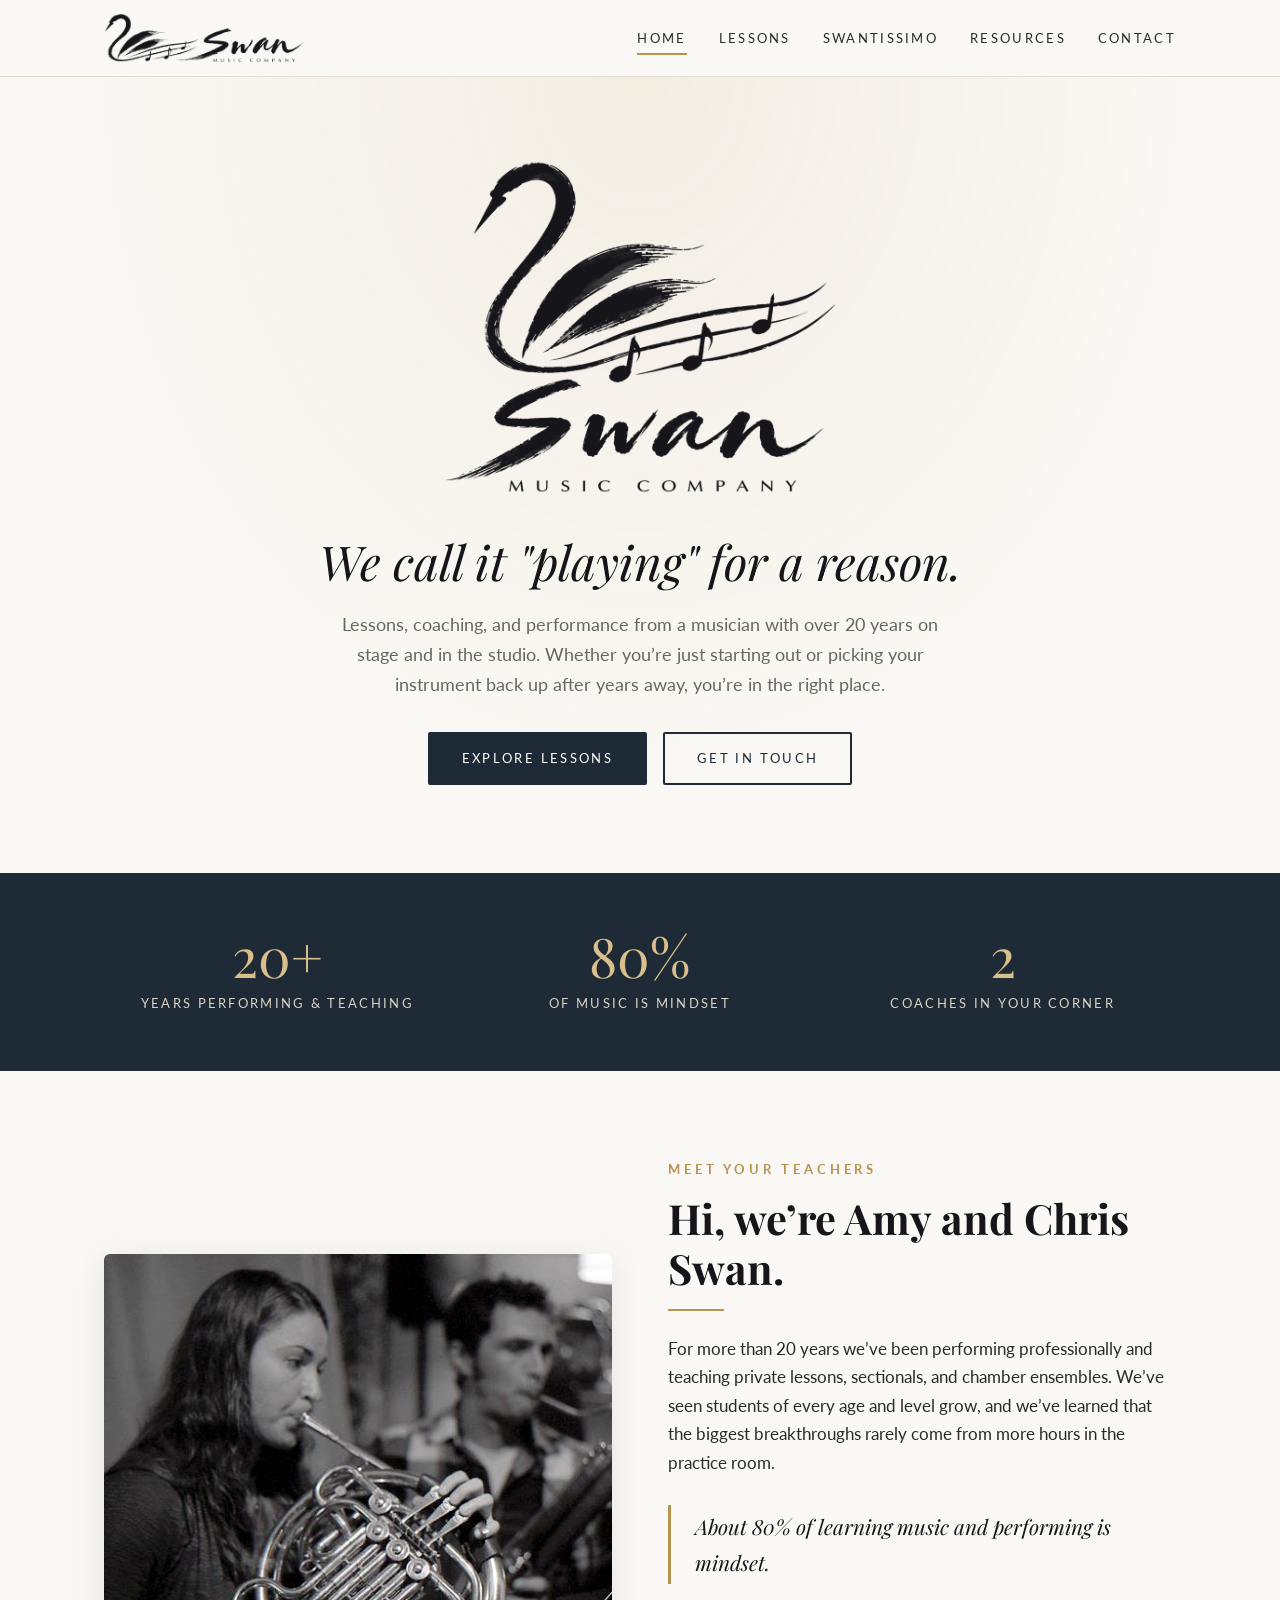
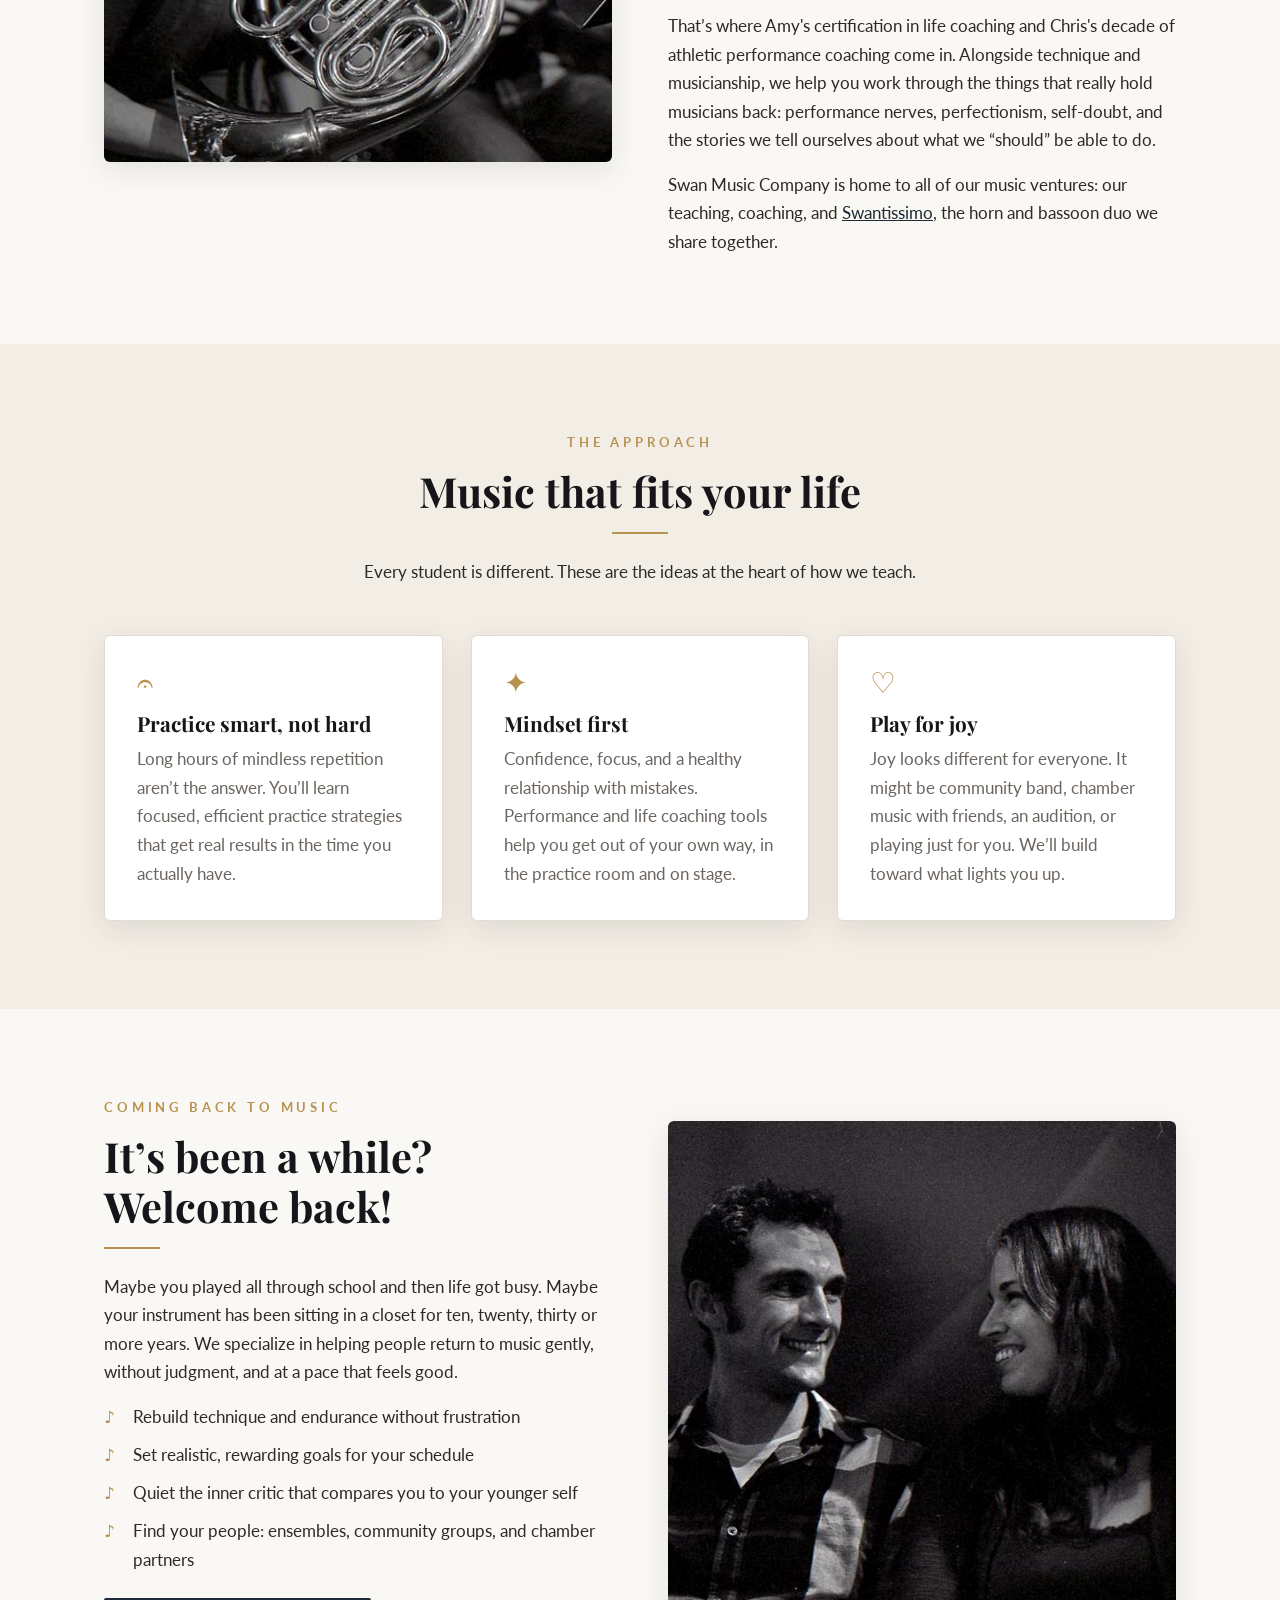
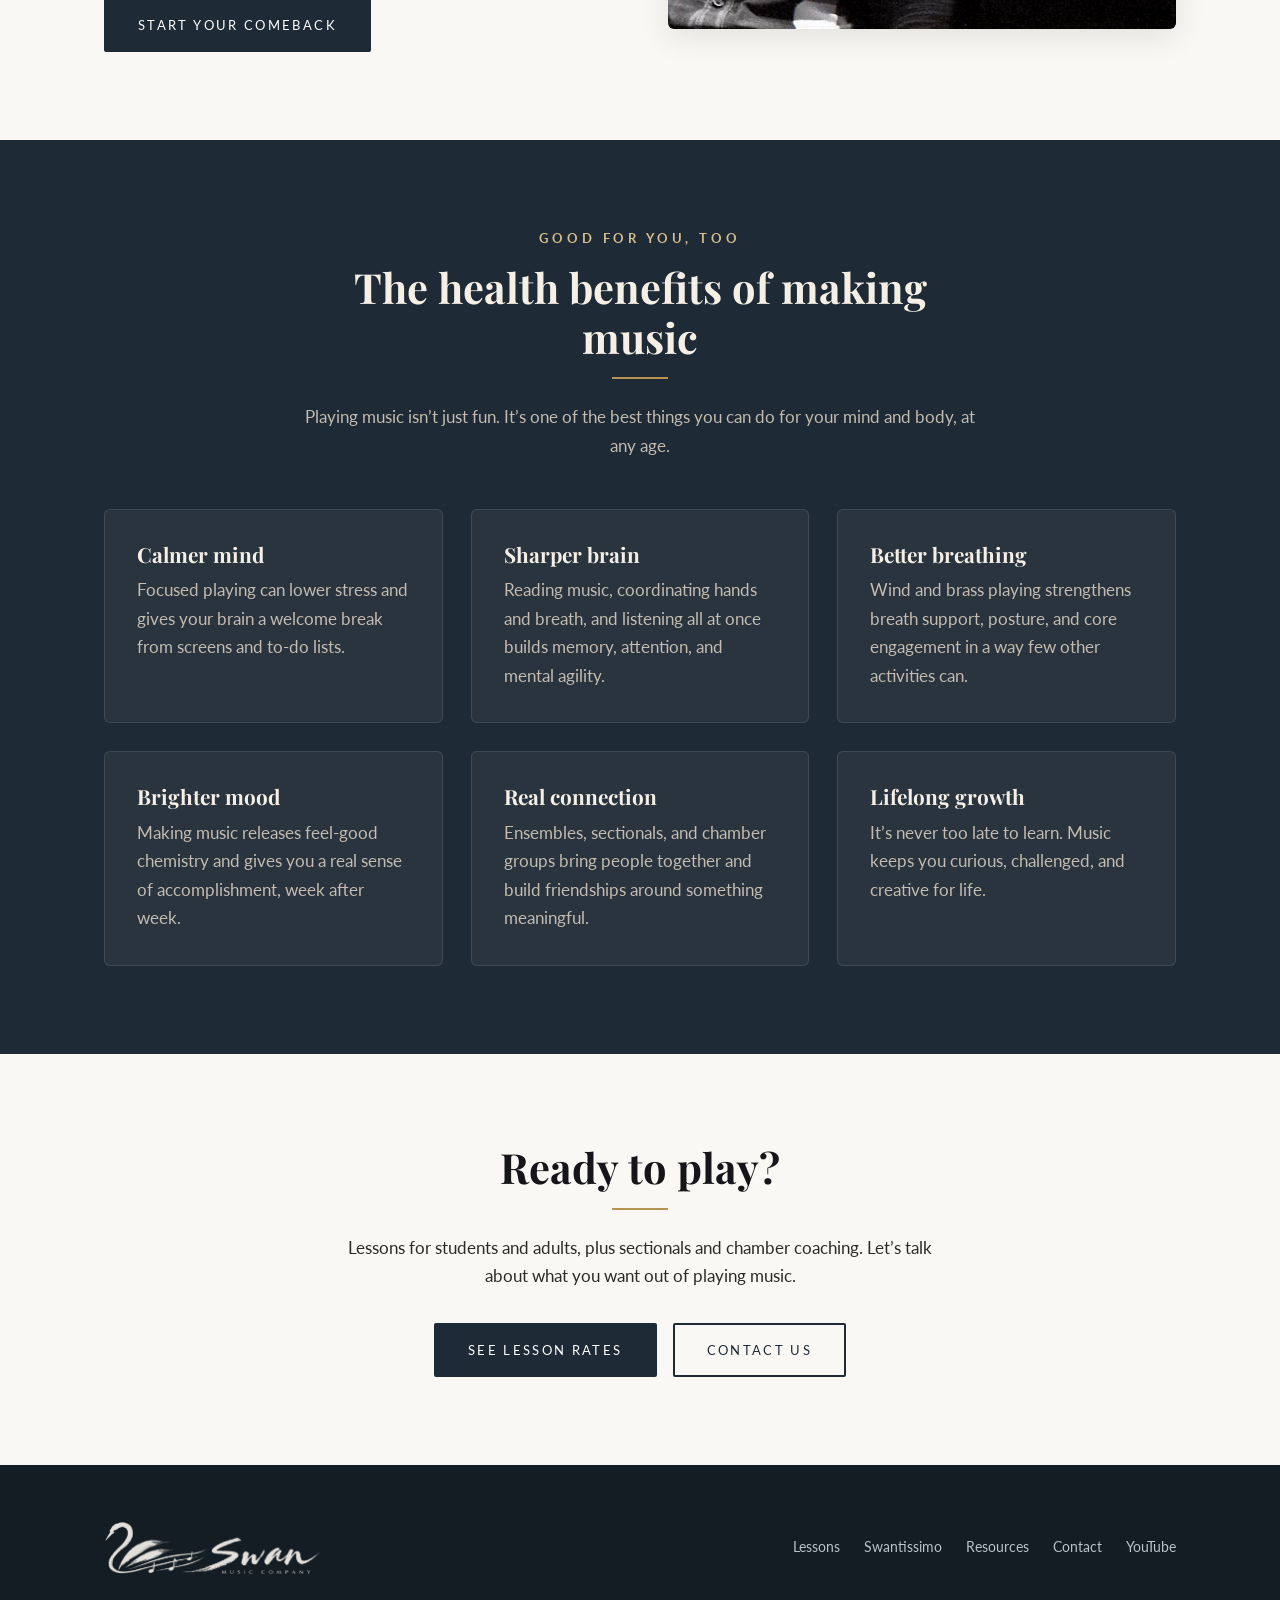
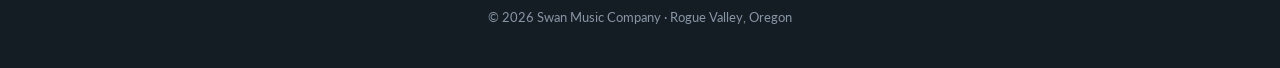
<file: index.html>
<!DOCTYPE html>
<html lang="en">
<head>
  <meta charset="UTF-8" />
  <meta name="viewport" content="width=device-width, initial-scale=1.0" />
  <title>Music Lessons &amp; Classes in the Rogue Valley | Swan Music Company</title>
  <meta name="description" content="General music classes, plus private horn, trumpet, and bassoon lessons, in Ashland, Medford, Talent, and Phoenix, Oregon." />
  <link rel="icon" type="image/png" href="images/logo-stacked.png" />
  <link rel="preconnect" href="https://fonts.googleapis.com" />
  <link rel="preconnect" href="https://fonts.gstatic.com" crossorigin />
  <link href="https://fonts.googleapis.com/css2?family=Playfair+Display:ital,wght@0,400;0,700;1,400&family=Lato:wght@300;400;700&display=swap" rel="stylesheet" />
  <link rel="stylesheet" href="css/site.css" />
</head>
<body>

  <header class="site-header">
    <div class="container">
      <a class="brand" href="index.html"><img src="images/logo-horizontal.png" alt="Swan Music Company" /></a>
      <button class="nav-toggle" aria-label="Menu" aria-expanded="false"><span></span></button>
      <ul class="nav-links">
        <li><a href="index.html" aria-current="page">Home</a></li>
        <li><a href="lessons.html">Lessons</a></li>
        <li><a href="swantissimo.html">Swantissimo</a></li>
        <li><a href="resources.html">Resources</a></li>
        <li><a href="contact.html">Contact</a></li>
      </ul>
    </div>
  </header>

  <!-- Hero -->
  <section class="hero">
    <div class="container">
      <img class="hero-logo" src="images/logo-stacked.png" alt="Swan Music Company logo: a brushstroke swan with music notes" />
      <h1>We call it "playing" for a reason.</h1>
      <p>Lessons, coaching, and performance from a musician with over 20 years on stage and in the studio. Whether you&rsquo;re just starting out or picking your instrument back up after years away, you&rsquo;re in the right place.</p>
      <div class="btn-row">
        <a href="lessons.html" class="btn">Explore Lessons</a>
        <a href="contact.html" class="btn btn-outline">Get in Touch</a>
      </div>
    </div>
  </section>

  <!-- Stats -->
  <section class="section-dark" style="padding: 3.5rem 0;">
    <div class="container stats">
      <div><div class="stat-num">20+</div><div class="stat-label">Years performing &amp; teaching</div></div>
      <div><div class="stat-num">80%</div><div class="stat-label">Of music is mindset</div></div>
      <div><div class="stat-num">2</div><div class="stat-label">Coaches in your corner</div></div>
    </div>
  </section>

  <!-- About -->
  <section class="section" id="about">
    <div class="container grid-2">
      <img class="photo" src="images/amy-horn.jpg" alt="Amy playing horn" />
      <div>
        <p class="eyebrow">Meet your teachers</p>
        <h2>Hi, we&rsquo;re Amy and Chris Swan.</h2>
        <div class="divider" style="margin-left: 0;"></div>
        <p>For more than 20 years we&rsquo;ve been performing professionally and teaching private lessons, sectionals, and chamber ensembles. We&rsquo;ve seen students of every age and level grow, and we&rsquo;ve learned that the biggest breakthroughs rarely come from more hours in the practice room.</p>
        <p class="pull">About 80% of learning music and performing is mindset.</p>
        <p>That&rsquo;s where Amy's certification in life coaching and Chris's decade of athletic performance coaching come in. Alongside technique and musicianship, we help you work through the things that really hold musicians back: performance nerves, perfectionism, self-doubt, and the stories we tell ourselves about what we &ldquo;should&rdquo; be able to do.</p>
        <p>Swan Music Company is home to all of our music ventures: our teaching, coaching, and <a href="swantissimo.html">Swantissimo</a>, the horn and bassoon duo we share together.</p>
      </div>
    </div>
  </section>

  <!-- Approach -->
  <section class="section section-warm">
    <div class="container">
      <div class="section-head">
        <p class="eyebrow">The approach</p>
        <h2>Music that fits your life</h2>
        <div class="divider"></div>
        <p>Every student is different. These are the ideas at the heart of how we teach.</p>
      </div>
      <div class="grid-3">
        <div class="card">
          <div class="icon">𝄐</div>
          <h3>Practice smart, not hard</h3>
          <p>Long hours of mindless repetition aren&rsquo;t the answer. You&rsquo;ll learn focused, efficient practice strategies that get real results in the time you actually have.</p>
        </div>
        <div class="card">
          <div class="icon">✦</div>
          <h3>Mindset first</h3>
          <p>Confidence, focus, and a healthy relationship with mistakes. Performance and life coaching tools help you get out of your own way, in the practice room and on stage.</p>
        </div>
        <div class="card">
          <div class="icon">♡</div>
          <h3>Play for joy</h3>
          <p>Joy looks different for everyone. It might be community band, chamber music with friends, an audition, or playing just for you. We&rsquo;ll build toward what lights you up.</p>
        </div>
      </div>
    </div>
  </section>

  <!-- Returning musicians -->
  <section class="section">
    <div class="container grid-2">
      <div>
        <p class="eyebrow">Coming back to music</p>
        <h2>It&rsquo;s been a while?<br />Welcome back!</h2>
        <div class="divider" style="margin-left: 0;"></div>
        <p>Maybe you played all through school and then life got busy. Maybe your instrument has been sitting in a closet for ten, twenty, thirty or more years. We specialize in helping people return to music gently, without judgment, and at a pace that feels good.</p>
        <ul class="checklist">
          <li>Rebuild technique and endurance without frustration</li>
          <li>Set realistic, rewarding goals for your schedule</li>
          <li>Quiet the inner critic that compares you to your younger self</li>
          <li>Find your people: ensembles, community groups, and chamber partners</li>
        </ul>
        <a href="contact.html" class="btn">Start Your Comeback</a>
      </div>
      <img class="photo" src="images/swantissimo-portrait.jpg" alt="Amy and her husband smiling together" />
    </div>
  </section>

  <!-- Health -->
  <section class="section section-dark">
    <div class="container">
      <div class="section-head">
        <p class="eyebrow" style="color: var(--brass-light);">Good for you, too</p>
        <h2>The health benefits of making music</h2>
        <div class="divider"></div>
        <p style="color:#c4bcb0;">Playing music isn&rsquo;t just fun. It&rsquo;s one of the best things you can do for your mind and body, at any age.</p>
      </div>
      <div class="grid-3">
        <div class="card">
          <h3>Calmer mind</h3>
          <p>Focused playing can lower stress and gives your brain a welcome break from screens and to-do lists.</p>
        </div>
        <div class="card">
          <h3>Sharper brain</h3>
          <p>Reading music, coordinating hands and breath, and listening all at once builds memory, attention, and mental agility.</p>
        </div>
        <div class="card">
          <h3>Better breathing</h3>
          <p>Wind and brass playing strengthens breath support, posture, and core engagement in a way few other activities can.</p>
        </div>
        <div class="card">
          <h3>Brighter mood</h3>
          <p>Making music releases feel-good chemistry and gives you a real sense of accomplishment, week after week.</p>
        </div>
        <div class="card">
          <h3>Real connection</h3>
          <p>Ensembles, sectionals, and chamber groups bring people together and build friendships around something meaningful.</p>
        </div>
        <div class="card">
          <h3>Lifelong growth</h3>
          <p>It&rsquo;s never too late to learn. Music keeps you curious, challenged, and creative for life.</p>
        </div>
      </div>
    </div>
  </section>

  <!-- CTA -->
  <section class="section cta">
    <div class="container">
      <h2>Ready to play?</h2>
      <div class="divider"></div>
      <p>Lessons for students and adults, plus sectionals and chamber coaching. Let&rsquo;s talk about what you want out of playing music.</p>
      <div class="btn-row">
        <a href="lessons.html" class="btn">See Lesson Rates</a>
        <a href="contact.html" class="btn btn-outline">Contact Us</a>
      </div>
    </div>
  </section>

  <footer class="site-footer">
    <div class="container">
      <div class="footer-inner">
        <img src="images/logo-horizontal-white.png" alt="Swan Music Company" />
        <ul class="footer-links">
          <li><a href="lessons.html">Lessons</a></li>
          <li><a href="swantissimo.html">Swantissimo</a></li>
          <li><a href="resources.html">Resources</a></li>
          <li><a href="contact.html">Contact</a></li>
          <li><a href="https://www.youtube.com/@swanmusiccompany" target="_blank" rel="noopener noreferrer">YouTube</a></li>
        </ul>
      </div>
      <p class="copyright">&copy; <span data-year>2026</span> Swan Music Company &middot; Rogue Valley, Oregon</p>
    </div>
  </footer>

  <script src="js/site.js"></script>
</body>
</html>
</file>
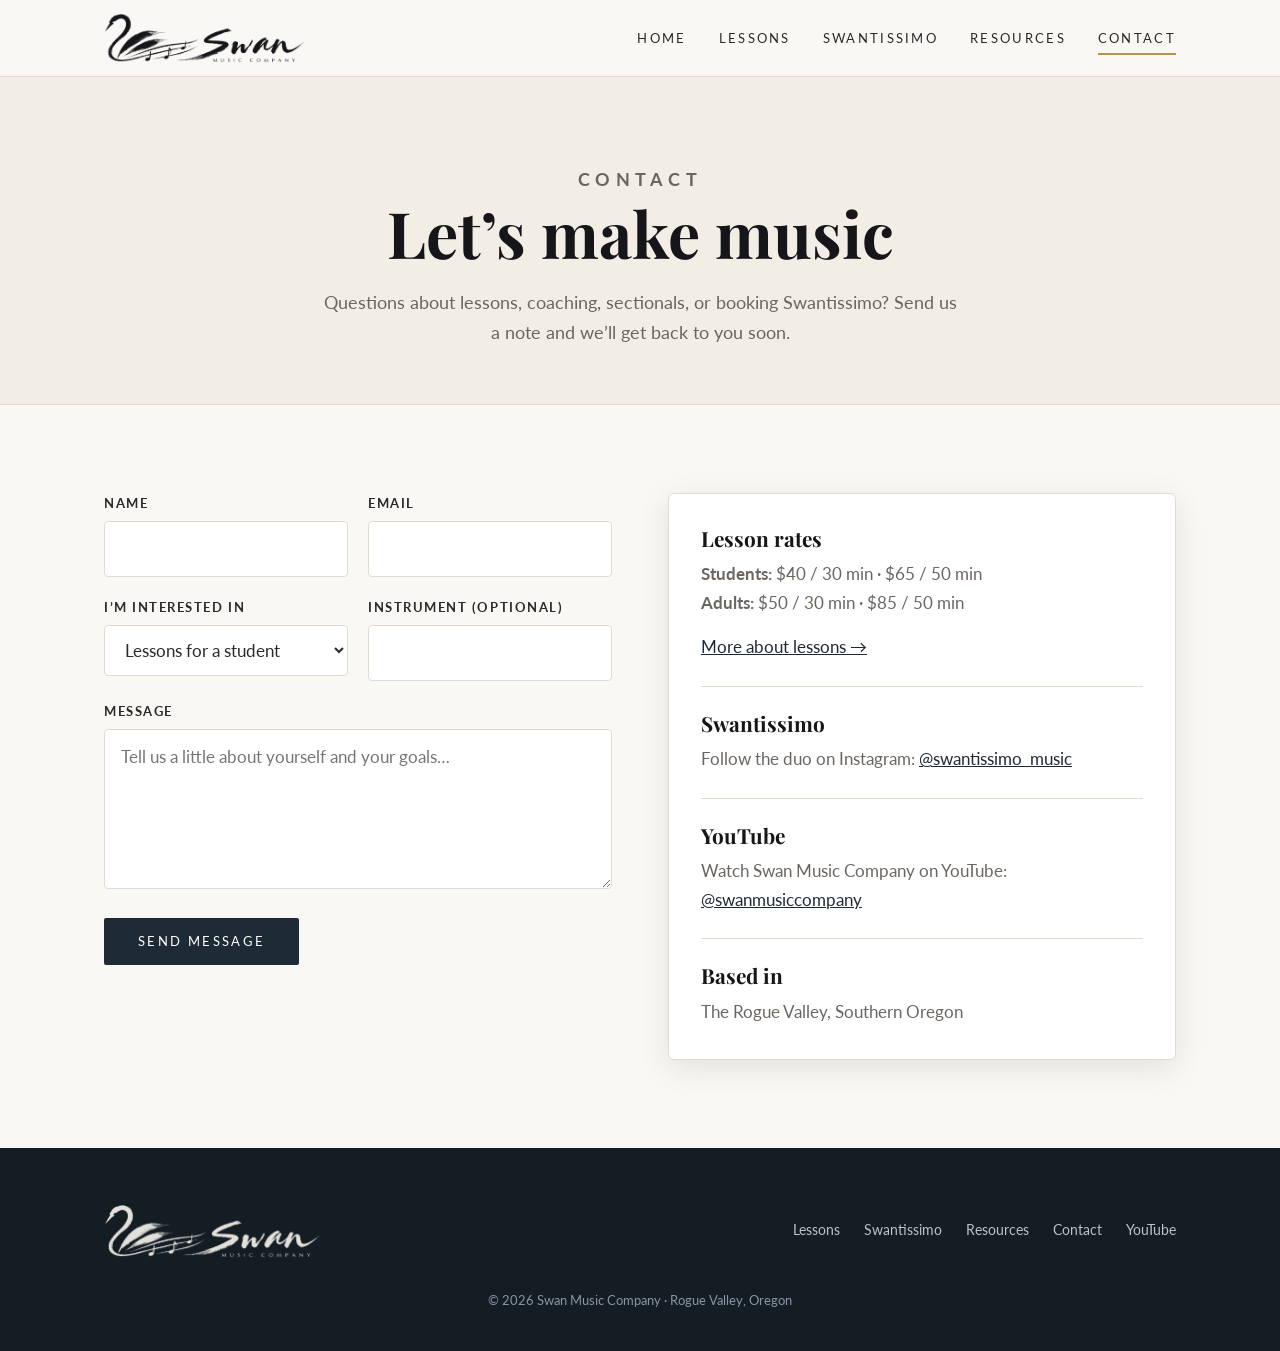
<file: contact.html>
<!DOCTYPE html>
<html lang="en">
<head>
  <meta charset="UTF-8" />
  <meta name="viewport" content="width=device-width, initial-scale=1.0" />
  <title>Contact | Swan Music Company in the Rogue Valley</title>
  <meta name="description" content="Ask about general music classes and horn, trumpet, and bassoon lessons in Ashland, Medford, Talent, and Phoenix, Oregon." />
  <link rel="icon" type="image/png" href="images/logo-stacked.png" />
  <link rel="preconnect" href="https://fonts.googleapis.com" />
  <link rel="preconnect" href="https://fonts.gstatic.com" crossorigin />
  <link href="https://fonts.googleapis.com/css2?family=Playfair+Display:ital,wght@0,400;0,700;1,400&family=Lato:wght@300;400;700&display=swap" rel="stylesheet" />
  <link rel="stylesheet" href="css/site.css" />
</head>
<body>

  <header class="site-header">
    <div class="container">
      <a class="brand" href="index.html"><img src="images/logo-horizontal.png" alt="Swan Music Company" /></a>
      <button class="nav-toggle" aria-label="Menu" aria-expanded="false"><span></span></button>
      <ul class="nav-links">
        <li><a href="index.html">Home</a></li>
        <li><a href="lessons.html">Lessons</a></li>
        <li><a href="swantissimo.html">Swantissimo</a></li>
        <li><a href="resources.html">Resources</a></li>
        <li><a href="contact.html" aria-current="page">Contact</a></li>
      </ul>
    </div>
  </header>

  <section class="page-hero">
    <div class="container">
      <p class="eyebrow">Contact</p>
      <h1>Let&rsquo;s make music</h1>
      <p>Questions about lessons, coaching, sectionals, or booking Swantissimo? Send us a note and we&rsquo;ll get back to you soon.</p>
    </div>
  </section>

  <section class="section">
    <div class="container grid-2" style="align-items: start;">
      <div>
        <form class="form" id="contact-form" action="https://formsubmit.co/play@swanmusiccompany.com" method="POST">
          <input type="hidden" name="_subject" value="New message from the Swan Music Company website" />
          <input type="hidden" name="_captcha" value="false" />
          <input type="hidden" name="_template" value="box" />
          <input type="text" name="_gotcha" style="display: none;" tabindex="-1" autocomplete="off" />
          <div class="form-row">
            <div>
              <label for="name">Name</label>
              <input id="name" name="name" type="text" required autocomplete="name" />
            </div>
            <div>
              <label for="email">Email</label>
              <input id="email" name="email" type="email" required autocomplete="email" />
            </div>
          </div>
          <div class="form-row">
            <div>
              <label for="type">I&rsquo;m interested in</label>
              <select id="type" name="interest">
                <option value="student">Lessons for a student</option>
                <option value="adult">Lessons for an adult</option>
                <option value="returning">Getting back into music</option>
                <option value="mindset">Performance mindset coaching</option>
                <option value="group">Sectionals or chamber coaching</option>
                <option value="swantissimo">Booking Swantissimo</option>
                <option value="other">Something else</option>
              </select>
            </div>
            <div>
              <label for="instrument">Instrument (optional)</label>
              <input id="instrument" name="instrument" type="text" />
            </div>
          </div>
          <div>
            <label for="message">Message</label>
            <textarea id="message" name="message" required placeholder="Tell us a little about yourself and your goals&hellip;"></textarea>
          </div>
          <div>
            <button type="submit" class="btn">Send Message</button>
          </div>
          <p class="form-status" id="form-status" role="status"></p>
        </form>
      </div>

      <div class="card">
        <h3>Lesson rates</h3>
        <p><strong>Students:</strong> $40 / 30 min &middot; $65 / 50 min<br />
           <strong>Adults:</strong> $50 / 30 min &middot; $85 / 50 min</p>
        <p><a href="lessons.html">More about lessons &rarr;</a></p>
        <hr style="border: 0; border-top: 1px solid var(--line); margin: 1.5rem 0;" />
        <h3>Swantissimo</h3>
        <p>Follow the duo on Instagram: <a href="https://www.instagram.com/swantissimo_music/" target="_blank" rel="noopener noreferrer">@swantissimo_music</a></p>
        <hr style="border: 0; border-top: 1px solid var(--line); margin: 1.5rem 0;" />
        <h3>YouTube</h3>
        <p>Watch Swan Music Company on YouTube: <a href="https://www.youtube.com/@swanmusiccompany" target="_blank" rel="noopener noreferrer">@swanmusiccompany</a></p>
        <hr style="border: 0; border-top: 1px solid var(--line); margin: 1.5rem 0;" />
        <h3>Based in</h3>
        <p>The Rogue Valley, Southern Oregon</p>
      </div>
    </div>
  </section>

  <footer class="site-footer">
    <div class="container">
      <div class="footer-inner">
        <img src="images/logo-horizontal-white.png" alt="Swan Music Company" />
        <ul class="footer-links">
          <li><a href="lessons.html">Lessons</a></li>
          <li><a href="swantissimo.html">Swantissimo</a></li>
          <li><a href="resources.html">Resources</a></li>
          <li><a href="contact.html">Contact</a></li>
          <li><a href="https://www.youtube.com/@swanmusiccompany" target="_blank" rel="noopener noreferrer">YouTube</a></li>
        </ul>
      </div>
      <p class="copyright">&copy; <span data-year>2026</span> Swan Music Company &middot; Rogue Valley, Oregon</p>
    </div>
  </footer>

  <script src="js/site.js"></script>
  <script>
    // Pre-select the interest from links like contact.html?type=adult
    const type = new URLSearchParams(location.search).get('type');
    const select = document.getElementById('type');
    if (type && select.querySelector(`option[value="${type}"]`)) select.value = type;

    // Send without leaving the page
    const form = document.getElementById('contact-form');
    const status = document.getElementById('form-status');
    form.addEventListener('submit', async (e) => {
      e.preventDefault();
      status.textContent = 'Sending…';
      try {
        const res = await fetch(form.action, {
          method: 'POST',
          body: new FormData(form),
          headers: { Accept: 'application/json' }
        });
        if (!res.ok) throw new Error();
        form.reset();
        status.textContent = 'Thank you! Your message is on its way. We’ll be in touch soon.';
      } catch {
        status.textContent = 'Sorry, something went wrong. Please try again in a moment.';
      }
    });
  </script>
</body>
</html>
</file>
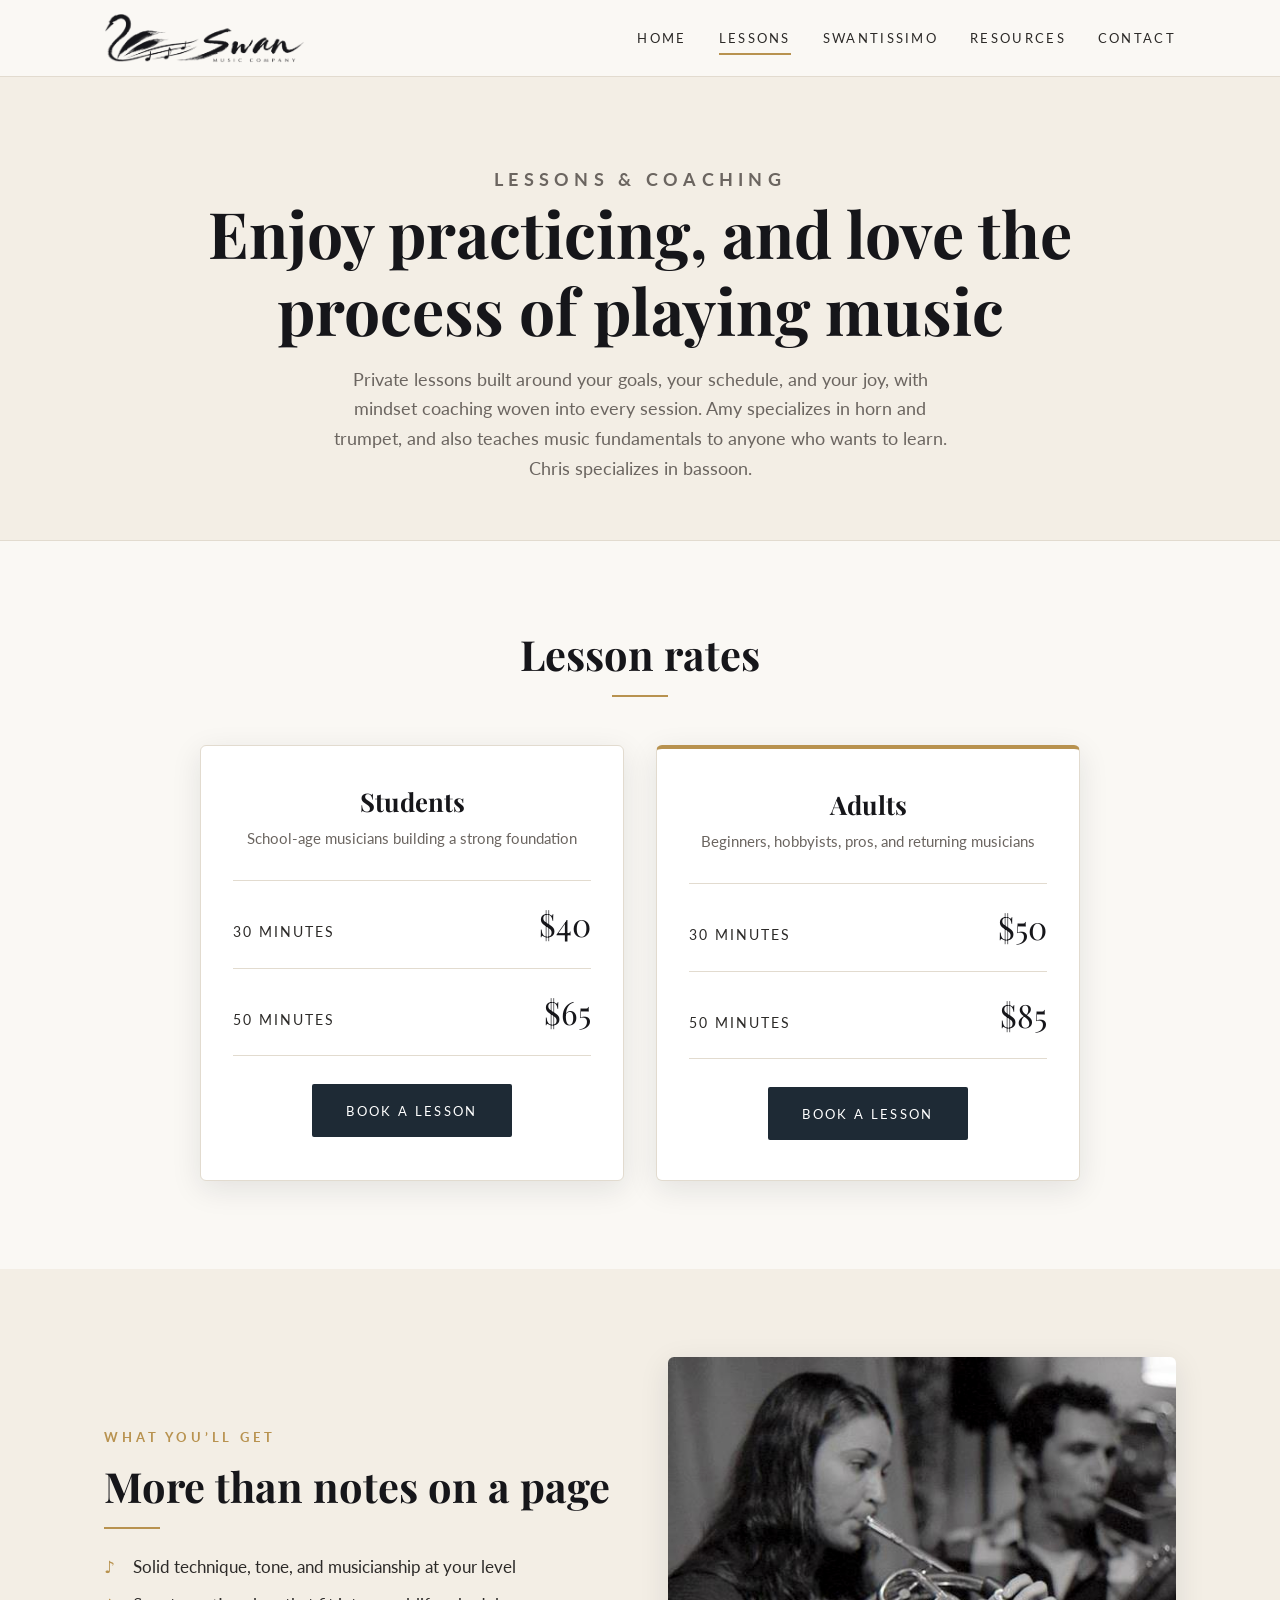
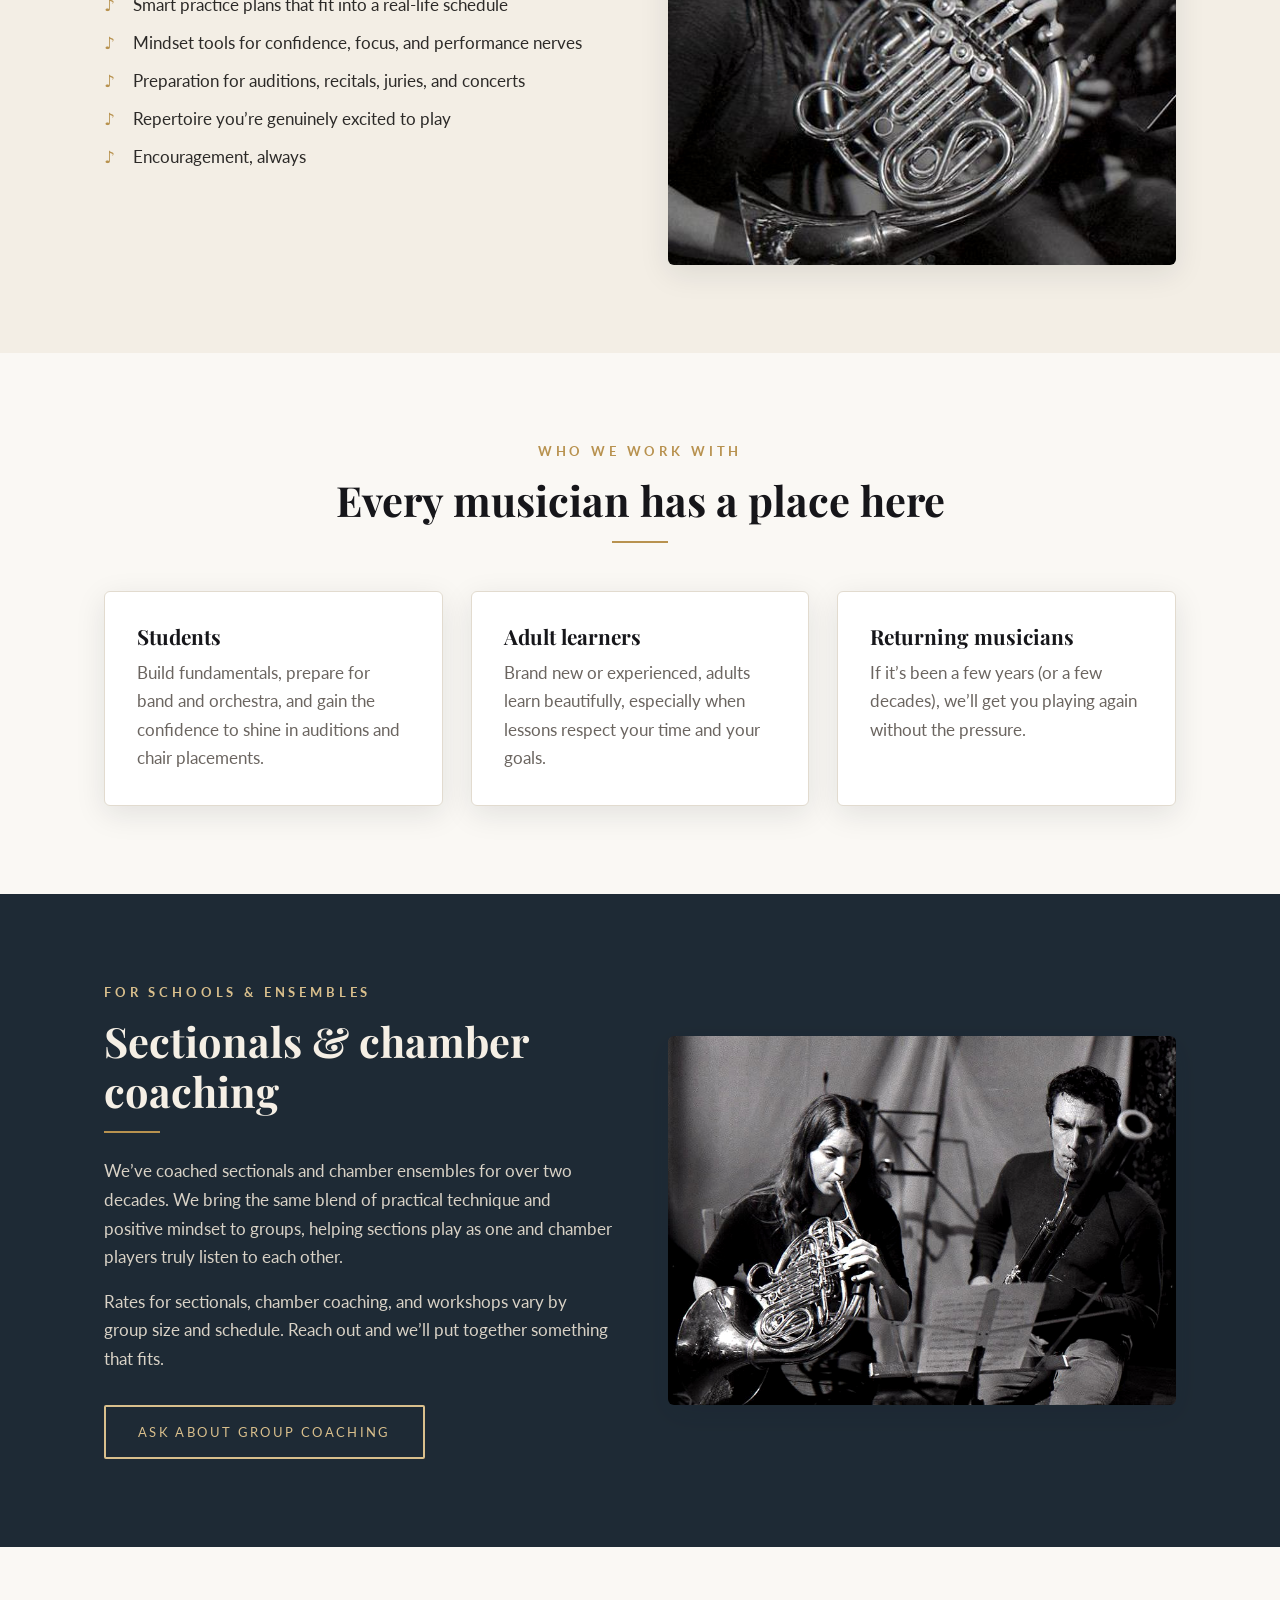
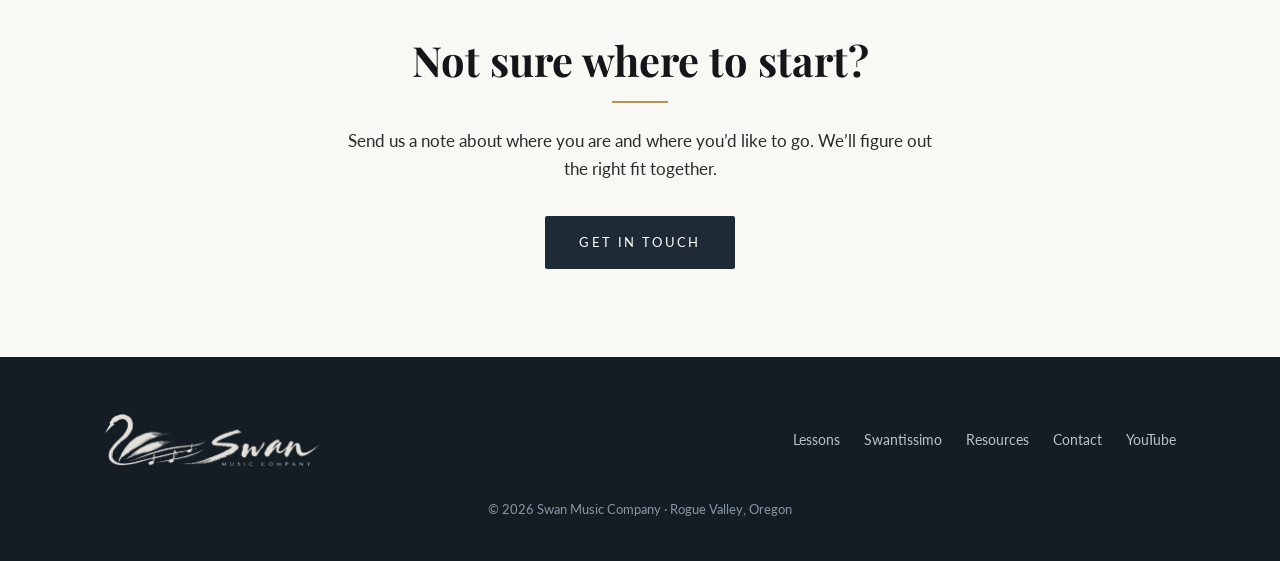
<file: lessons.html>
<!DOCTYPE html>
<html lang="en">
<head>
  <meta charset="UTF-8" />
  <meta name="viewport" content="width=device-width, initial-scale=1.0" />
  <title>Lessons &amp; General Music Classes | Rogue Valley</title>
  <meta name="description" content="General music classes and private horn, trumpet, and bassoon lessons for students and adults in Ashland, Medford, Talent, and Phoenix, Oregon." />
  <link rel="icon" type="image/png" href="images/logo-stacked.png" />
  <link rel="preconnect" href="https://fonts.googleapis.com" />
  <link rel="preconnect" href="https://fonts.gstatic.com" crossorigin />
  <link href="https://fonts.googleapis.com/css2?family=Playfair+Display:ital,wght@0,400;0,700;1,400&family=Lato:wght@300;400;700&display=swap" rel="stylesheet" />
  <link rel="stylesheet" href="css/site.css" />
</head>
<body>

  <header class="site-header">
    <div class="container">
      <a class="brand" href="index.html"><img src="images/logo-horizontal.png" alt="Swan Music Company" /></a>
      <button class="nav-toggle" aria-label="Menu" aria-expanded="false"><span></span></button>
      <ul class="nav-links">
        <li><a href="index.html">Home</a></li>
        <li><a href="lessons.html" aria-current="page">Lessons</a></li>
        <li><a href="swantissimo.html">Swantissimo</a></li>
        <li><a href="resources.html">Resources</a></li>
        <li><a href="contact.html">Contact</a></li>
      </ul>
    </div>
  </header>

  <section class="page-hero">
    <div class="container">
      <p class="eyebrow">Lessons &amp; coaching</p>
      <h1>Enjoy practicing, and love the process of playing music</h1>
      <p>Private lessons built around your goals, your schedule, and your joy, with mindset coaching woven into every session. Amy specializes in horn and trumpet, and also teaches music fundamentals to anyone who wants to learn. Chris specializes in bassoon.</p>
    </div>
  </section>

  <!-- Pricing -->
  <section class="section">
    <div class="container">
      <div class="section-head">
        <h2>Lesson rates</h2>
        <div class="divider"></div>
      </div>
      <div class="pricing">
        <div class="card price-card">
          <h3>Students</h3>
          <p class="who">School-age musicians building a strong foundation</p>
          <div class="price-row"><span class="len">30 minutes</span><span class="amt">$40</span></div>
          <div class="price-row"><span class="len">50 minutes</span><span class="amt">$65</span></div>
          <a href="contact.html?type=student" class="btn">Book a Lesson</a>
        </div>
        <div class="card price-card featured">
          <h3>Adults</h3>
          <p class="who">Beginners, hobbyists, pros, and returning musicians</p>
          <div class="price-row"><span class="len">30 minutes</span><span class="amt">$50</span></div>
          <div class="price-row"><span class="len">50 minutes</span><span class="amt">$85</span></div>
          <a href="contact.html?type=adult" class="btn">Book a Lesson</a>
        </div>
      </div>
    </div>
  </section>

  <!-- What's included -->
  <section class="section section-warm">
    <div class="container grid-2">
      <div>
        <p class="eyebrow">What you&rsquo;ll get</p>
        <h2>More than notes on a page</h2>
        <div class="divider" style="margin-left: 0;"></div>
        <ul class="checklist">
          <li>Solid technique, tone, and musicianship at your level</li>
          <li>Smart practice plans that fit into a real-life schedule</li>
          <li>Mindset tools for confidence, focus, and performance nerves</li>
          <li>Preparation for auditions, recitals, juries, and concerts</li>
          <li>Repertoire you&rsquo;re genuinely excited to play</li>
          <li>Encouragement, always</li>
        </ul>
      </div>
      <img class="photo" src="images/amy-horn.jpg" alt="Amy playing horn" />
    </div>
  </section>

  <!-- Who it's for -->
  <section class="section">
    <div class="container">
      <div class="section-head">
        <p class="eyebrow">Who we work with</p>
        <h2>Every musician has a place here</h2>
        <div class="divider"></div>
      </div>
      <div class="grid-3">
        <div class="card">
          <h3>Students</h3>
          <p>Build fundamentals, prepare for band and orchestra, and gain the confidence to shine in auditions and chair placements.</p>
        </div>
        <div class="card">
          <h3>Adult learners</h3>
          <p>Brand new or experienced, adults learn beautifully, especially when lessons respect your time and your goals.</p>
        </div>
        <div class="card">
          <h3>Returning musicians</h3>
          <p>If it&rsquo;s been a few years (or a few decades), we&rsquo;ll get you playing again without the pressure.</p>
        </div>
      </div>
    </div>
  </section>

  <!-- Groups -->
  <section class="section section-dark">
    <div class="container grid-2">
      <div>
        <p class="eyebrow" style="color: var(--brass-light);">For schools &amp; ensembles</p>
        <h2>Sectionals &amp; chamber coaching</h2>
        <div class="divider" style="margin-left: 0;"></div>
        <p>We&rsquo;ve coached sectionals and chamber ensembles for over two decades. We bring the same blend of practical technique and positive mindset to groups, helping sections play as one and chamber players truly listen to each other.</p>
        <p>Rates for sectionals, chamber coaching, and workshops vary by group size and schedule. Reach out and we&rsquo;ll put together something that fits.</p>
        <a href="contact.html?type=group" class="btn btn-light" style="margin-top: 1rem;">Ask About Group Coaching</a>
      </div>
      <img class="photo" src="images/swantissimo-performing.jpg" alt="Horn and bassoon chamber music rehearsal" />
    </div>
  </section>

  <!-- CTA -->
  <section class="section cta">
    <div class="container">
      <h2>Not sure where to start?</h2>
      <div class="divider"></div>
      <p>Send us a note about where you are and where you&rsquo;d like to go. We&rsquo;ll figure out the right fit together.</p>
      <div class="btn-row"><a href="contact.html" class="btn">Get in Touch</a></div>
    </div>
  </section>

  <footer class="site-footer">
    <div class="container">
      <div class="footer-inner">
        <img src="images/logo-horizontal-white.png" alt="Swan Music Company" />
        <ul class="footer-links">
          <li><a href="lessons.html">Lessons</a></li>
          <li><a href="swantissimo.html">Swantissimo</a></li>
          <li><a href="resources.html">Resources</a></li>
          <li><a href="contact.html">Contact</a></li>
          <li><a href="https://www.youtube.com/@swanmusiccompany" target="_blank" rel="noopener noreferrer">YouTube</a></li>
        </ul>
      </div>
      <p class="copyright">&copy; <span data-year>2026</span> Swan Music Company &middot; Rogue Valley, Oregon</p>
    </div>
  </footer>

  <script src="js/site.js"></script>
</body>
</html>
</file>
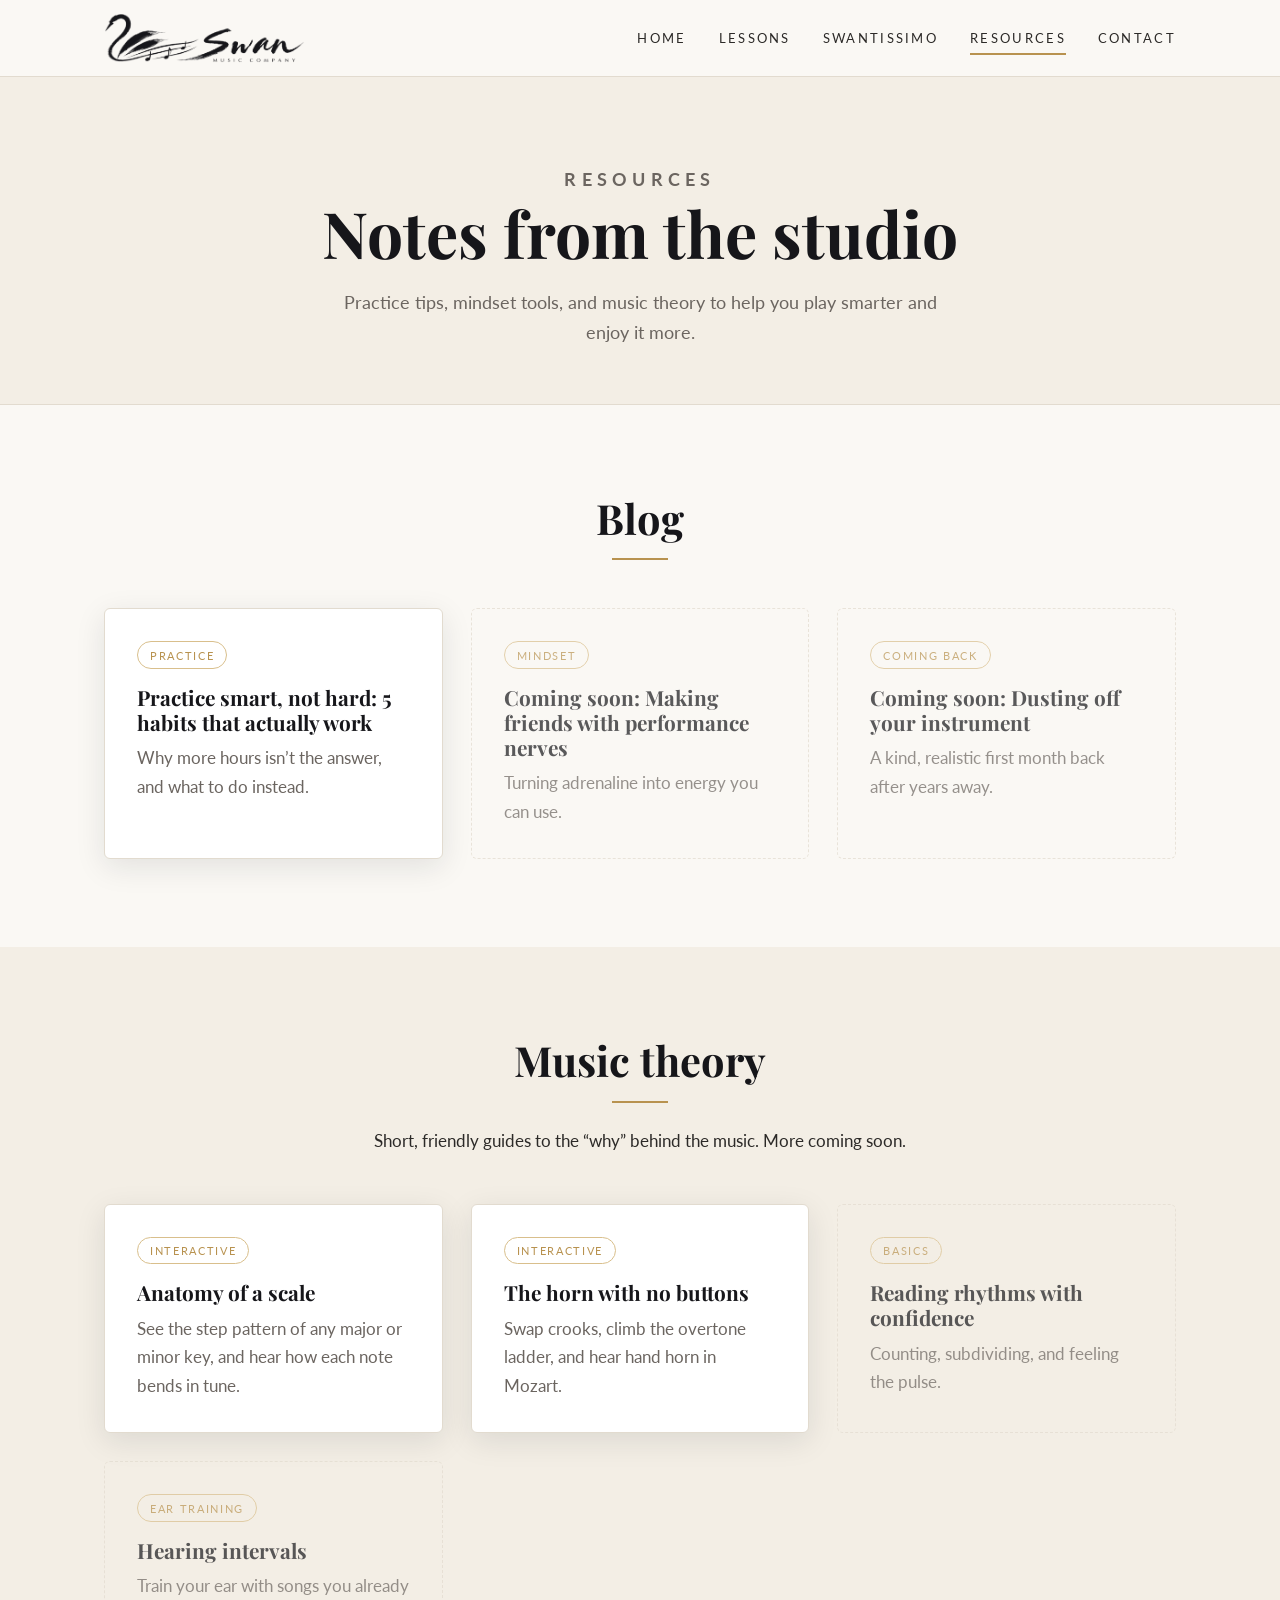
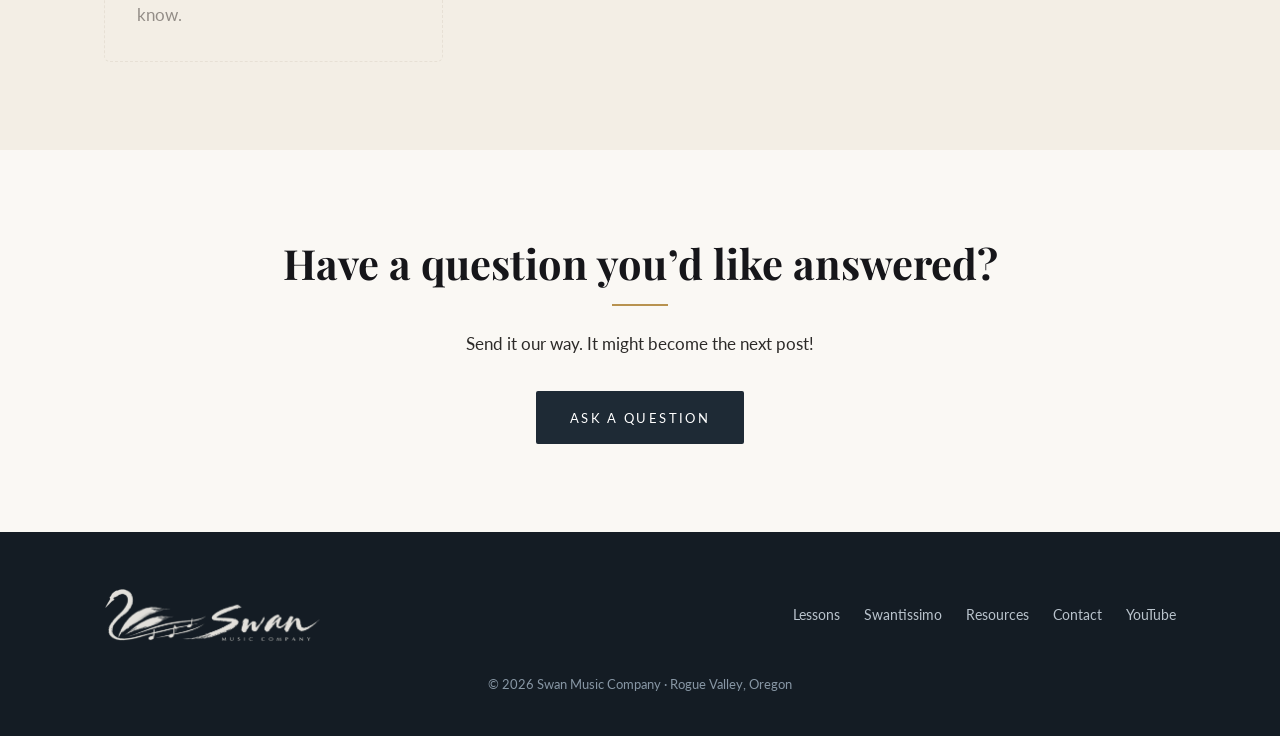
<file: resources.html>
<!DOCTYPE html>
<html lang="en">
<head>
  <meta charset="UTF-8" />
  <meta name="viewport" content="width=device-width, initial-scale=1.0" />
  <title>Resources | Swan Music Company</title>
  <meta name="description" content="Blog posts, practice tips, and music theory resources from Swan Music Company." />
  <link rel="icon" type="image/png" href="images/logo-stacked.png" />
  <link rel="preconnect" href="https://fonts.googleapis.com" />
  <link rel="preconnect" href="https://fonts.gstatic.com" crossorigin />
  <link href="https://fonts.googleapis.com/css2?family=Playfair+Display:ital,wght@0,400;0,700;1,400&family=Lato:wght@300;400;700&display=swap" rel="stylesheet" />
  <link rel="stylesheet" href="css/site.css" />
</head>
<body>

  <header class="site-header">
    <div class="container">
      <a class="brand" href="index.html"><img src="images/logo-horizontal.png" alt="Swan Music Company" /></a>
      <button class="nav-toggle" aria-label="Menu" aria-expanded="false"><span></span></button>
      <ul class="nav-links">
        <li><a href="index.html">Home</a></li>
        <li><a href="lessons.html">Lessons</a></li>
        <li><a href="swantissimo.html">Swantissimo</a></li>
        <li><a href="resources.html" aria-current="page">Resources</a></li>
        <li><a href="contact.html">Contact</a></li>
      </ul>
    </div>
  </header>

  <section class="page-hero">
    <div class="container">
      <p class="eyebrow">Resources</p>
      <h1>Notes from the studio</h1>
      <p>Practice tips, mindset tools, and music theory to help you play smarter and enjoy it more.</p>
    </div>
  </section>

  <!-- Blog -->
  <section class="section" id="blog">
    <div class="container">
      <div class="section-head">
        <h2>Blog</h2>
        <div class="divider"></div>
      </div>
      <div class="grid-3">
        <!--
          To add a new post:
          1. Copy resources/post-template.html, rename it, and write your post.
          2. Copy one of the <a class="card post-card"> blocks below and update the link, tag, title, and summary.
        -->
        <a class="card post-card" href="resources/practice-smart-not-hard.html">
          <span class="tag">Practice</span>
          <h3>Practice smart, not hard: 5 habits that actually work</h3>
          <p>Why more hours isn&rsquo;t the answer, and what to do instead.</p>
        </a>
        <div class="card post-card soon">
          <span class="tag">Mindset</span>
          <h3>Coming soon: Making friends with performance nerves</h3>
          <p>Turning adrenaline into energy you can use.</p>
        </div>
        <div class="card post-card soon">
          <span class="tag">Coming back</span>
          <h3>Coming soon: Dusting off your instrument</h3>
          <p>A kind, realistic first month back after years away.</p>
        </div>
      </div>
    </div>
  </section>

  <!-- Theory -->
  <section class="section section-warm" id="theory">
    <div class="container">
      <div class="section-head">
        <h2>Music theory</h2>
        <div class="divider"></div>
        <p>Short, friendly guides to the &ldquo;why&rdquo; behind the music. More coming soon.</p>
      </div>
      <div class="grid-3">
        <a class="card post-card" href="resources/anatomy-of-a-scale.html">
          <span class="tag">Interactive</span>
          <h3>Anatomy of a scale</h3>
          <p>See the step pattern of any major or minor key, and hear how each note bends in tune.</p>
        </a>
        <a class="card post-card" href="resources/natural-horn.html">
          <span class="tag">Interactive</span>
          <h3>The horn with no buttons</h3>
          <p>Swap crooks, climb the overtone ladder, and hear hand horn in Mozart.</p>
        </a>
        <div class="card post-card soon">
          <span class="tag">Basics</span>
          <h3>Reading rhythms with confidence</h3>
          <p>Counting, subdividing, and feeling the pulse.</p>
        </div>
        <div class="card post-card soon">
          <span class="tag">Ear training</span>
          <h3>Hearing intervals</h3>
          <p>Train your ear with songs you already know.</p>
        </div>
      </div>
    </div>
  </section>

  <section class="section cta">
    <div class="container">
      <h2>Have a question you&rsquo;d like answered?</h2>
      <div class="divider"></div>
      <p>Send it our way. It might become the next post!</p>
      <div class="btn-row"><a href="contact.html" class="btn">Ask a Question</a></div>
    </div>
  </section>

  <footer class="site-footer">
    <div class="container">
      <div class="footer-inner">
        <img src="images/logo-horizontal-white.png" alt="Swan Music Company" />
        <ul class="footer-links">
          <li><a href="lessons.html">Lessons</a></li>
          <li><a href="swantissimo.html">Swantissimo</a></li>
          <li><a href="resources.html">Resources</a></li>
          <li><a href="contact.html">Contact</a></li>
          <li><a href="https://www.youtube.com/@swanmusiccompany" target="_blank" rel="noopener noreferrer">YouTube</a></li>
        </ul>
      </div>
      <p class="copyright">&copy; <span data-year>2026</span> Swan Music Company &middot; Rogue Valley, Oregon</p>
    </div>
  </footer>

  <script src="js/site.js"></script>
</body>
</html>
</file>
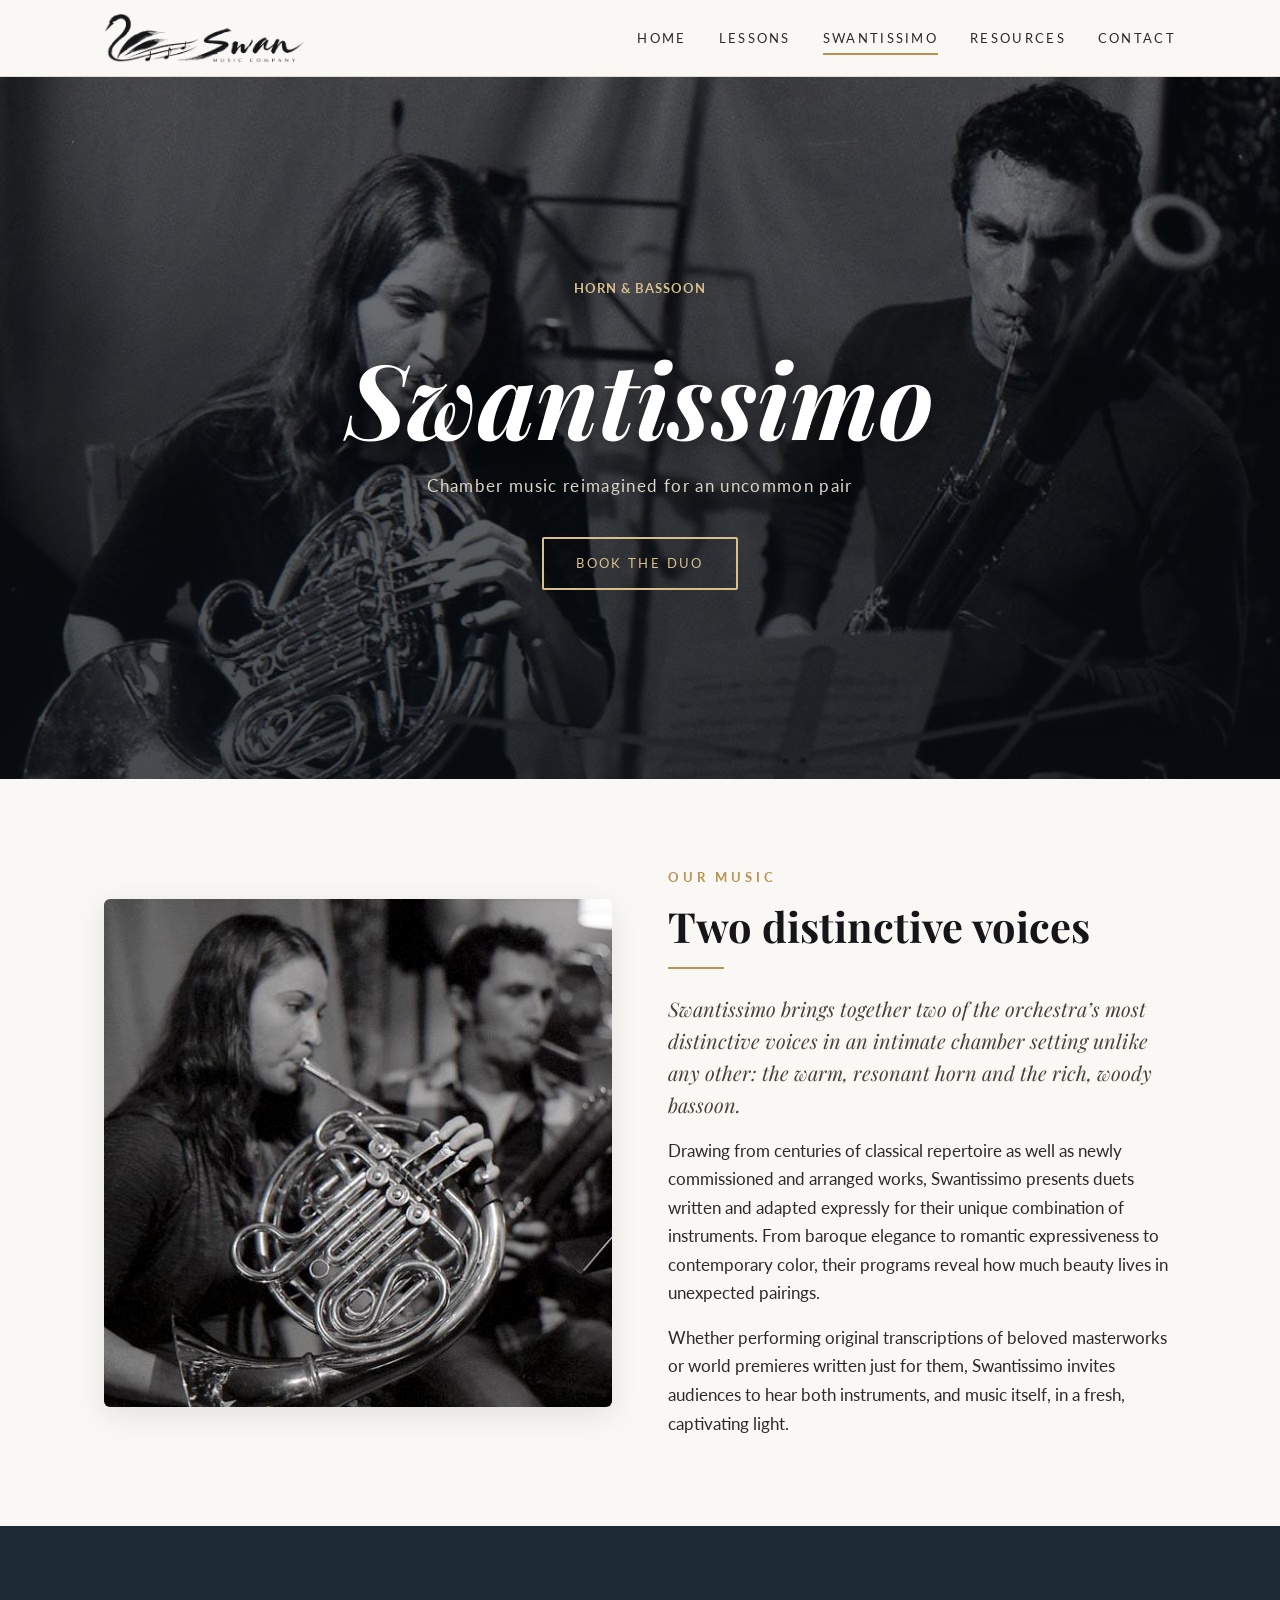
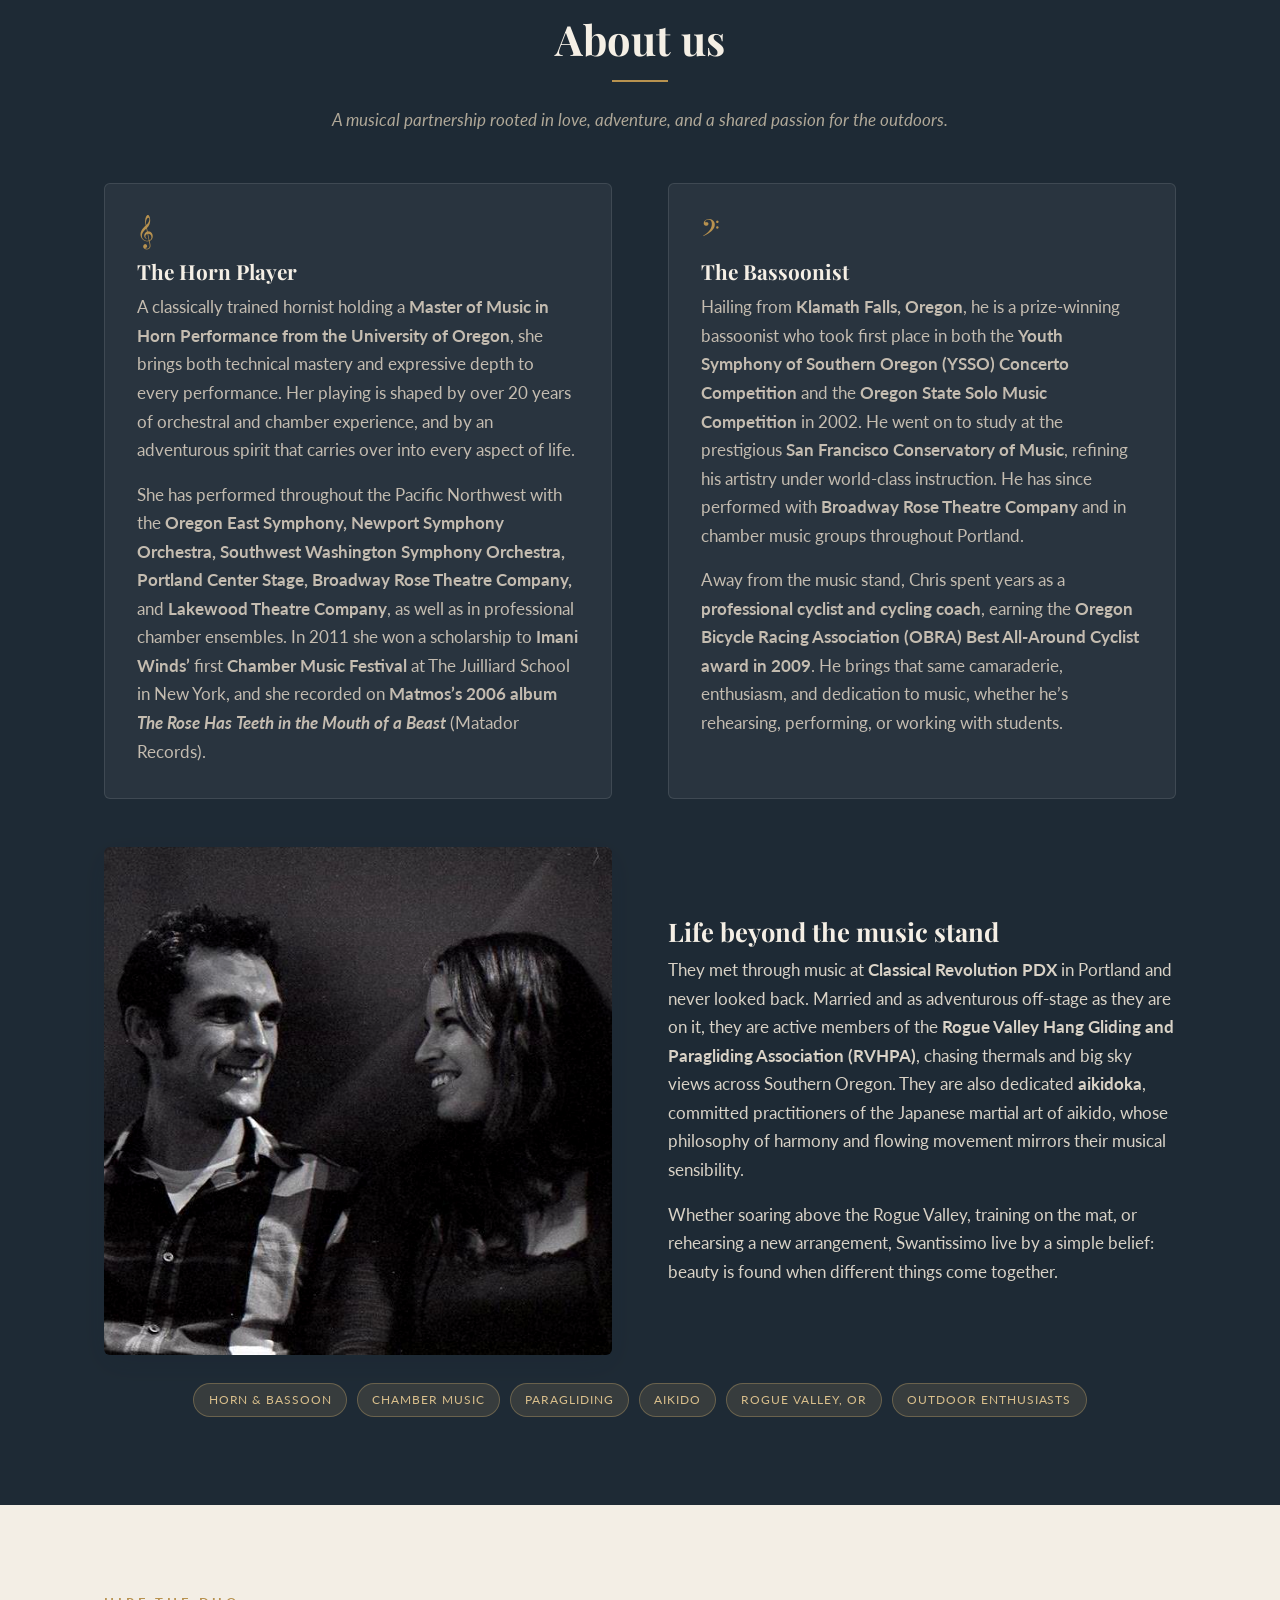
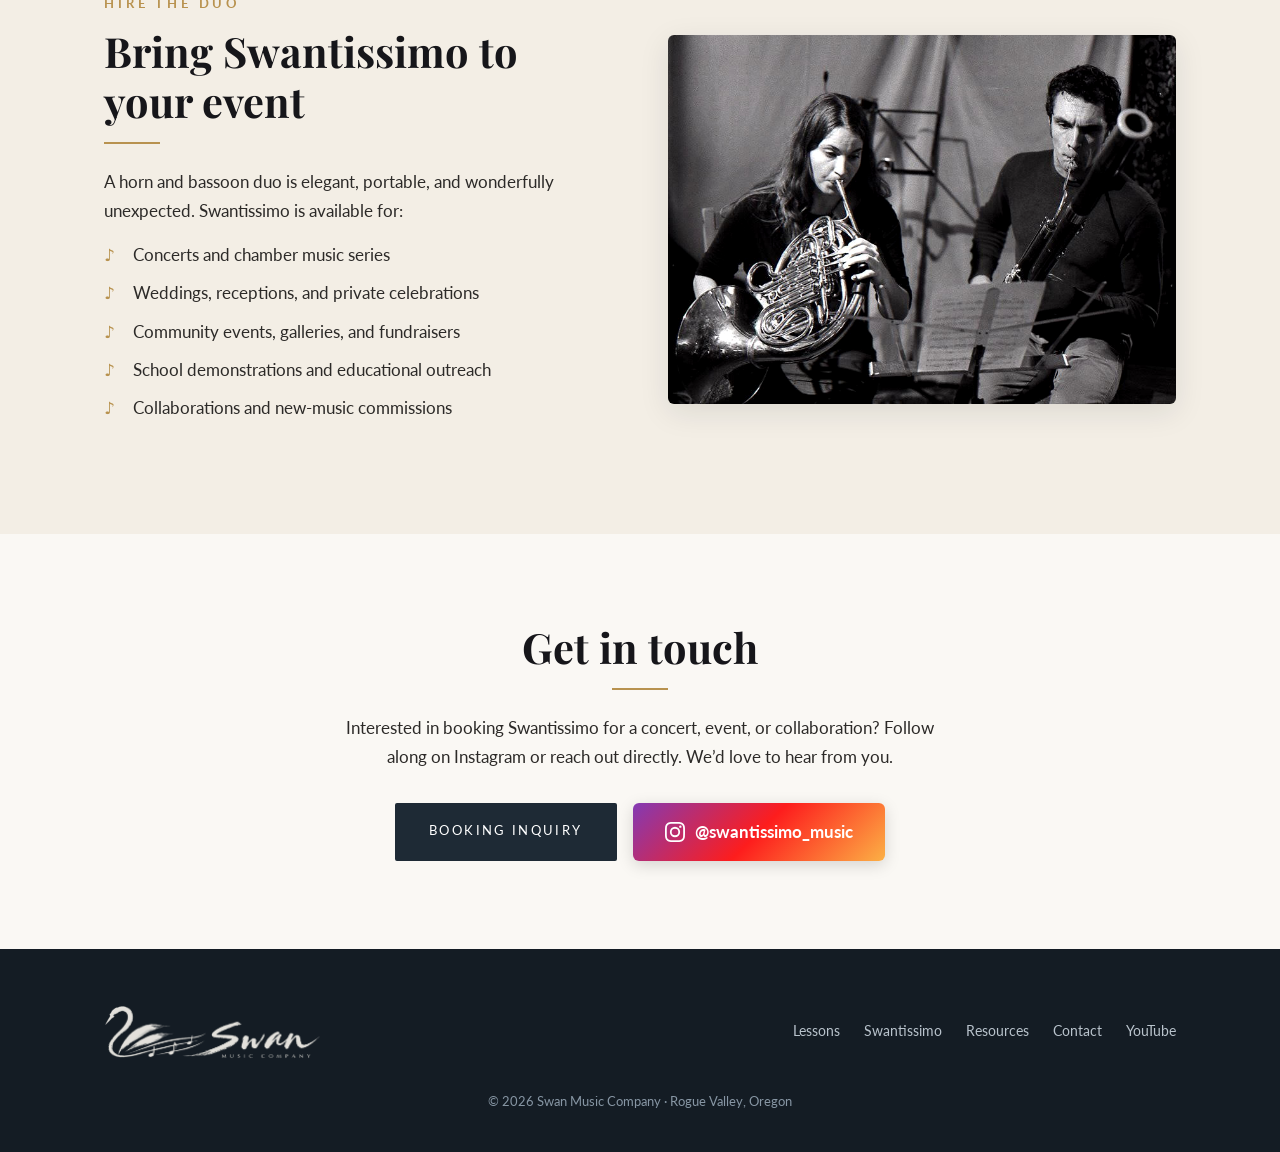
<file: swantissimo.html>
<!DOCTYPE html>
<html lang="en">
<head>
  <meta charset="UTF-8" />
  <meta name="viewport" content="width=device-width, initial-scale=1.0" />
  <title>Swantissimo | Horn &amp; Bassoon Duo | Swan Music Company</title>
  <meta name="description" content="Swantissimo is a horn and bassoon chamber duo from the Rogue Valley, Oregon." />
  <link rel="icon" type="image/png" href="images/logo-stacked.png" />
  <link rel="preconnect" href="https://fonts.googleapis.com" />
  <link rel="preconnect" href="https://fonts.gstatic.com" crossorigin />
  <link href="https://fonts.googleapis.com/css2?family=Playfair+Display:ital,wght@0,400;0,700;1,400&family=Lato:wght@300;400;700&display=swap" rel="stylesheet" />
  <link rel="stylesheet" href="css/site.css" />
</head>
<body>

  <header class="site-header">
    <div class="container">
      <a class="brand" href="index.html"><img src="images/logo-horizontal.png" alt="Swan Music Company" /></a>
      <button class="nav-toggle" aria-label="Menu" aria-expanded="false"><span></span></button>
      <ul class="nav-links">
        <li><a href="index.html">Home</a></li>
        <li><a href="lessons.html">Lessons</a></li>
        <li><a href="swantissimo.html" aria-current="page">Swantissimo</a></li>
        <li><a href="resources.html">Resources</a></li>
        <li><a href="contact.html">Contact</a></li>
      </ul>
    </div>
  </header>

  <section class="duo-hero">
    <div class="container">
      <p class="eyebrow">Horn &amp; Bassoon</p>
      <h1>Swantissimo</h1>
      <p>Chamber music reimagined for an uncommon pair</p>
      <a href="#book" class="btn btn-light">Book the Duo</a>
    </div>
  </section>

  <!-- Music -->
  <section class="section" id="music">
    <div class="container grid-2">
      <img class="photo" src="images/amy-horn.jpg" alt="Swantissimo horn and bassoon performing together" />
      <div>
        <p class="eyebrow">Our music</p>
        <h2>Two distinctive voices</h2>
        <div class="divider" style="margin-left: 0;"></div>
        <p class="lead">Swantissimo brings together two of the orchestra&rsquo;s most distinctive voices in an intimate chamber setting unlike any other: the warm, resonant horn and the rich, woody bassoon.</p>
        <p>Drawing from centuries of classical repertoire as well as newly commissioned and arranged works, Swantissimo presents duets written and adapted expressly for their unique combination of instruments. From baroque elegance to romantic expressiveness to contemporary color, their programs reveal how much beauty lives in unexpected pairings.</p>
        <p>Whether performing original transcriptions of beloved masterworks or world premieres written just for them, Swantissimo invites audiences to hear both instruments, and music itself, in a fresh, captivating light.</p>
      </div>
    </div>
  </section>

  <!-- About -->
  <section class="section section-dark" id="about">
    <div class="container">
      <div class="section-head">
        <h2>About us</h2>
        <div class="divider"></div>
        <p style="font-style: italic; color: #b0a898;">A musical partnership rooted in love, adventure, and a shared passion for the outdoors.</p>
      </div>

      <div class="grid-2" style="align-items: stretch; margin-bottom: 3rem;">
        <div class="card">
          <div class="icon">𝄞</div>
          <h3>The Horn Player</h3>
          <p>A classically trained hornist holding a <strong>Master of Music in Horn Performance from the University of Oregon</strong>, she brings both technical mastery and expressive depth to every performance. Her playing is shaped by over 20 years of orchestral and chamber experience, and by an adventurous spirit that carries over into every aspect of life.</p>
          <p>She has performed throughout the Pacific Northwest with the <strong>Oregon East Symphony, Newport Symphony Orchestra, Southwest Washington Symphony Orchestra, Portland Center Stage, Broadway Rose Theatre Company,</strong> and <strong>Lakewood Theatre Company</strong>, as well as in professional chamber ensembles. In 2011 she won a scholarship to <strong>Imani Winds&rsquo;</strong> first <strong>Chamber Music Festival</strong> at The Juilliard School in New York, and she recorded on <strong>Matmos&rsquo;s 2006 album <em>The Rose Has Teeth in the Mouth of a Beast</em></strong> (Matador Records).</p>
        </div>
        <div class="card">
          <div class="icon">𝄢</div>
          <h3>The Bassoonist</h3>
          <p>Hailing from <strong>Klamath Falls, Oregon</strong>, he is a prize-winning bassoonist who took first place in both the <strong>Youth Symphony of Southern Oregon (YSSO) Concerto Competition</strong> and the <strong>Oregon State Solo Music Competition</strong> in 2002. He went on to study at the prestigious <strong>San Francisco Conservatory of Music</strong>, refining his artistry under world-class instruction. He has since performed with <strong>Broadway Rose Theatre Company</strong> and in chamber music groups throughout Portland.</p>
          <p>Away from the music stand, Chris spent years as a <strong>professional cyclist and cycling coach</strong>, earning the <strong>Oregon Bicycle Racing Association (OBRA) Best All-Around Cyclist award in 2009</strong>. He brings that same camaraderie, enthusiasm, and dedication to music, whether he&rsquo;s rehearsing, performing, or working with students.</p>
        </div>
      </div>

      <div class="grid-2">
        <img class="photo" src="images/swantissimo-portrait.jpg" alt="The members of Swantissimo smiling at each other" />
        <div>
          <h3 style="font-size: 1.6rem;">Life beyond the music stand</h3>
          <p>They met through music at <strong>Classical Revolution PDX</strong> in Portland and never looked back. Married and as adventurous off-stage as they are on it, they are active members of the <strong>Rogue Valley Hang Gliding and Paragliding Association (RVHPA)</strong>, chasing thermals and big sky views across Southern Oregon. They are also dedicated <strong>aikidoka</strong>, committed practitioners of the Japanese martial art of aikido, whose philosophy of harmony and flowing movement mirrors their musical sensibility.</p>
          <p>Whether soaring above the Rogue Valley, training on the mat, or rehearsing a new arrangement, Swantissimo live by a simple belief: beauty is found when different things come together.</p>
        </div>
      </div>

      <div class="tags">
        <span>Horn &amp; Bassoon</span>
        <span>Chamber Music</span>
        <span>Paragliding</span>
        <span>Aikido</span>
        <span>Rogue Valley, OR</span>
        <span>Outdoor Enthusiasts</span>
      </div>
    </div>
  </section>

  <!-- Performing -->
  <section class="section section-warm">
    <div class="container grid-2">
      <div>
        <p class="eyebrow">Hire the duo</p>
        <h2>Bring Swantissimo to your event</h2>
        <div class="divider" style="margin-left: 0;"></div>
        <p>A horn and bassoon duo is elegant, portable, and wonderfully unexpected. Swantissimo is available for:</p>
        <ul class="checklist">
          <li>Concerts and chamber music series</li>
          <li>Weddings, receptions, and private celebrations</li>
          <li>Community events, galleries, and fundraisers</li>
          <li>School demonstrations and educational outreach</li>
          <li>Collaborations and new-music commissions</li>
        </ul>
      </div>
      <img class="photo" src="images/swantissimo-performing.jpg" alt="Swantissimo performing horn and bassoon duets" />
    </div>
  </section>

  <!-- Contact -->
  <section class="section cta" id="book">
    <div class="container container-narrow">
      <h2>Get in touch</h2>
      <div class="divider"></div>
      <p>Interested in booking Swantissimo for a concert, event, or collaboration? Follow along on Instagram or reach out directly. We&rsquo;d love to hear from you.</p>
      <div class="btn-row">
        <a href="contact.html?type=swantissimo" class="btn">Booking Inquiry</a>
        <a class="instagram-btn" href="https://www.instagram.com/swantissimo_music/" target="_blank" rel="noopener noreferrer">
          <svg xmlns="http://www.w3.org/2000/svg" viewBox="0 0 24 24" fill="currentColor" width="20" height="20" aria-hidden="true"><path d="M12 2.16c3.2 0 3.58.01 4.85.07 1.17.05 1.8.25 2.23.41.56.22.96.48 1.38.9.42.42.68.82.9 1.38.16.42.36 1.06.41 2.23.06 1.27.07 1.65.07 4.85s-.01 3.58-.07 4.85c-.05 1.17-.25 1.8-.41 2.23-.22.56-.48.96-.9 1.38-.42.42-.82.68-1.38.9-.42.16-1.06.36-2.23.41-1.27.06-1.65.07-4.85.07s-3.58-.01-4.85-.07c-1.17-.05-1.8-.25-2.23-.41a3.7 3.7 0 0 1-1.38-.9 3.7 3.7 0 0 1-.9-1.38c-.16-.42-.36-1.06-.41-2.23C2.17 15.58 2.16 15.2 2.16 12s.01-3.58.07-4.85c.05-1.17.25-1.8.41-2.23.22-.56.48-.96.9-1.38.42-.42.82-.68 1.38-.9.42-.16 1.06-.36 2.23-.41C8.42 2.17 8.8 2.16 12 2.16M12 0C8.74 0 8.33.01 7.05.07 5.78.13 4.9.33 4.14.63a5.88 5.88 0 0 0-2.13 1.38A5.88 5.88 0 0 0 .63 4.14C.33 4.9.13 5.78.07 7.05.01 8.33 0 8.74 0 12s.01 3.67.07 4.95c.06 1.27.26 2.15.56 2.91.31.79.72 1.46 1.38 2.13a5.88 5.88 0 0 0 2.13 1.38c.76.3 1.64.5 2.91.56C8.33 23.99 8.74 24 12 24s3.67-.01 4.95-.07c1.27-.06 2.15-.26 2.91-.56a5.88 5.88 0 0 0 2.13-1.38 5.88 5.88 0 0 0 1.38-2.13c.3-.76.5-1.64.56-2.91.06-1.28.07-1.69.07-4.95s-.01-3.67-.07-4.95c-.06-1.27-.26-2.15-.56-2.91a5.88 5.88 0 0 0-1.38-2.13A5.88 5.88 0 0 0 19.86.63C19.1.33 18.22.13 16.95.07 15.67.01 15.26 0 12 0zm0 5.84a6.16 6.16 0 1 0 0 12.32 6.16 6.16 0 0 0 0-12.32zM12 16a4 4 0 1 1 0-8 4 4 0 0 1 0 8zm6.4-11.85a1.44 1.44 0 1 0 0 2.88 1.44 1.44 0 0 0 0-2.88z"/></svg>
          @swantissimo_music
        </a>
      </div>
    </div>
  </section>

  <footer class="site-footer">
    <div class="container">
      <div class="footer-inner">
        <img src="images/logo-horizontal-white.png" alt="Swan Music Company" />
        <ul class="footer-links">
          <li><a href="lessons.html">Lessons</a></li>
          <li><a href="swantissimo.html">Swantissimo</a></li>
          <li><a href="resources.html">Resources</a></li>
          <li><a href="contact.html">Contact</a></li>
          <li><a href="https://www.youtube.com/@swanmusiccompany" target="_blank" rel="noopener noreferrer">YouTube</a></li>
        </ul>
      </div>
      <p class="copyright">&copy; <span data-year>2026</span> Swan Music Company &middot; Rogue Valley, Oregon</p>
    </div>
  </footer>

  <script src="js/site.js"></script>
</body>
</html>
</file>
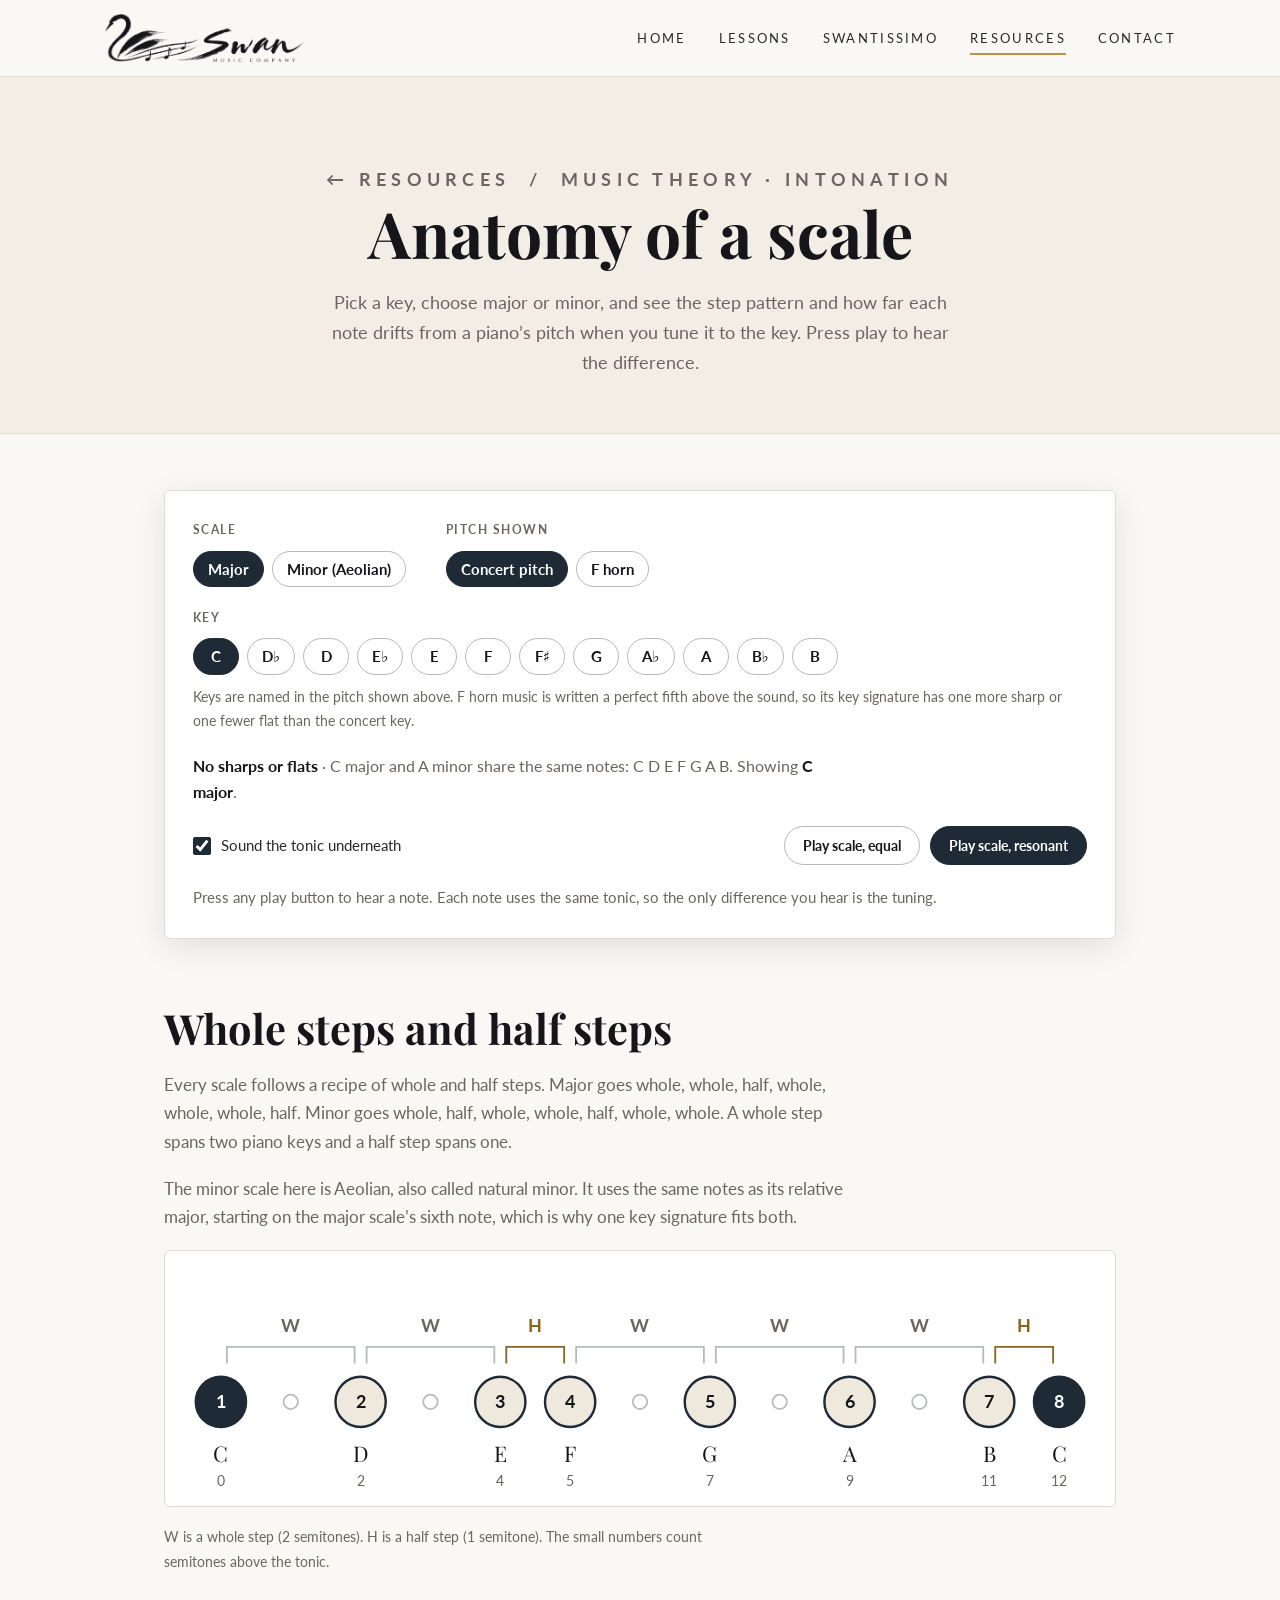
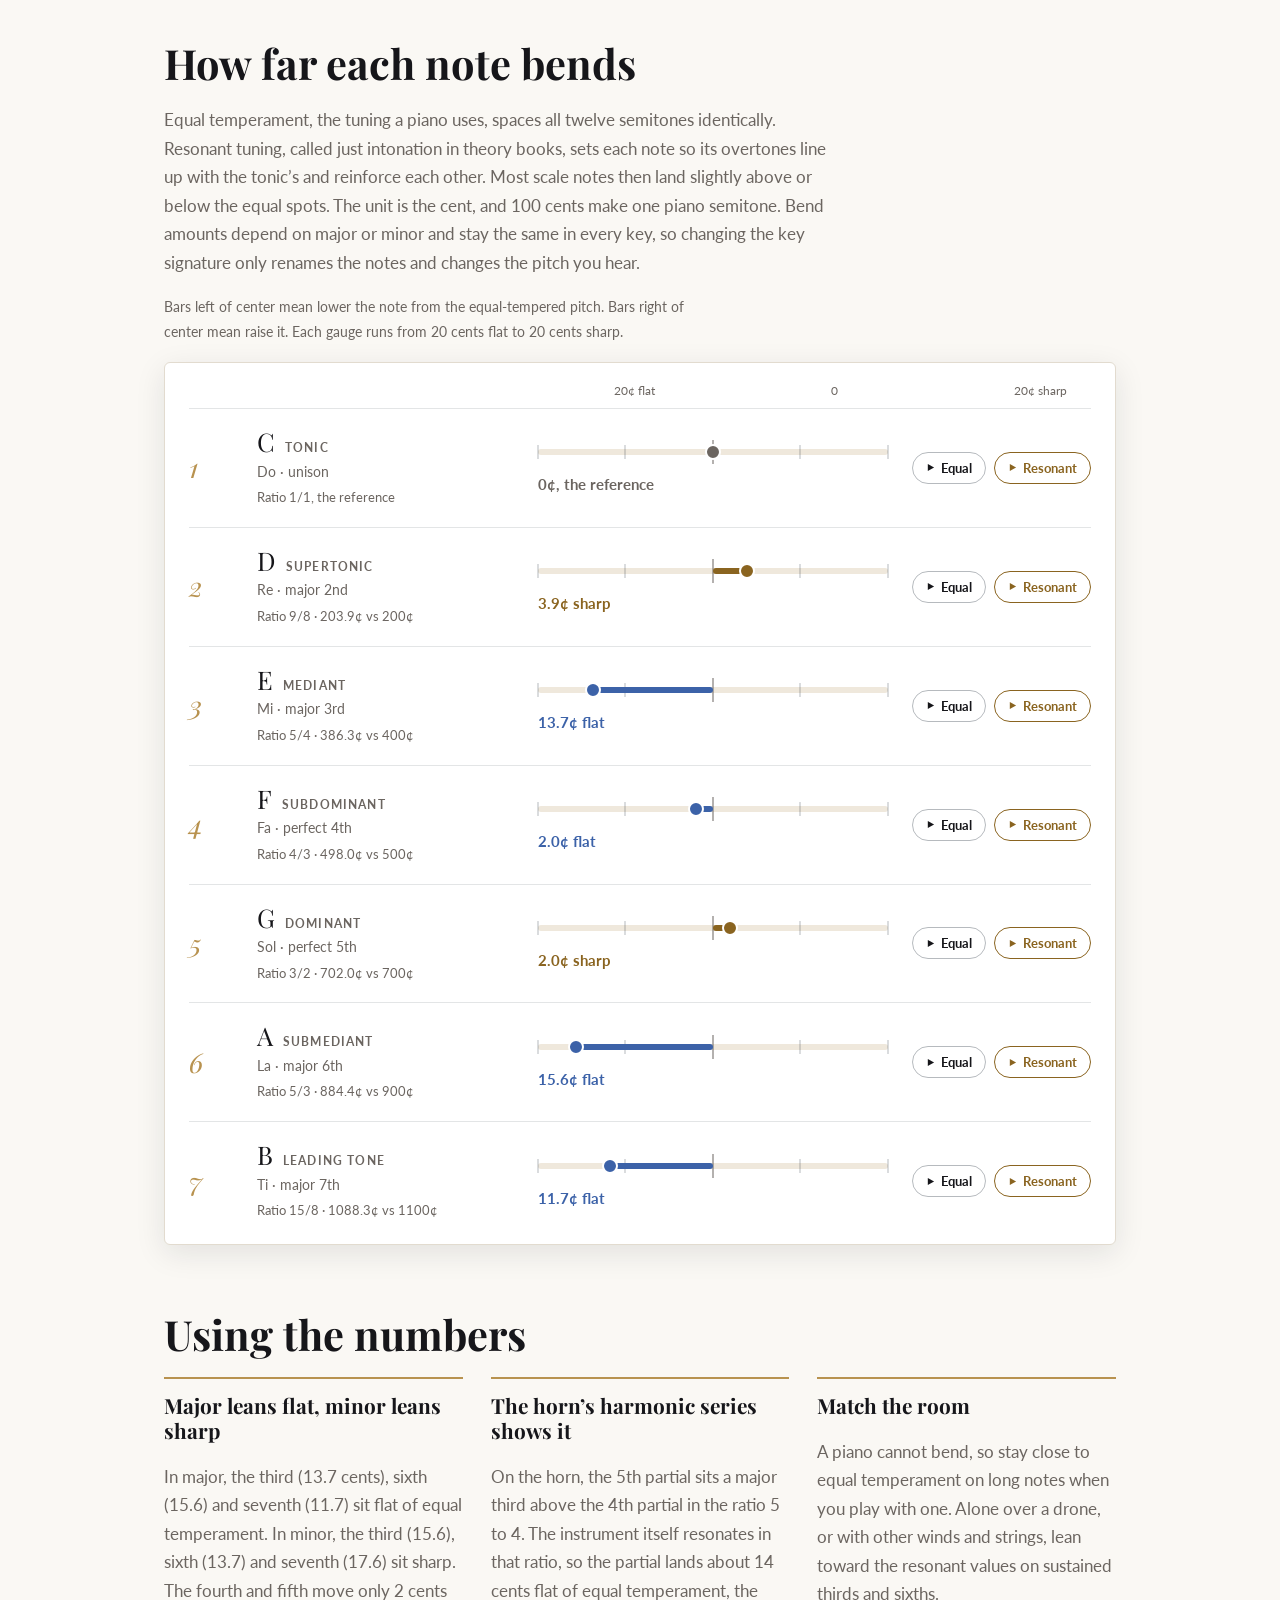
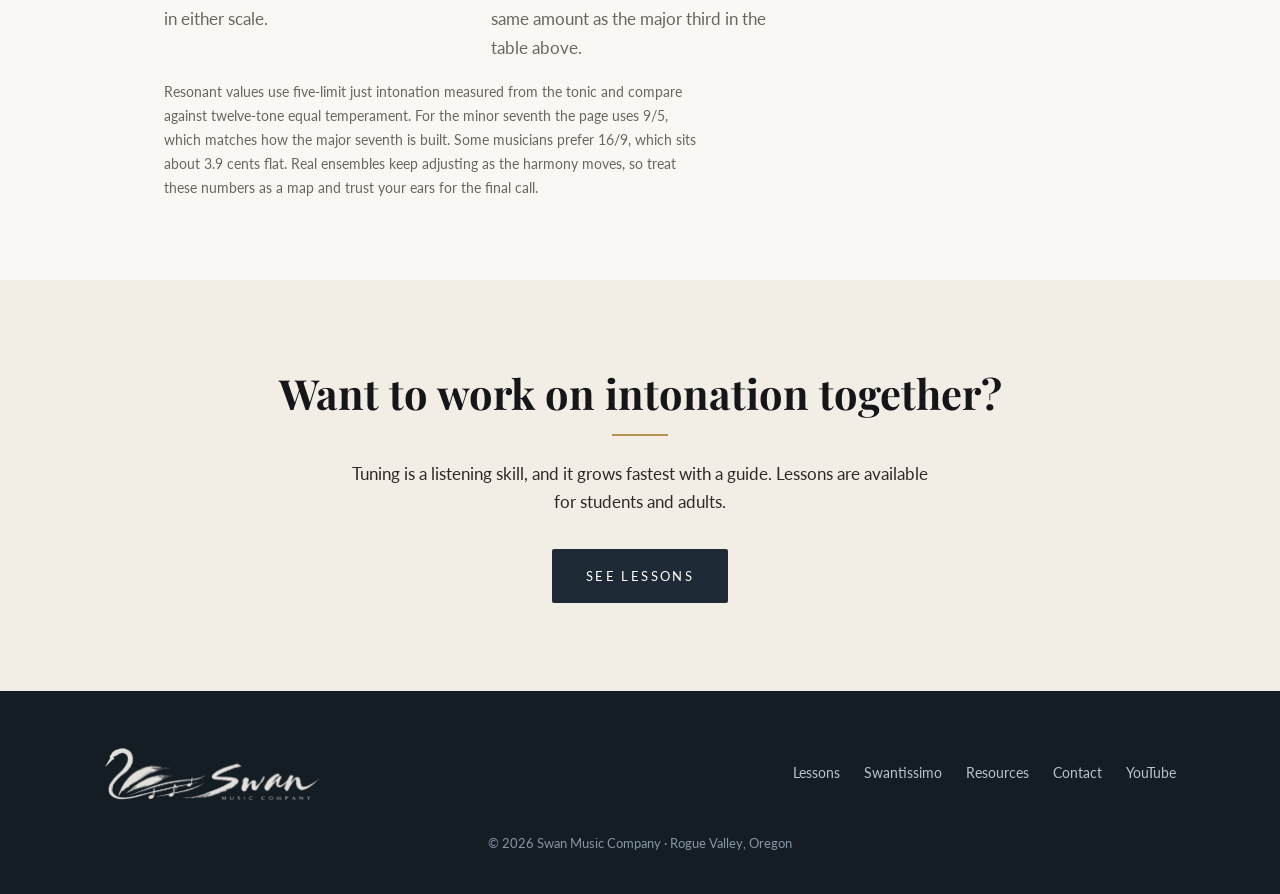
<file: resources/anatomy-of-a-scale.html>
<!DOCTYPE html>
<html lang="en">
<head>
  <meta charset="UTF-8" />
  <meta name="viewport" content="width=device-width, initial-scale=1.0" />
  <title>Anatomy of a Scale | Swan Music Company</title>
  <meta name="description" content="An interactive guide to scale step patterns and intonation: see and hear how far each note bends from equal temperament in just intonation." />
  <link rel="icon" type="image/png" href="../images/logo-stacked.png" />
  <link rel="preconnect" href="https://fonts.googleapis.com" />
  <link rel="preconnect" href="https://fonts.gstatic.com" crossorigin />
  <link href="https://fonts.googleapis.com/css2?family=Playfair+Display:ital,wght@0,400;0,700;1,400&family=Lato:wght@300;400;700&display=swap" rel="stylesheet" />
  <link rel="stylesheet" href="../css/site.css" />
  <style>
    /* Interactive scale tool: styles scoped to .scale-tool so they don't clash with the site */
    .scale-tool {
      --st-surface: #ffffff;
      --st-surface-2: #efe8dc;
      --st-ink: var(--ink);
      --st-soft: var(--muted);
      --st-accent: #8a6420;
      --st-accent-2: var(--navy);
      --st-sharp: #8a6420;
      --st-flat: #3c62a8;
      --st-on-accent: #fffaf0;
      --st-line: rgba(30, 42, 53, 0.12);
      --st-line-strong: rgba(30, 42, 53, 0.32);
      display: grid;
      gap: clamp(40px, 6vw, 64px);
      padding-top: 3.5rem;
      padding-bottom: 5rem;
    }

    .scale-tool h2 { margin-bottom: 0; }
    .scale-tool p { margin: 0; color: var(--st-soft); }
    .scale-tool .block { display: grid; gap: 18px; }
    .scale-tool .block > p { max-width: 68ch; }

    .scale-tool .controls {
      background: var(--st-surface);
      border: 1px solid var(--line);
      border-radius: var(--radius);
      box-shadow: var(--shadow);
      padding: clamp(18px, 3vw, 28px);
      display: grid;
      gap: 20px;
    }

    .scale-tool .pair { display: flex; flex-wrap: wrap; gap: 20px 40px; }
    .scale-tool fieldset { border: 0; padding: 0; margin: 0; min-width: 0; display: grid; gap: 10px; }
    .scale-tool legend {
      padding: 0;
      margin-bottom: 10px;
      font-size: 0.78rem;
      text-transform: uppercase;
      letter-spacing: 0.12em;
      font-weight: 700;
      color: var(--st-soft);
    }

    .scale-tool .key-row { display: flex; flex-wrap: wrap; gap: 8px; }

    .scale-tool .key-btn,
    .scale-tool .sa-btn,
    .scale-tool .pbtn {
      font-family: inherit;
      font-weight: 700;
      border-radius: 999px;
      cursor: pointer;
      background: transparent;
      color: var(--st-ink);
      border: 1px solid var(--st-line-strong);
      display: inline-flex;
      align-items: center;
      justify-content: center;
      gap: 6px;
    }
    .scale-tool .key-btn { font-size: 0.95rem; min-width: 46px; padding: 8px 14px; }
    .scale-tool .sa-btn { font-size: 0.9rem; padding: 10px 18px; }
    .scale-tool .pbtn { font-size: 0.82rem; padding: 7px 13px; }

    .scale-tool .key-btn:hover,
    .scale-tool .sa-btn:hover { border-color: var(--st-accent); }
    .scale-tool .pbtn:hover { background: var(--st-surface-2); }

    .scale-tool .key-btn[aria-pressed="true"],
    .scale-tool .sa-btn.just {
      background: var(--navy);
      border-color: var(--navy);
      color: #fff;
    }
    .scale-tool .sa-btn.just:hover { background: var(--brass); border-color: var(--brass); }
    .scale-tool .pbtn.just { border-color: var(--st-accent); color: var(--st-accent); }

    .scale-tool .hint { font-size: 0.88rem; }
    .scale-tool .readout { font-size: 0.98rem; max-width: 72ch; }
    .scale-tool .readout strong { color: var(--st-ink); }

    .scale-tool .control-row {
      display: flex;
      flex-wrap: wrap;
      align-items: center;
      justify-content: space-between;
      gap: 14px 24px;
    }
    .scale-tool .drone { display: inline-flex; align-items: center; gap: 10px; font-size: 0.95rem; cursor: pointer; }
    .scale-tool .drone input { width: 18px; height: 18px; accent-color: var(--navy); }
    .scale-tool .scale-btns { display: flex; flex-wrap: wrap; gap: 10px; }
    .scale-tool .status { font-size: 0.92rem; min-height: 1.5em; }

    /* Step pattern strip */
    .scale-tool .strip {
      overflow-x: auto;
      background: var(--st-surface);
      border: 1px solid var(--line);
      border-radius: var(--radius);
      padding: 12px 8px 4px;
    }
    .scale-tool .strip svg { display: block; width: 100%; min-width: 640px; height: auto; }
    .scale-tool .s-dot { fill: var(--st-surface-2); stroke: var(--navy); stroke-width: 2; }
    .scale-tool .s-dot.root { fill: var(--navy); stroke: var(--navy); }
    .scale-tool .s-ghost { fill: none; stroke: var(--st-line-strong); stroke-width: 1.5; }
    .scale-tool .s-num { font-family: 'Lato', sans-serif; font-size: 15px; font-weight: 700; fill: var(--st-ink); text-anchor: middle; }
    .scale-tool .s-num.root { fill: #fff; }
    .scale-tool .s-name { font-family: 'Playfair Display', serif; font-size: 18px; fill: var(--st-ink); text-anchor: middle; }
    .scale-tool .s-semi { font-family: 'Lato', sans-serif; font-size: 12px; fill: var(--st-soft); text-anchor: middle; }
    .scale-tool .s-brk { fill: none; stroke: var(--st-line-strong); stroke-width: 1.5; }
    .scale-tool .s-brk.h { stroke: var(--st-accent); }
    .scale-tool .s-step { font-family: 'Lato', sans-serif; font-size: 15px; font-weight: 700; fill: var(--st-soft); text-anchor: middle; }
    .scale-tool .s-step.h { fill: var(--st-accent); }
    .scale-tool .caption { font-size: 0.9rem; }

    /* Bend table */
    .scale-tool .table {
      background: var(--st-surface);
      border: 1px solid var(--line);
      border-radius: var(--radius);
      box-shadow: var(--shadow);
      padding: 4px clamp(14px, 3vw, 24px);
      list-style: none;
      margin: 0;
    }
    .scale-tool .note {
      display: grid;
      grid-template-columns: 44px minmax(0, 1.1fr) minmax(0, 1.5fr) auto;
      grid-template-areas: "deg who meter plays";
      gap: 12px 24px;
      align-items: center;
      padding: 18px 0;
      border-top: 1px solid var(--st-line);
    }
    .scale-tool .note:first-child { border-top: 0; }
    .scale-tool .note.head { padding: 14px 0 6px; }
    .scale-tool .deg {
      grid-area: deg;
      font-family: 'Playfair Display', serif;
      font-style: italic;
      font-size: 1.7rem;
      line-height: 1;
      color: var(--brass);
    }
    .scale-tool .who { grid-area: who; min-width: 0; display: grid; gap: 2px; }
    .scale-tool .pitch-line { display: flex; align-items: baseline; gap: 10px; flex-wrap: wrap; }
    .scale-tool .pitch { font-family: 'Playfair Display', serif; font-size: 1.6rem; line-height: 1.1; color: var(--st-ink); }
    .scale-tool .role { font-size: 0.72rem; text-transform: uppercase; letter-spacing: 0.1em; color: var(--st-soft); font-weight: 700; }
    .scale-tool .sub { font-size: 0.9rem; }
    .scale-tool .nums { font-size: 0.84rem; font-variant-numeric: tabular-nums; }

    .scale-tool .meter-wrap { grid-area: meter; min-width: 0; display: grid; gap: 6px; }
    .scale-tool .scale-labels { display: flex; justify-content: space-between; font-size: 0.76rem; color: var(--st-soft); font-variant-numeric: tabular-nums; }
    .scale-tool .meter { position: relative; height: 28px; }
    .scale-tool .meter .track { position: absolute; left: 0; right: 0; top: 50%; height: 6px; transform: translateY(-50%); background: var(--st-surface-2); border-radius: 3px; }
    .scale-tool .meter .tick { position: absolute; top: 50%; width: 1px; height: 14px; background: var(--st-line-strong); transform: translate(-50%, -50%); }
    .scale-tool .meter .tick.mid { height: 24px; background: var(--st-soft); }
    .scale-tool .meter .fill { position: absolute; top: 50%; height: 6px; transform: translateY(-50%); border-radius: 3px; }
    .scale-tool .meter .dot { position: absolute; top: 50%; width: 16px; height: 16px; border-radius: 50%; transform: translate(-50%, -50%); border: 2px solid var(--st-surface); }
    .scale-tool .flat .fill, .scale-tool .flat .dot { background: var(--st-flat); }
    .scale-tool .sharp .fill, .scale-tool .sharp .dot { background: var(--st-sharp); }
    .scale-tool .zero .dot { background: var(--st-soft); }
    .scale-tool .amt { font-size: 0.92rem; font-weight: 700; font-variant-numeric: tabular-nums; color: var(--st-soft); }
    .scale-tool .amt.flat { color: var(--st-flat); }
    .scale-tool .amt.sharp { color: var(--st-sharp); }
    .scale-tool .plays { grid-area: plays; display: flex; gap: 8px; }
    .scale-tool .legend { font-size: 0.9rem; }

    /* Notes */
    .scale-tool .points { display: grid; grid-template-columns: repeat(auto-fit, minmax(240px, 1fr)); gap: 28px; }
    .scale-tool .point { display: grid; gap: 10px; align-content: start; border-top: 2px solid var(--brass); padding-top: 14px; }
    .scale-tool .fine { font-size: 0.88rem; max-width: 68ch; }
    .scale-tool :focus-visible { outline: 2px solid var(--brass); outline-offset: 3px; }

    @media (max-width: 720px) {
      .scale-tool .note {
        grid-template-columns: 36px minmax(0, 1fr);
        grid-template-areas: "deg who" "meter meter" "plays plays";
      }
      .scale-tool .note.head { display: none; }
      .scale-tool .deg { font-size: 1.4rem; }
    }
  </style>
</head>
<body>

  <header class="site-header">
    <div class="container">
      <a class="brand" href="../index.html"><img src="../images/logo-horizontal.png" alt="Swan Music Company" /></a>
      <button class="nav-toggle" aria-label="Menu" aria-expanded="false"><span></span></button>
      <ul class="nav-links">
        <li><a href="../index.html">Home</a></li>
        <li><a href="../lessons.html">Lessons</a></li>
        <li><a href="../swantissimo.html">Swantissimo</a></li>
        <li><a href="../resources.html" aria-current="page">Resources</a></li>
        <li><a href="../contact.html">Contact</a></li>
      </ul>
    </div>
  </header>

  <section class="page-hero">
    <div class="container">
      <p class="eyebrow"><a href="../resources.html#theory" style="color: inherit; text-decoration: none;">&larr; Resources</a> &nbsp;/&nbsp; Music theory &middot; Intonation</p>
      <h1>Anatomy of a scale</h1>
      <p>Pick a key, choose major or minor, and see the step pattern and how far each note drifts from a piano&rsquo;s pitch when you tune it to the key. Press play to hear the difference.</p>
    </div>
  </section>

  <main class="container scale-tool" style="max-width: 1000px;">

    <div class="controls">
      <div class="pair">
        <fieldset>
          <legend>Scale</legend>
          <div class="key-row" id="modes"></div>
        </fieldset>
        <fieldset>
          <legend>Pitch shown</legend>
          <div class="key-row" id="pitches"></div>
        </fieldset>
      </div>
      <fieldset>
        <legend>Key</legend>
        <div class="key-row" id="keys"></div>
        <p class="hint">Keys are named in the pitch shown above. F horn music is written a perfect fifth above the sound, so its key signature has one more sharp or one fewer flat than the concert key.</p>
      </fieldset>
      <p class="readout" id="readout" aria-live="polite"></p>
      <div class="control-row">
        <label class="drone" for="drone">
          <input type="checkbox" id="drone" checked>
          Sound the tonic underneath
        </label>
        <div class="scale-btns">
          <button class="sa-btn" type="button" data-scale="equal">Play scale, equal</button>
          <button class="sa-btn just" type="button" data-scale="just">Play scale, resonant</button>
        </div>
      </div>
      <p class="status" id="status" aria-live="polite">Press any play button to hear a note. Each note uses the same tonic, so the only difference you hear is the tuning.</p>
    </div>

    <section class="block">
      <h2>Whole steps and half steps</h2>
      <p>Every scale follows a recipe of whole and half steps. Major goes whole, whole, half, whole, whole, whole, half. Minor goes whole, half, whole, whole, half, whole, whole. A whole step spans two piano keys and a half step spans one.</p>
      <p>The minor scale here is Aeolian, also called natural minor. It uses the same notes as its relative major, starting on the major scale&rsquo;s sixth note, which is why one key signature fits both.</p>
      <div class="strip">
        <svg id="strip" viewBox="0 0 780 200" role="img" aria-label="Step pattern of the scale"></svg>
      </div>
      <p class="caption">W is a whole step (2 semitones). H is a half step (1 semitone). The small numbers count semitones above the tonic.</p>
    </section>

    <section class="block">
      <h2>How far each note bends</h2>
      <p>Equal temperament, the tuning a piano uses, spaces all twelve semitones identically. Resonant tuning, called just intonation in theory books, sets each note so its overtones line up with the tonic&rsquo;s and reinforce each other. Most scale notes then land slightly above or below the equal spots. The unit is the cent, and 100 cents make one piano semitone. Bend amounts depend on major or minor and stay the same in every key, so changing the key signature only renames the notes and changes the pitch you hear.</p>
      <p class="legend">Bars left of center mean lower the note from the equal-tempered pitch. Bars right of center mean raise it. Each gauge runs from 20 cents flat to 20 cents sharp.</p>
      <ul class="table" id="notes"></ul>
    </section>

    <section class="block">
      <h2>Using the numbers</h2>
      <div class="points">
        <div class="point">
          <h3>Major leans flat, minor leans sharp</h3>
          <p>In major, the third (13.7 cents), sixth (15.6) and seventh (11.7) sit flat of equal temperament. In minor, the third (15.6), sixth (13.7) and seventh (17.6) sit sharp. The fourth and fifth move only 2 cents in either scale.</p>
        </div>
        <div class="point">
          <h3>The horn&rsquo;s harmonic series shows it</h3>
          <p>On the horn, the 5th partial sits a major third above the 4th partial in the ratio 5 to 4. The instrument itself resonates in that ratio, so the partial lands about 14 cents flat of equal temperament, the same amount as the major third in the table above.</p>
        </div>
        <div class="point">
          <h3>Match the room</h3>
          <p>A piano cannot bend, so stay close to equal temperament on long notes when you play with one. Alone over a drone, or with other winds and strings, lean toward the resonant values on sustained thirds and sixths.</p>
        </div>
      </div>
      <p class="fine">Resonant values use five-limit just intonation measured from the tonic and compare against twelve-tone equal temperament. For the minor seventh the page uses 9/5, which matches how the major seventh is built. Some musicians prefer 16/9, which sits about 3.9 cents flat. Real ensembles keep adjusting as the harmony moves, so treat these numbers as a map and trust your ears for the final call.</p>
    </section>

  </main>

  <section class="section section-warm cta">
    <div class="container">
      <h2>Want to work on intonation together?</h2>
      <div class="divider"></div>
      <p>Tuning is a listening skill, and it grows fastest with a guide. Lessons are available for students and adults.</p>
      <div class="btn-row"><a href="../lessons.html" class="btn">See Lessons</a></div>
    </div>
  </section>

  <footer class="site-footer">
    <div class="container">
      <div class="footer-inner">
        <img src="../images/logo-horizontal-white.png" alt="Swan Music Company" />
        <ul class="footer-links">
          <li><a href="../lessons.html">Lessons</a></li>
          <li><a href="../swantissimo.html">Swantissimo</a></li>
          <li><a href="../resources.html">Resources</a></li>
          <li><a href="../contact.html">Contact</a></li>
          <li><a href="https://www.youtube.com/@swanmusiccompany" target="_blank" rel="noopener noreferrer">YouTube</a></li>
        </ul>
      </div>
      <p class="copyright">&copy; <span data-year>2026</span> Swan Music Company &middot; Rogue Valley, Oregon</p>
    </div>
  </footer>

  <script src="../js/site.js"></script>
  <script>
  (function () {
    var MODES = {
      major: {
        degrees: [
          { n: 1, role: 'Tonic',        sol: 'Do',  iv: 'unison',      ratio: [1, 1],  semi: 0 },
          { n: 2, role: 'Supertonic',   sol: 'Re',  iv: 'major 2nd',   ratio: [9, 8],  semi: 2 },
          { n: 3, role: 'Mediant',      sol: 'Mi',  iv: 'major 3rd',   ratio: [5, 4],  semi: 4 },
          { n: 4, role: 'Subdominant',  sol: 'Fa',  iv: 'perfect 4th', ratio: [4, 3],  semi: 5 },
          { n: 5, role: 'Dominant',     sol: 'Sol', iv: 'perfect 5th', ratio: [3, 2],  semi: 7 },
          { n: 6, role: 'Submediant',   sol: 'La',  iv: 'major 6th',   ratio: [5, 3],  semi: 9 },
          { n: 7, role: 'Leading tone', sol: 'Ti',  iv: 'major 7th',   ratio: [15, 8], semi: 11 }
        ]
      },
      minor: {
        degrees: [
          { n: 1, role: 'Tonic',        sol: 'Do',  iv: 'unison',      ratio: [1, 1],  semi: 0 },
          { n: 2, role: 'Supertonic',   sol: 'Re',  iv: 'major 2nd',   ratio: [9, 8],  semi: 2 },
          { n: 3, role: 'Mediant',      sol: 'Me',  iv: 'minor 3rd',   ratio: [6, 5],  semi: 3 },
          { n: 4, role: 'Subdominant',  sol: 'Fa',  iv: 'perfect 4th', ratio: [4, 3],  semi: 5 },
          { n: 5, role: 'Dominant',     sol: 'Sol', iv: 'perfect 5th', ratio: [3, 2],  semi: 7 },
          { n: 6, role: 'Submediant',   sol: 'Le',  iv: 'minor 6th',   ratio: [8, 5],  semi: 8 },
          { n: 7, role: 'Subtonic',     sol: 'Te',  iv: 'minor 7th',   ratio: [9, 5],  semi: 10 }
        ]
      }
    };
    var OCT = { n: 8, semi: 12, ratio: [2, 1] };

    var FLAT = '♭', SHARP = '♯';
    var LETTERS = ['C', 'D', 'E', 'F', 'G', 'A', 'B'];
    var BASE = { C: 0, D: 2, E: 4, F: 5, G: 7, A: 9, B: 11 };
    var SHARP_ORDER = ['F', 'C', 'G', 'D', 'A', 'E', 'B'];
    var FLAT_ORDER = ['B', 'E', 'A', 'D', 'G', 'C', 'F'];
    var SHARP_TONICS = ['C', 'G', 'D', 'A', 'E', 'B', 'F', 'C'];
    var FLAT_TONICS = ['C', 'F', 'B', 'E', 'A', 'D', 'G', 'C'];
    var PC_NAMES = ['C', 'D' + FLAT, 'D', 'E' + FLAT, 'E', 'F', 'G' + FLAT, 'G', 'A' + FLAT, 'A', 'B' + FLAT, 'B'];

    // Key picker: tonic pitch class (0 = C) mapped to its key signature, per scale.
    var MAJOR_LABELS = ['C', 'D' + FLAT, 'D', 'E' + FLAT, 'E', 'F', 'F' + SHARP, 'G', 'A' + FLAT, 'A', 'B' + FLAT, 'B'];
    var MINOR_LABELS = ['C', 'C' + SHARP, 'D', 'E' + FLAT, 'E', 'F', 'F' + SHARP, 'G', 'G' + SHARP, 'A', 'B' + FLAT, 'B'];
    var MAJOR_SIG = [0, -5, 2, -3, 4, -1, 6, 1, -4, 3, -2, 5];
    var MINOR_SIG = [-3, 4, -1, -6, 1, -4, 3, -2, 5, 0, -5, 2];

    var sig = 0, tonicPc = 0, mode = 'major', fHorn = false;
    var K = null, DEG = null, CNAMES = null;
    var $ = function (id) { return document.getElementById(id); };

    function plural(n, w) { return n + ' ' + w + (n === 1 ? '' : 's'); }
    function sigLabel(n) {
      if (n === 0) return 'No sharps or flats';
      return n > 0 ? plural(n, 'sharp') : plural(-n, 'flat');
    }

    // Spell the scale for a key signature, starting on the major or minor tonic.
    function buildKey(s, m) {
      var acc = {}, i;
      for (i = 0; i < s; i++) acc[SHARP_ORDER[i]] = 1;
      for (i = 0; i < -s; i++) acc[FLAT_ORDER[i]] = -1;
      var majLetter = s >= 0 ? SHARP_TONICS[s] : FLAT_TONICS[-s];
      var majIdx = LETTERS.indexOf(majLetter);
      var minIdx = (majIdx + 5) % 7;
      var start = m === 'major' ? majIdx : minIdx;
      function nm(letter) {
        var a = acc[letter] || 0;
        return letter + (a === 1 ? SHARP : (a === -1 ? FLAT : ''));
      }
      var names = [], shared = [];
      for (i = 0; i < 7; i++) {
        names.push(nm(LETTERS[(start + i) % 7]));
        shared.push(nm(LETTERS[(majIdx + i) % 7]));
      }
      var tl = LETTERS[start];
      var pc = (((BASE[tl] + (acc[tl] || 0)) % 12) + 12) % 12;
      return { names: names, shared: shared, pc: pc, majorTonic: nm(majLetter), minorTonic: nm(LETTERS[minIdx]) };
    }

    function refresh() {
      sig = (mode === 'major' ? MAJOR_SIG : MINOR_SIG)[tonicPc];
      K = buildKey(sig, mode);
      DEG = MODES[mode].degrees;
      K.soundPc = fHorn ? (K.pc + 5) % 12 : K.pc;
      K.soundMidi = 55 + ((K.soundPc - 7 + 12) % 12);
      if (fHorn) {
        if (sig - 1 >= -7) {
          CNAMES = buildKey(sig - 1, mode).names;
        } else {
          CNAMES = DEG.map(function (d) { return PC_NAMES[(K.soundPc + d.semi) % 12]; });
        }
      } else {
        CNAMES = K.names;
      }
    }

    function tonicHz() { return 440 * Math.pow(2, (K.soundMidi - 69) / 12); }
    function justCents(d) { return 1200 * Math.log(d.ratio[0] / d.ratio[1]) / Math.LN2; }
    function bendOf(d) { return justCents(d) - d.semi * 100; }
    function hzFor(d, m) {
      return m === 'just'
        ? tonicHz() * d.ratio[0] / d.ratio[1]
        : tonicHz() * Math.pow(2, d.semi / 12);
    }
    function describe(b) {
      var a = Math.abs(b);
      if (a < 0.05) return '0¢, the reference';
      return a.toFixed(1) + '¢ ' + (b < 0 ? 'flat' : 'sharp');
    }
    function cls(b) { return Math.abs(b) < 0.05 ? 'zero' : (b < 0 ? 'flat' : 'sharp'); }
    function fullName(i) {
      return K.names[i] + (fHorn ? ' (sounds as concert ' + CNAMES[i] + ')' : '');
    }

    // ---------- rendering ----------

    function renderControls() {
      var h = '', p;
      for (p = 0; p < 12; p++) {
        h += '<button class="key-btn" type="button" data-pc="' + p + '" aria-pressed="false"></button>';
      }
      $('keys').innerHTML = h;
      $('modes').innerHTML =
        '<button class="key-btn" type="button" data-kind="major" aria-pressed="false">Major</button>' +
        '<button class="key-btn" type="button" data-kind="minor" aria-pressed="false">Minor (Aeolian)</button>';
      $('pitches').innerHTML =
        '<button class="key-btn" type="button" data-pitch="concert" aria-pressed="false">Concert pitch</button>' +
        '<button class="key-btn" type="button" data-pitch="horn" aria-pressed="false">F horn</button>';
    }

    function syncControls() {
      var i, els;
      var labels = mode === 'major' ? MAJOR_LABELS : MINOR_LABELS;
      els = $('keys').children;
      for (i = 0; i < els.length; i++) {
        var p = parseInt(els[i].getAttribute('data-pc'), 10);
        els[i].textContent = labels[p];
        els[i].setAttribute('aria-pressed', p === tonicPc ? 'true' : 'false');
      }
      els = $('modes').children;
      for (i = 0; i < els.length; i++) {
        els[i].setAttribute('aria-pressed', els[i].getAttribute('data-kind') === mode ? 'true' : 'false');
      }
      els = $('pitches').children;
      for (i = 0; i < els.length; i++) {
        var isHorn = els[i].getAttribute('data-pitch') === 'horn';
        els[i].setAttribute('aria-pressed', isHorn === fHorn ? 'true' : 'false');
      }
    }

    function renderReadout() {
      var h = '<strong>' + sigLabel(sig) + '</strong>' + (fHorn ? ' as written for F horn' : '') +
        ' · ' + K.majorTonic + ' major and ' + K.minorTonic + ' minor share the same notes: ' +
        K.shared.join(' ') + '. Showing <strong>' + K.names[0] + ' ' + mode + '</strong>';
      if (fHorn) h += ', which sounds as <strong>concert ' + CNAMES[0] + ' ' + mode + '</strong>';
      $('readout').innerHTML = h + '.';
    }

    function renderStrip() {
      var X = function (s) { return 40 + s * 700 / 12; };
      var semis = DEG.map(function (d) { return d.semi; }).concat(12);
      var out = '', steps = [], i, a, b, x1, x2, whole;

      for (i = 0; i < 7; i++) {
        a = semis[i]; b = semis[i + 1];
        whole = (b - a) === 2;
        steps.push(whole ? 'whole' : 'half');
        x1 = X(a) + 5; x2 = X(b) - 5;
        out += '<path class="s-brk' + (whole ? '' : ' h') + '" d="M' + x1 + ' 84 V70 H' + x2 + ' V84"/>';
        out += '<text class="s-step' + (whole ? '' : ' h') + '" x="' + ((x1 + x2) / 2) + '" y="58">' + (whole ? 'W' : 'H') + '</text>';
      }

      for (var s = 0; s <= 12; s++) {
        var idx = semis.indexOf(s);
        var x = X(s);
        if (idx === -1) {
          out += '<circle class="s-ghost" cx="' + x + '" cy="116" r="6"/>';
        } else {
          var root = idx === 0 || idx === 7;
          out += '<circle class="s-dot' + (root ? ' root' : '') + '" cx="' + x + '" cy="116" r="21"/>';
          out += '<text class="s-num' + (root ? ' root' : '') + '" x="' + x + '" y="121">' + (idx + 1) + '</text>';
          out += '<text class="s-name" x="' + x + '" y="166">' + K.names[idx % 7] + '</text>';
          out += '<text class="s-semi" x="' + x + '" y="186">' + s + '</text>';
        }
      }
      var svg = $('strip');
      svg.innerHTML = out;
      svg.setAttribute('aria-label', 'Step pattern of the ' + K.names[0] + ' ' + mode + ' scale: ' + steps.join(', '));
    }

    var PLAY_ICON = '<svg viewBox="0 0 10 10" width="9" height="9" aria-hidden="true"><path d="M2 1l7 4-7 4z" fill="currentColor"/></svg>';

    function renderNotes() {
      var h = '<li class="note head" aria-hidden="true"><span></span><span></span>' +
        '<div class="meter-wrap"><div class="scale-labels"><span>20¢ flat</span><span>0</span><span>20¢ sharp</span></div></div><span></span></li>';

      DEG.forEach(function (d, i) {
        var bd = bendOf(d);
        var c = cls(bd);
        var pos = 50 + bd / 20 * 50;
        var name = K.names[i];
        var fill = '';
        if (c === 'flat') fill = '<span class="fill" style="left:' + pos + '%;width:' + (50 - pos) + '%"></span>';
        if (c === 'sharp') fill = '<span class="fill" style="left:50%;width:' + (pos - 50) + '%"></span>';

        var j = justCents(d);
        var detail = i === 0
          ? 'Ratio 1/1, the reference'
          : 'Ratio ' + d.ratio[0] + '/' + d.ratio[1] + ' · ' + j.toFixed(1) + '¢ vs ' + (d.semi * 100) + '¢';
        var sounds = fHorn ? '<p class="sub">Sounds as concert ' + CNAMES[i] + '</p>' : '';

        h += '<li class="note">' +
          '<div class="deg">' + d.n + '</div>' +
          '<div class="who">' +
            '<div class="pitch-line"><span class="pitch">' + name + '</span><span class="role">' + d.role + '</span></div>' +
            '<p class="sub">' + d.sol + ' · ' + d.iv + '</p>' +
            sounds +
            '<p class="nums">' + detail + '</p>' +
          '</div>' +
          '<div class="meter-wrap ' + c + '">' +
            '<div class="meter" role="img" aria-label="' + name + ' in resonant tuning sits ' + describe(bd) + ' of equal temperament">' +
              '<span class="track"></span>' +
              '<span class="tick" style="left:0%"></span><span class="tick" style="left:25%"></span>' +
              '<span class="tick mid" style="left:50%"></span>' +
              '<span class="tick" style="left:75%"></span><span class="tick" style="left:100%"></span>' +
              fill +
              '<span class="dot" style="left:' + pos + '%"></span>' +
            '</div>' +
            '<p class="amt ' + c + '">' + describe(bd) + '</p>' +
          '</div>' +
          '<div class="plays">' +
            '<button class="pbtn" type="button" data-deg="' + i + '" data-mode="equal" aria-label="Play ' + name + ' in equal temperament">' + PLAY_ICON + 'Equal</button>' +
            '<button class="pbtn just" type="button" data-deg="' + i + '" data-mode="just" aria-label="Play ' + name + ' in resonant tuning">' + PLAY_ICON + 'Resonant</button>' +
          '</div>' +
        '</li>';
      });
      $('notes').innerHTML = h;
    }

    function renderAll() {
      refresh();
      syncControls();
      renderReadout();
      renderStrip();
      renderNotes();
    }

    // ---------- audio ----------

    var ctx = null, master = null;

    function audio() {
      if (!ctx) {
        var AC = window.AudioContext || window.webkitAudioContext;
        if (!AC) return null;
        try { ctx = new AC(); } catch (e) { return null; }
      }
      if (ctx.state === 'suspended') { try { ctx.resume(); } catch (e) {} }
      return ctx;
    }

    function freshMaster() {
      var now = ctx.currentTime;
      if (master) {
        try {
          master.gain.cancelScheduledValues(now);
          master.gain.setValueAtTime(master.gain.value, now);
          master.gain.linearRampToValueAtTime(0, now + 0.06);
        } catch (e) {}
      }
      master = ctx.createGain();
      master.gain.value = 1;
      master.connect(ctx.destination);
      return master;
    }

    function voice(out, freq, start, dur, vol, cut) {
      var o = ctx.createOscillator();
      o.type = 'sawtooth';
      o.frequency.value = freq;
      var f = ctx.createBiquadFilter();
      f.type = 'lowpass';
      f.frequency.value = cut;
      f.Q.value = 0.6;
      var g = ctx.createGain();
      g.gain.setValueAtTime(0.0001, start);
      g.gain.linearRampToValueAtTime(vol, start + 0.05);
      g.gain.setValueAtTime(vol, start + Math.max(0.06, dur - 0.12));
      g.gain.linearRampToValueAtTime(0.0001, start + dur);
      o.connect(f); f.connect(g); g.connect(out);
      o.start(start);
      o.stop(start + dur + 0.05);
    }

    function play(items, withDrone) {
      var c = audio();
      if (!c) { setStatus('Sound is not available in this browser.'); return false; }
      var out = freshMaster();
      var t0 = c.currentTime + 0.05;
      var end = 0;
      items.forEach(function (it) {
        voice(out, it.hz, t0 + it.at, it.dur, 0.15, Math.min(3200, it.hz * 6));
        end = Math.max(end, it.at + it.dur);
      });
      if (withDrone) voice(out, tonicHz() / 2, t0, end, 0.12, 1400);
      return true;
    }

    function setStatus(t) { $('status').textContent = t; }

    function playNote(i, m) {
      var d = DEG[i];
      var ok = play([{ hz: hzFor(d, m), at: 0, dur: 2 }], $('drone').checked);
      if (!ok) return;
      if (m === 'just') {
        var bd = bendOf(d);
        setStatus('Playing ' + fullName(i) + ' in resonant tuning (just intonation), ratio ' + d.ratio[0] + '/' + d.ratio[1] +
          (Math.abs(bd) < 0.05 ? '.' : ', ' + describe(bd) + ' of equal temperament.'));
      } else {
        setStatus('Playing ' + fullName(i) + ' in equal temperament.');
      }
    }

    function playScale(m) {
      var items = [];
      for (var i = 0; i < 8; i++) {
        var d = i < 7 ? DEG[i] : OCT;
        items.push({ hz: hzFor(d, m), at: i * 0.8, dur: i === 7 ? 1.8 : 0.76 });
      }
      var ok = play(items, $('drone').checked);
      if (ok) {
        setStatus('Playing the ' + K.names[0] + ' ' + mode + ' scale' +
          (fHorn ? ' (concert ' + CNAMES[0] + ')' : '') + ' in ' +
          (m === 'just' ? 'resonant tuning.' : 'equal temperament.'));
      }
    }

    // ---------- events (only buttons inside the tool) ----------

    document.querySelector('.scale-tool').addEventListener('click', function (e) {
      var b = e.target.closest ? e.target.closest('button') : null;
      if (!b) return;
      var v;
      if ((v = b.getAttribute('data-pc')) !== null) {
        tonicPc = parseInt(v, 10);
        renderAll();
        setStatus('Showing ' + K.names[0] + ' ' + mode + ' (' + sigLabel(sig).toLowerCase() + ')' + (fHorn ? ' for F horn.' : ' at concert pitch.'));
      } else if ((v = b.getAttribute('data-kind')) !== null) {
        mode = v;
        renderAll();
        setStatus('Showing ' + K.names[0] + ' ' + mode + '. Its thirds, sixths and sevenths bend differently from the ' + (mode === 'major' ? 'minor' : 'major') + ' scale.');
      } else if ((v = b.getAttribute('data-pitch')) !== null) {
        fHorn = v === 'horn';
        renderAll();
        setStatus(fHorn
          ? 'Showing written F horn pitch. It sounds a perfect fifth lower, and the sound you hear is the concert pitch.'
          : 'Showing concert pitch, the notes as they sound.');
      } else if (b.getAttribute('data-deg') !== null) {
        playNote(parseInt(b.getAttribute('data-deg'), 10), b.getAttribute('data-mode'));
      } else if (b.getAttribute('data-scale') !== null) {
        playScale(b.getAttribute('data-scale'));
      }
    });

    renderControls();
    renderAll();
  })();
  </script>
</body>
</html>
</file>
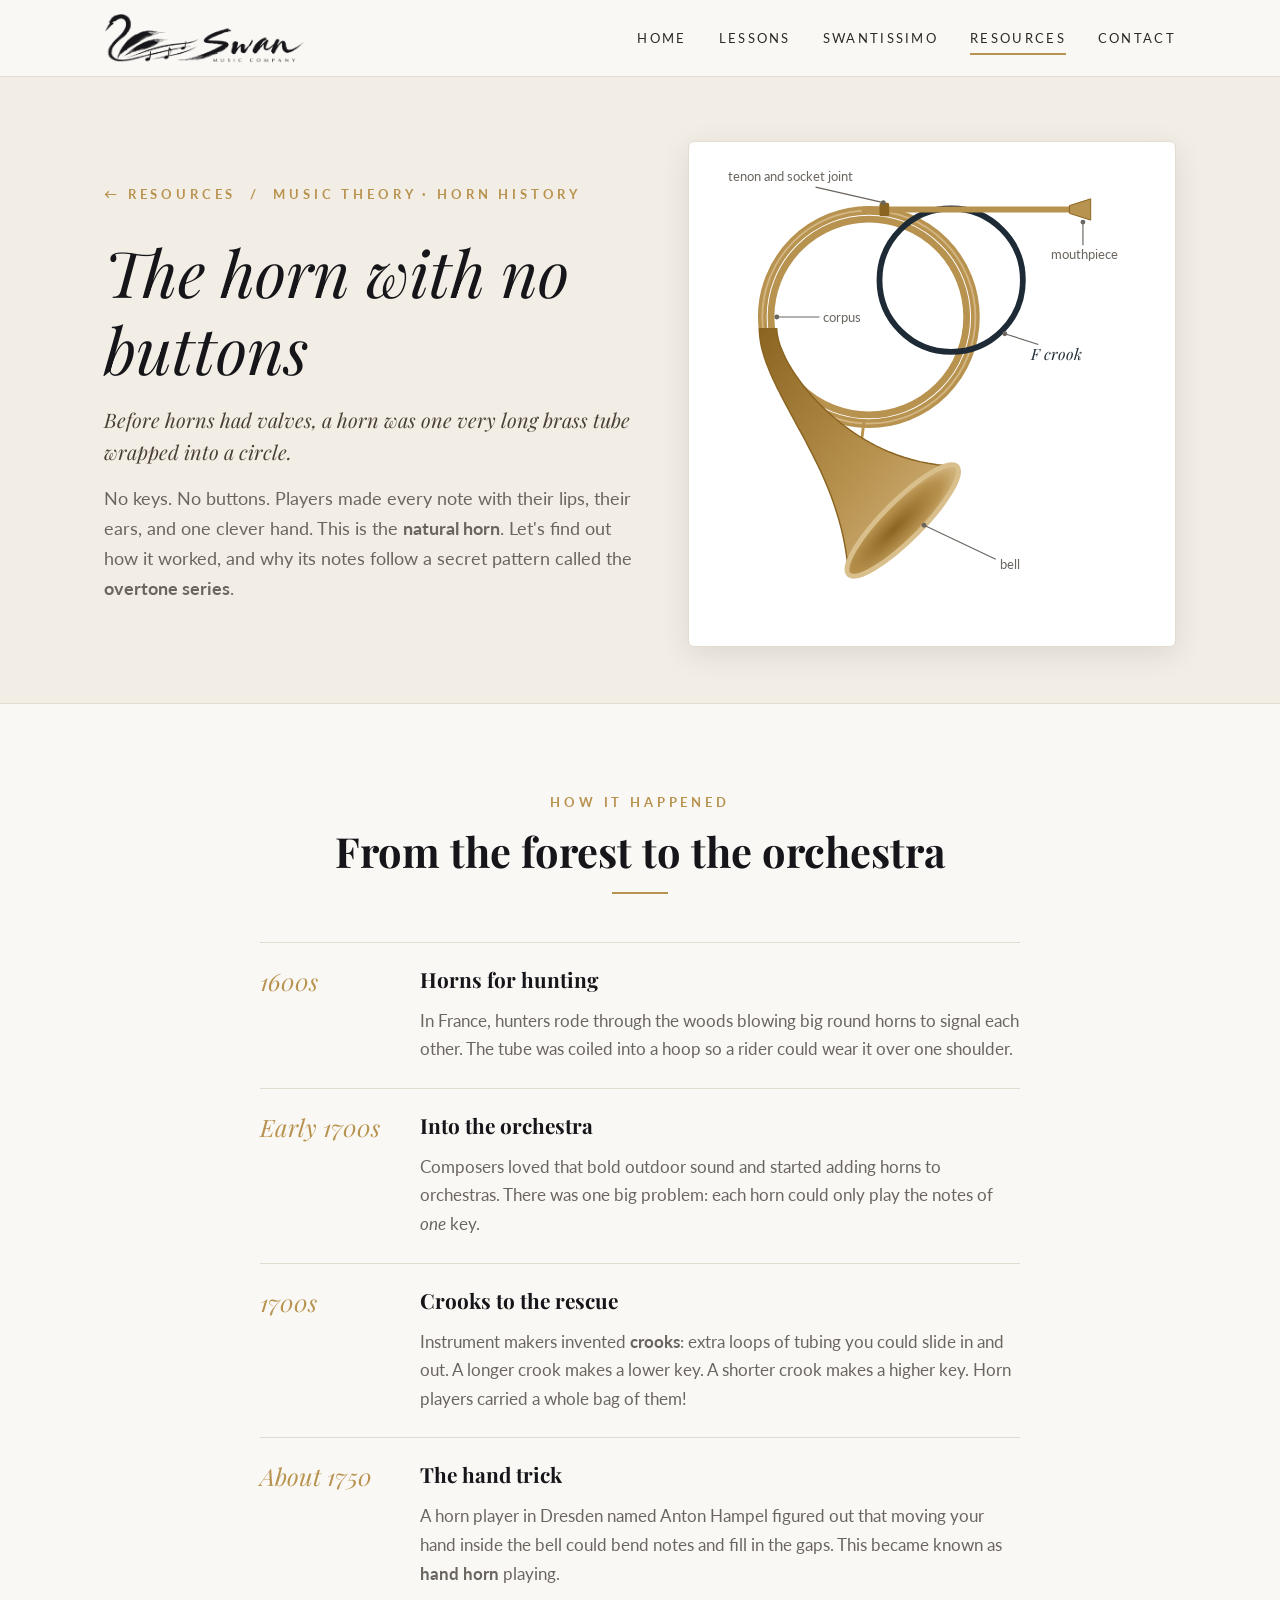
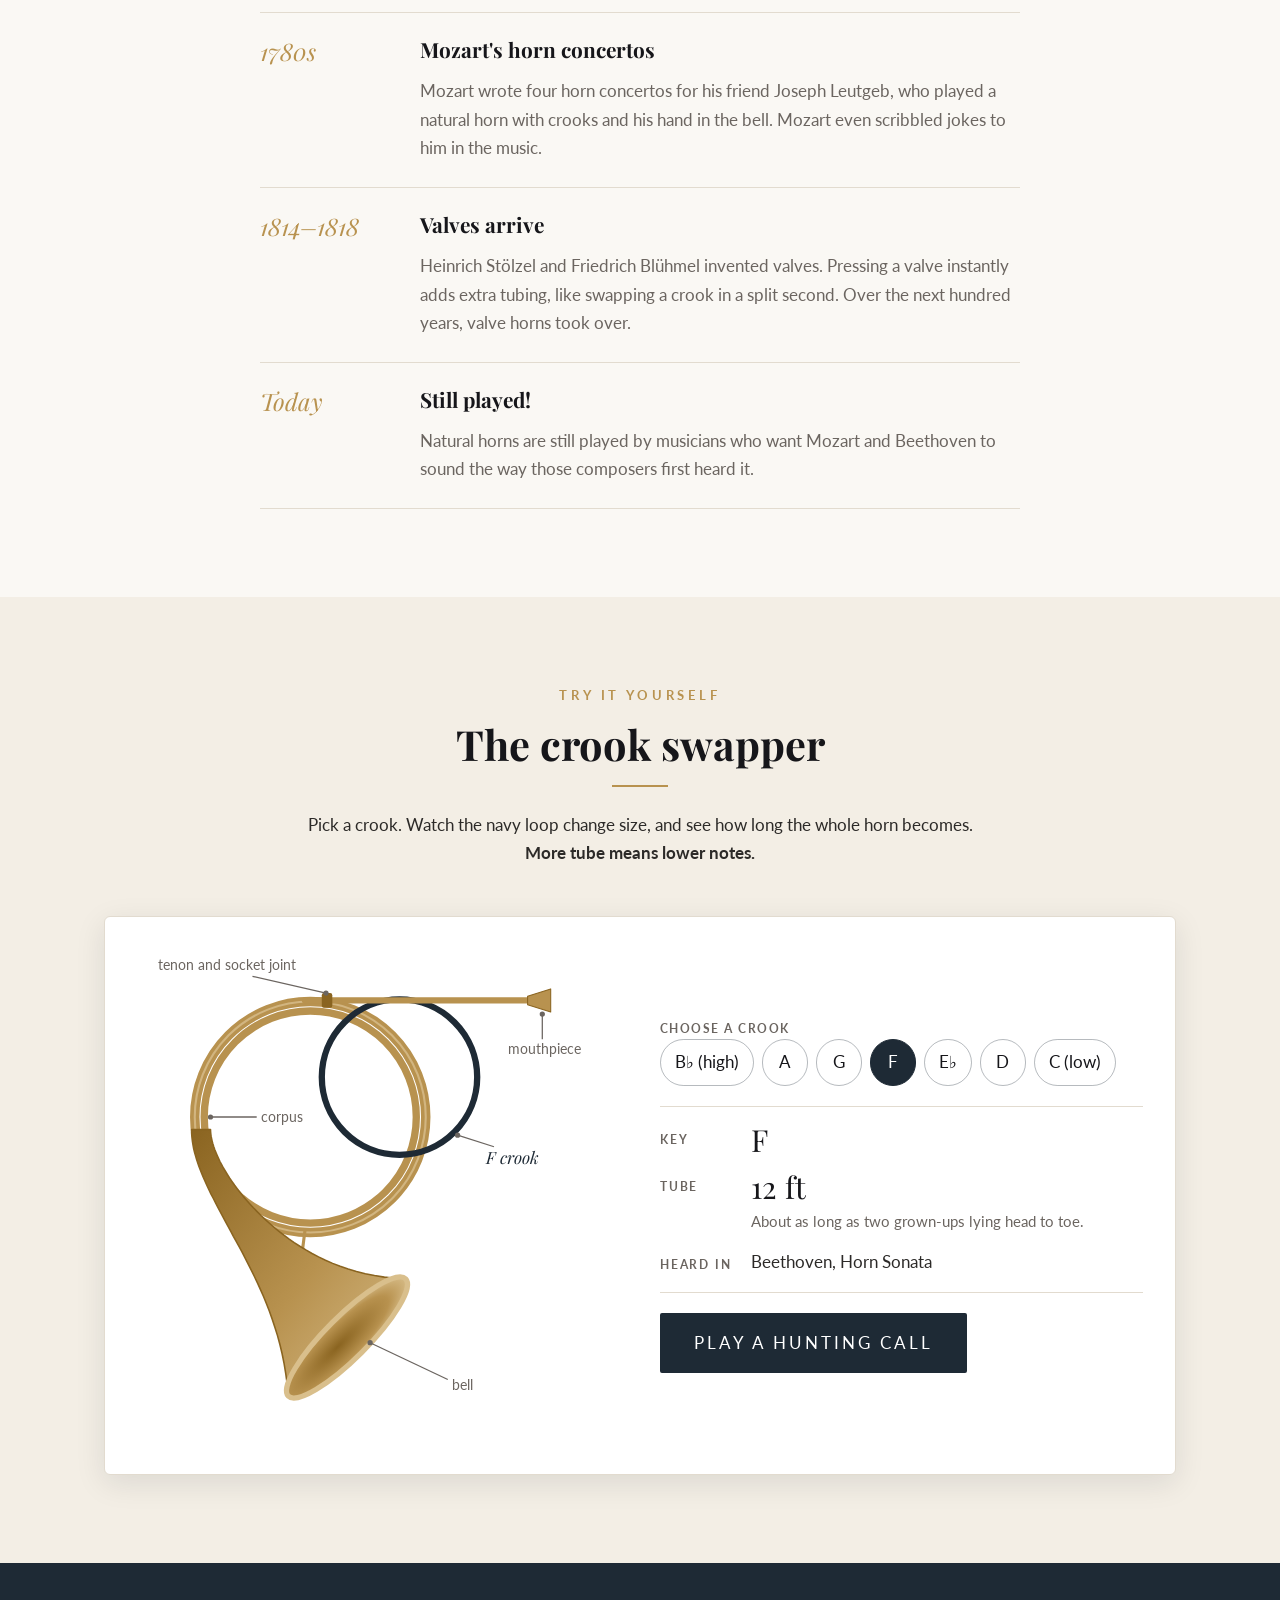
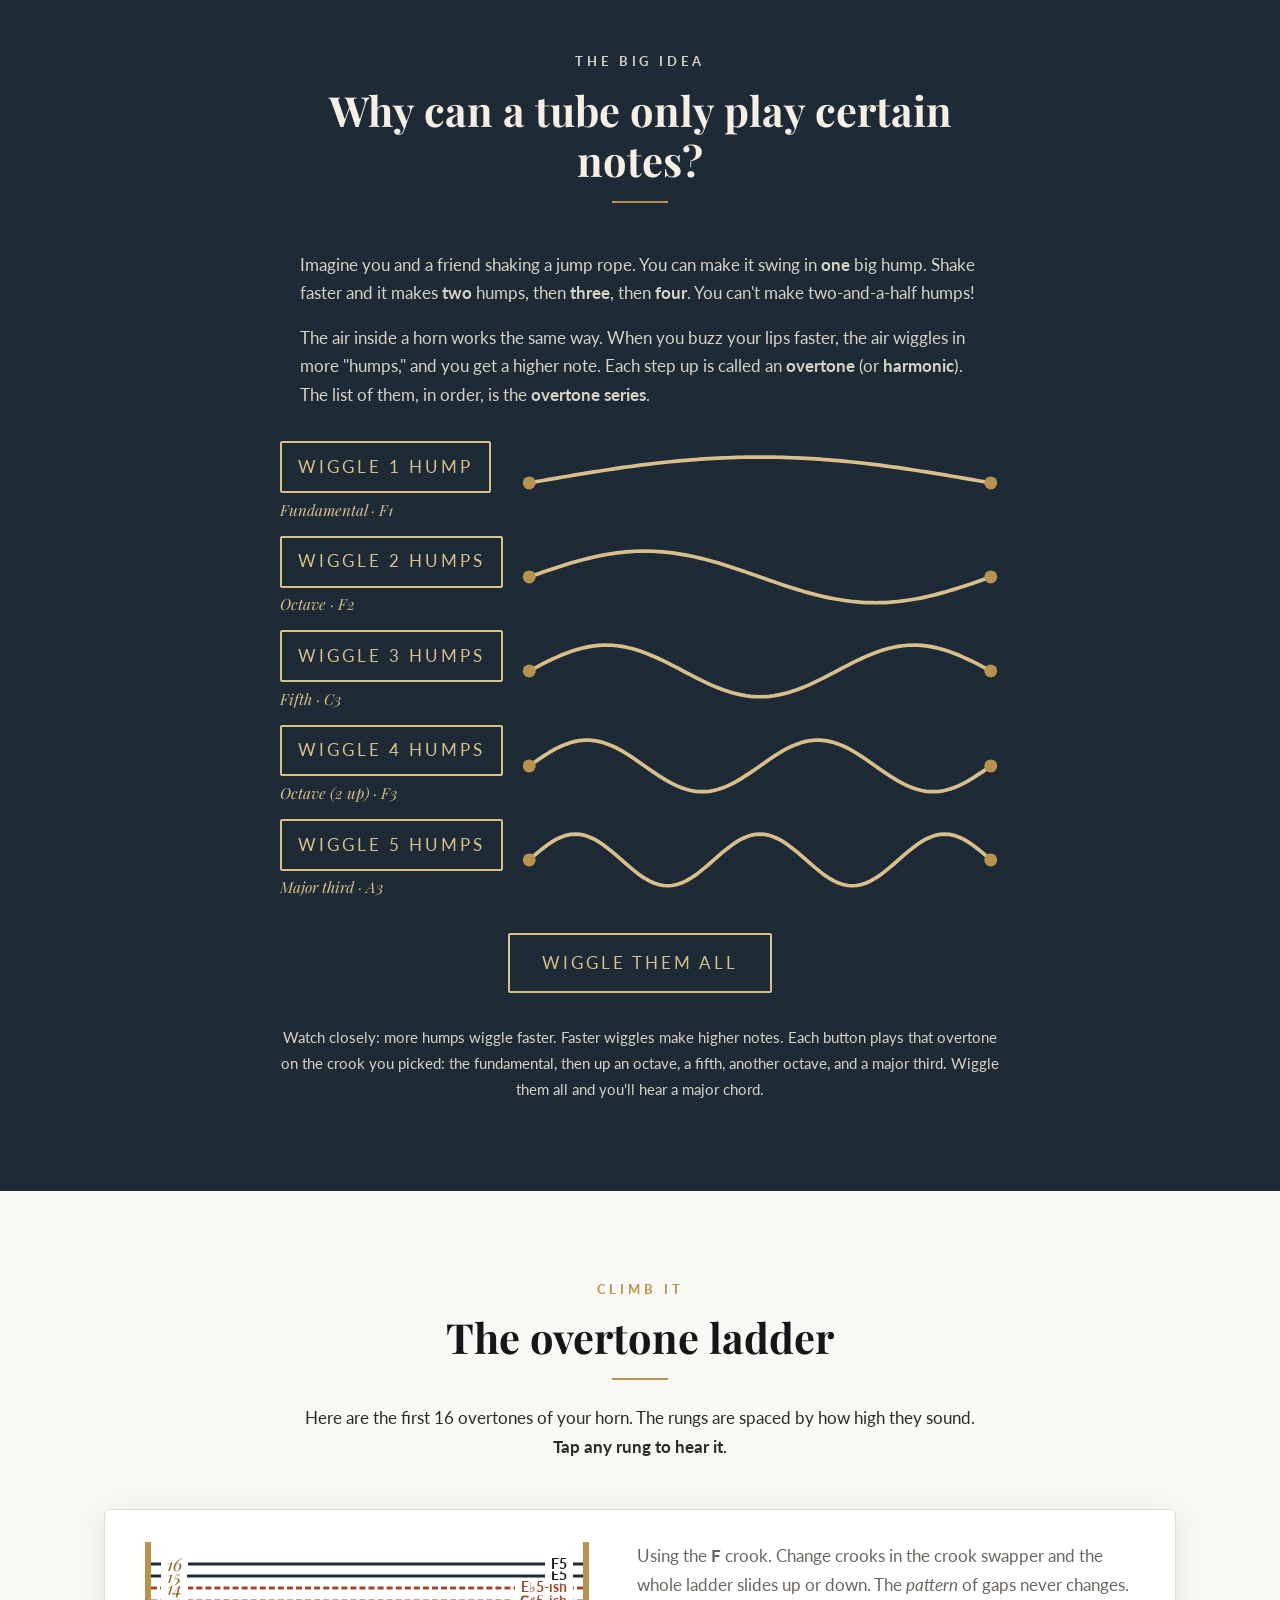
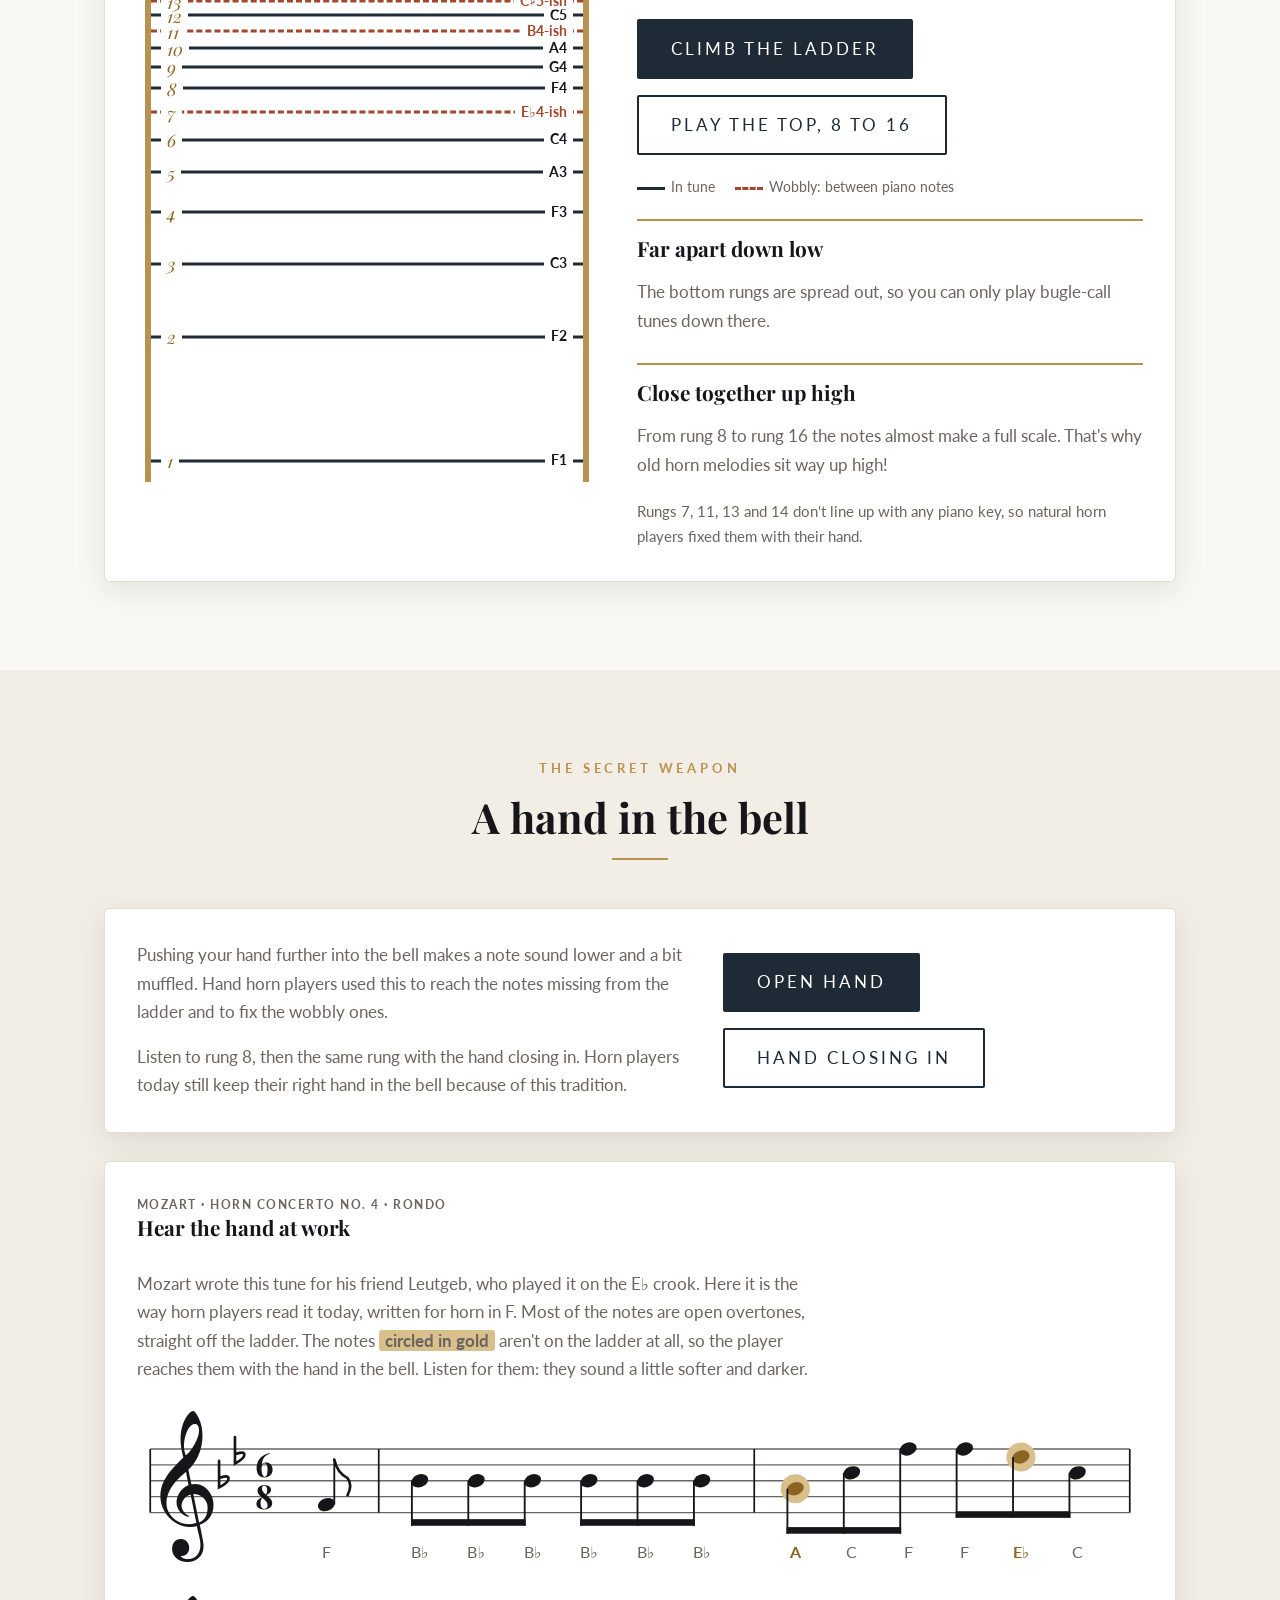
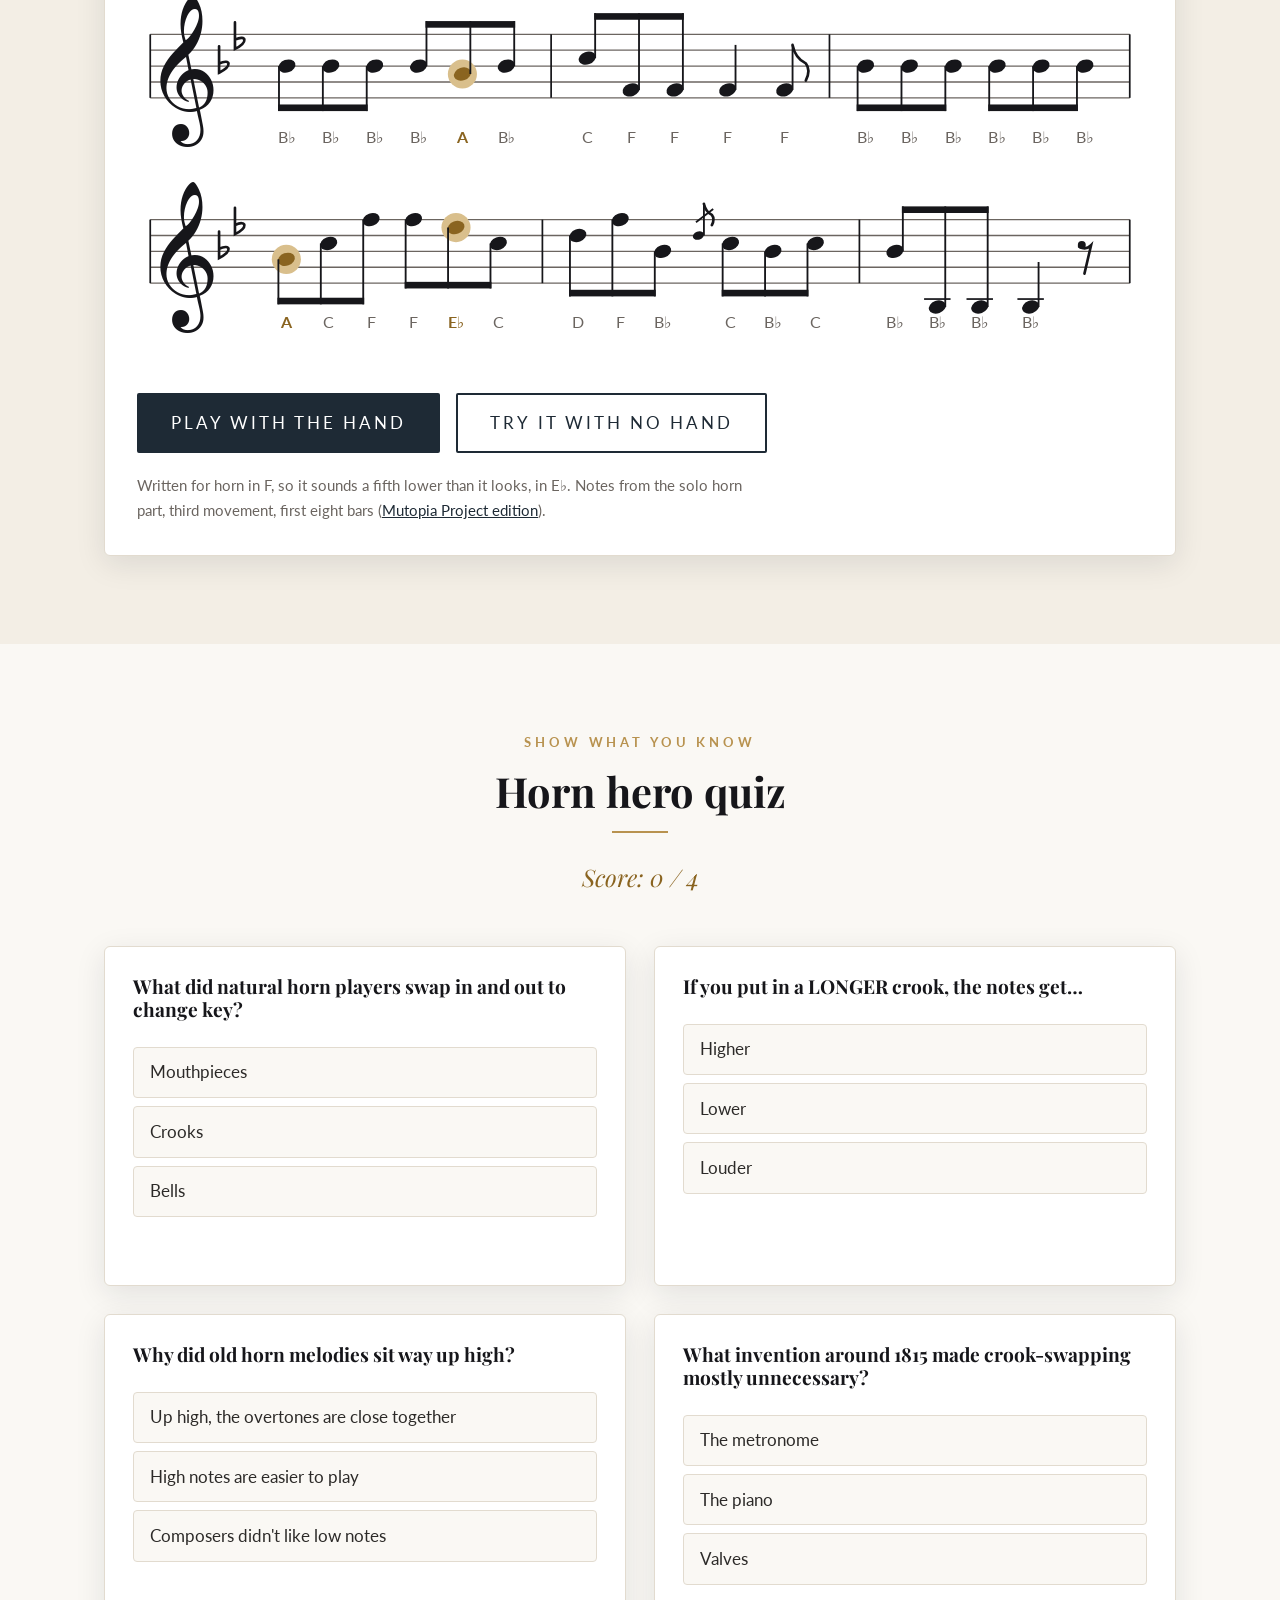
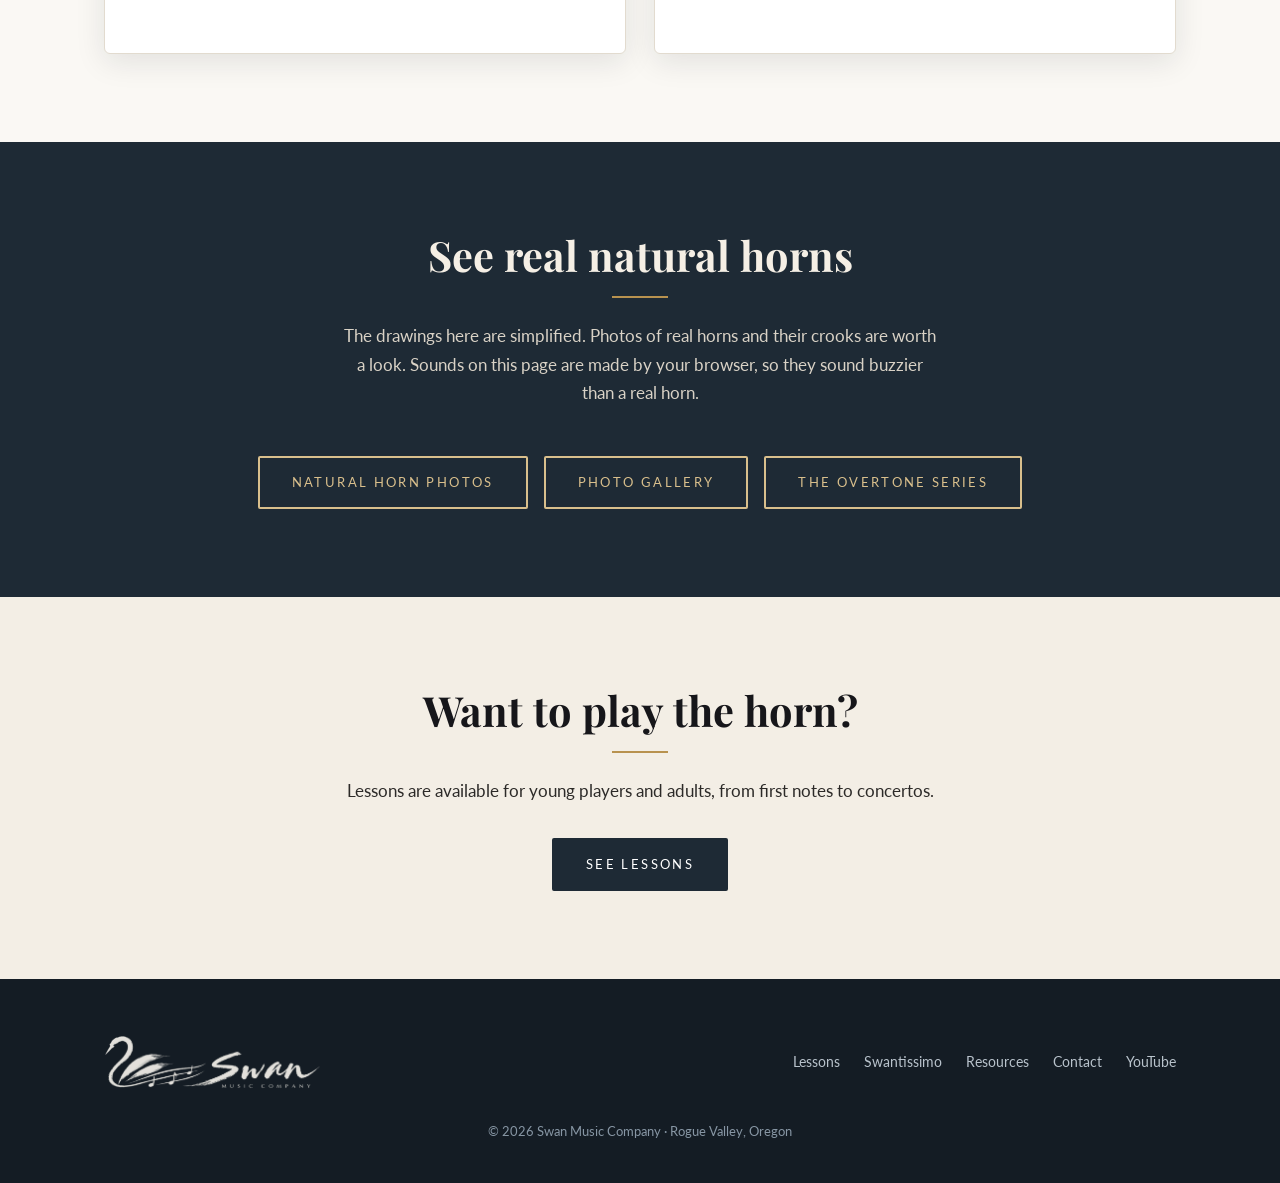
<file: resources/natural-horn.html>
<!DOCTYPE html>
<html lang="en">
<head>
  <meta charset="UTF-8" />
  <meta name="viewport" content="width=device-width, initial-scale=1.0" />
  <title>The Horn With No Buttons | Swan Music Company</title>
  <meta name="description" content="An interactive tour of the natural horn: its history, how crooks change its key, the overtone series, and hand horn in a Mozart concerto." />
  <link rel="icon" type="image/png" href="../images/logo-stacked.png" />
  <link rel="preconnect" href="https://fonts.googleapis.com" />
  <link rel="preconnect" href="https://fonts.gstatic.com" crossorigin />
  <link href="https://fonts.googleapis.com/css2?family=Playfair+Display:ital,wght@0,400;0,700;1,400&family=Lato:wght@300;400;700&family=Noto+Music&display=swap" rel="stylesheet" />
  <link rel="stylesheet" href="../css/site.css" />
  <style>
    /* Natural horn page: component styles layered on site.css */
    :root {
      --brass-deep: #8a6420;
      --wobble: #a2462c;
      --white: #ffffff;
      --on-dark: #d9d2c6;
      --on-dark-head: #f5efe5;
      --display: 'Playfair Display', Georgia, serif;
      --body: 'Lato', system-ui, sans-serif;
    }
    .horn-page p:not(.eyebrow) { margin-bottom: 0; }
    .horn-page button { font: inherit; cursor: pointer; }
    .horn-page :focus-visible { outline: 2px solid var(--brass); outline-offset: 3px; }
    .horn-hero { background: var(--paper-warm); border-bottom: 1px solid var(--line); padding: 4rem 0 3.5rem; }
    .horn-hero h1 { font-weight: 400; font-style: italic; }
    .horn-hero .eyebrow a { color: inherit; text-decoration: none; }
    .prose { max-width: 68ch; display: flex; flex-direction: column; gap: 1rem; }
    .section-dark .section-head p { color: var(--on-dark); }
    .hero-grid{display:grid;grid-template-columns:1.1fr 1fr;gap:3rem;align-items:center}
.hero-grid > *{min-width:0}
.hero-text{display:flex;flex-direction:column;gap:1rem}
.hero-text p:not(.eyebrow):not(.lead){color:var(--muted);font-size:1.1rem}
.hero-art{background:var(--white);border:1px solid var(--line);border-radius:var(--radius);box-shadow:var(--shadow);padding:1.25rem}
.hero-art svg{width:100%;height:auto}
    /* Horn drawing */
.tube{fill:none;stroke:var(--brass);stroke-linecap:round}
.tube-hi{fill:none;stroke:var(--brass-light);stroke-linecap:round;opacity:.8}
.bell{fill:var(--brass);stroke:var(--brass-deep);stroke-linejoin:round}
.bell-body{stroke:var(--brass-deep);stroke-width:1.5;stroke-linejoin:round}
.bell-mouth{stroke:var(--brass-light);stroke-width:5}
.stay{stroke:var(--brass);stroke-width:3}
.joint{fill:var(--brass-deep)}
.callout{stroke:var(--muted);stroke-width:1.2}
.callout-dot{fill:var(--muted)}
.crook .tube{stroke:var(--navy)}
.label-svg{font-family:var(--body);font-size:13px;fill:var(--muted)}
.crook-tag{font-family:var(--display);font-style:italic;font-size:16px;fill:var(--navy)}

/* Timeline */
.timeline{list-style:none;margin:0 auto;padding:0;max-width:760px;display:flex;flex-direction:column}
.timeline li{display:grid;grid-template-columns:8.5rem minmax(0,1fr);gap:1.5rem;padding-block:1.5rem;border-top:1px solid var(--line)}
.timeline li:last-child{border-bottom:1px solid var(--line)}
.year{font-family:var(--display);font-style:italic;font-size:1.5rem;color:var(--brass);line-height:1.2}
.timeline .body{display:flex;flex-direction:column;gap:.35rem}
.timeline .body p{color:var(--muted)}

/* Cards / tools */
.tool{display:grid;grid-template-columns:1fr 1fr;gap:2.5rem;align-items:center}
.tool > *{min-width:0}
.side{display:flex;flex-direction:column;gap:1.25rem}
.legend{font-size:.78rem;text-transform:uppercase;letter-spacing:.12em;font-weight:700;color:var(--muted)}
.chips{display:flex;flex-wrap:wrap;gap:8px}
.chip{font-weight:700;font-size:.95rem;min-width:46px;padding:8px 14px;border-radius:999px;background:transparent;color:var(--ink);border:1px solid rgba(30,42,53,.32)}
.chip:hover{border-color:var(--brass-deep)}
.chip[aria-pressed="true"]{background:var(--navy);border-color:var(--navy);color:var(--white)}
.facts{display:grid;grid-template-columns:auto minmax(0,1fr);gap:.75rem 1.25rem;margin:0;padding-block:1rem;border-top:1px solid var(--line);border-bottom:1px solid var(--line)}
.facts dt{font-size:.75rem;text-transform:uppercase;letter-spacing:.15em;font-weight:700;color:var(--muted);padding-top:.45rem}
.facts dd{margin:0}
.big{font-family:var(--display);font-size:1.9rem;color:var(--ink);line-height:1.15}
.note{font-size:.92rem;color:var(--muted)}


/* Jump ropes */
.ropes{max-width:720px;margin:0 auto;display:flex;flex-direction:column;gap:2rem}
.ropes svg{width:100%;height:auto}
.ropes path{fill:none;stroke:var(--brass-light);stroke-width:4;stroke-linecap:round}
.ropes .hand{fill:var(--brass)}
.rope-rows{display:flex;flex-direction:column;gap:.75rem}
.rope-row{display:grid;grid-template-columns:14rem minmax(0,1fr);gap:1rem;align-items:center}
.rope-btn{padding:.6rem 1rem;font-size:.72rem;white-space:nowrap}
.rope-left{display:flex;flex-direction:column;align-items:flex-start;gap:.3rem}
.rope-info{font-family:var(--display);font-style:italic;color:var(--brass-light);font-size:.95rem}
.rope-btn.active{background:var(--brass-light);color:var(--navy)}
.rope-cap{text-align:center;color:var(--on-dark);font-size:.95rem}
.ropes .btn-row{justify-content:center}

/* Ladder */
.ladder-tool{grid-template-columns:minmax(0,1fr) minmax(0,1.1fr);align-items:start}
.ladder{position:relative;height:540px;border-left:6px solid var(--brass);border-right:6px solid var(--brass);margin:0 .5rem}
.rung{position:absolute;left:0;right:0;height:0;transform:translateY(50%);display:flex;align-items:center;justify-content:space-between;gap:8px;padding:0 10px;border:none;border-top:3px solid var(--navy);background:transparent;color:var(--ink)}
.rung span{background:var(--white);padding:0 6px;line-height:1.2;transform:translateY(-2px);font-variant-numeric:tabular-nums}
.rung .num{font-family:var(--display);font-style:italic;font-size:1.1rem;color:var(--brass-deep)}
.rung .nm{font-size:.88rem;font-weight:700}
.rung.wobbly{border-top-style:dashed;border-top-color:var(--wobble)}
.rung.wobbly .nm{color:var(--wobble)}
.rung.playing{border-top-color:var(--brass);border-top-width:5px}
.rung:hover span,.rung:focus-visible span{background:var(--paper-warm)}
.key{display:flex;flex-wrap:wrap;gap:1.25rem;font-size:.9rem;color:var(--muted)}
.key i{display:inline-block;width:28px;border-top:3px solid var(--navy);vertical-align:middle;margin-right:6px}
.key i.w{border-top:3px dashed var(--wobble)}

/* Points */
.points{display:grid;grid-template-columns:repeat(auto-fit,minmax(240px,1fr));gap:1.75rem}
.point{border-top:2px solid var(--brass);padding-top:.9rem;display:flex;flex-direction:column;gap:.5rem}
.point p{color:var(--muted)}

/* Hand */
.hand-tool{grid-template-columns:minmax(0,1.3fr) minmax(0,1fr)}

/* Mozart excerpt */
.excerpt{display:flex;flex-direction:column;gap:1.25rem;margin-top:1.75rem}
.excerpt > p{max-width:68ch}
.staff-wrap{overflow-x:auto}
#mozStaff{display:block;width:100%;min-width:620px;height:auto}
.staff-line{stroke:var(--muted);stroke-width:1}
.bar-line{stroke:var(--ink);stroke-width:1.3}
.ledger{stroke:var(--ink);stroke-width:1.3}
.clef{font-family:"Noto Music","Apple Symbols","Segoe UI Symbol",serif;fill:var(--ink)}
.timesig{font-family:var(--display);font-weight:700;font-size:25px;fill:var(--ink);text-anchor:middle}
.head{fill:var(--ink)}
.stem{stroke:var(--ink);stroke-width:1.4}
.beam{fill:var(--ink)}
.flag,.rest-mark,.flat{fill:none;stroke:var(--ink);stroke-width:2;stroke-linecap:round}
.rest-dot{fill:var(--ink)}
.halo{fill:var(--brass-light);opacity:0}
.hl{fill:var(--navy);opacity:0;transition:opacity .08s}
.ltr{font-family:var(--body);font-size:12px;fill:var(--muted);text-anchor:middle}
.mz-note.hand .halo{opacity:1}
.mz-note.hand .head{fill:var(--brass-deep)}
.mz-note.hand .ltr{fill:var(--brass-deep);font-weight:700}
.mz-note.playing .hl{opacity:.12}
.mz-note.playing .head{fill:var(--navy)}
.hand-key{background:var(--brass-light);padding:0 .35em;border-radius:3px;font-weight:700}

/* Quiz */
.quiz{display:grid;grid-template-columns:repeat(2,minmax(0,1fr));gap:1.75rem}
.q{display:flex;flex-direction:column;gap:1rem;padding:1.75rem}
.q h3{font-size:1.2rem}
.q .opts{display:flex;flex-direction:column;gap:8px}
.q .opts button{text-align:left;border:1px solid var(--line);background:var(--paper);color:var(--text);border-radius:4px;padding:.65rem 1rem}
.q .opts button:hover{border-color:var(--brass)}
.q .opts button.right{background:var(--navy);border-color:var(--navy);color:var(--white)}
.q .opts button.wrong{color:var(--wobble);border-color:var(--wobble);text-decoration:line-through}
.q .fb{font-size:.95rem;color:var(--muted);min-height:1.6em}
.score{font-family:var(--display);font-style:italic;font-size:1.5rem;color:var(--brass-deep);text-align:center}
    @media (max-width: 880px) {
      .hero-grid, .tool, .ladder-tool, .hand-tool, .quiz { grid-template-columns: 1fr; gap: 2rem; }
      .ladder { height: 480px; }
    }
    @media (max-width: 560px) {
      .timeline li { grid-template-columns: 1fr; gap: .25rem; }
      .rope-row { grid-template-columns: 1fr; gap: .25rem; }
      .rope-btn { justify-self: start; }
      .card { padding: 1.25rem; }
    }
    @media (prefers-reduced-motion: reduce) { .horn-page * { transition: none !important; } }
  </style>
</head>
<body>

  <header class="site-header">
    <div class="container">
      <a class="brand" href="../index.html"><img src="../images/logo-horizontal.png" alt="Swan Music Company" /></a>
      <button class="nav-toggle" aria-label="Menu" aria-expanded="false"><span></span></button>
      <ul class="nav-links">
        <li><a href="../index.html">Home</a></li>
        <li><a href="../lessons.html">Lessons</a></li>
        <li><a href="../swantissimo.html">Swantissimo</a></li>
        <li><a href="../resources.html" aria-current="page">Resources</a></li>
        <li><a href="../contact.html">Contact</a></li>
      </ul>
    </div>
  </header>

  <main class="horn-page">
  <!-- HERO -->
  <section class="horn-hero">
    <div class="container hero-grid">
      <div class="hero-text">
        <p class="eyebrow"><a href="../resources.html#theory">&larr; Resources</a> &nbsp;/&nbsp; Music theory &middot; Horn history</p>
        <h1>The horn with no buttons</h1>
        <p class="lead">Before horns had valves, a horn was one very long brass tube wrapped into a circle.</p>
        <p>No keys. No buttons. Players made every note with their lips, their ears, and one clever hand. This is the <strong>natural horn</strong>. Let's find out how it worked, and why its notes follow a secret pattern called the <strong>overtone series</strong>.</p>
      </div>
      <div class="hero-art">
        <svg viewBox="0 0 460 470" role="img" aria-label="Labeled drawing of a natural horn: the large main hoop called the corpus, a smaller crook loop joined at the top, the mouthpiece on the right, and the bell flaring out at the bottom">
          <g id="heroHorn"></g>
        </svg>
      </div>
    </div>
  </section>

  <!-- HISTORY -->
  <section class="section">
    <div class="container">
      <div class="section-head">
        <p class="eyebrow">How it happened</p>
        <h2>From the forest to the orchestra</h2>
        <div class="divider"></div>
      </div>
      <ol class="timeline">
        <li><span class="year">1600s</span><div class="body"><h3>Horns for hunting</h3><p>In France, hunters rode through the woods blowing big round horns to signal each other. The tube was coiled into a hoop so a rider could wear it over one shoulder.</p></div></li>
        <li><span class="year">Early 1700s</span><div class="body"><h3>Into the orchestra</h3><p>Composers loved that bold outdoor sound and started adding horns to orchestras. There was one big problem: each horn could only play the notes of <em>one</em> key.</p></div></li>
        <li><span class="year">1700s</span><div class="body"><h3>Crooks to the rescue</h3><p>Instrument makers invented <strong>crooks</strong>: extra loops of tubing you could slide in and out. A longer crook makes a lower key. A shorter crook makes a higher key. Horn players carried a whole bag of them!</p></div></li>
        <li><span class="year">About 1750</span><div class="body"><h3>The hand trick</h3><p>A horn player in Dresden named Anton Hampel figured out that moving your hand inside the bell could bend notes and fill in the gaps. This became known as <strong>hand horn</strong> playing.</p></div></li>
        <li><span class="year">1780s</span><div class="body"><h3>Mozart's horn concertos</h3><p>Mozart wrote four horn concertos for his friend Joseph Leutgeb, who played a natural horn with crooks and his hand in the bell. Mozart even scribbled jokes to him in the music.</p></div></li>
        <li><span class="year">1814–1818</span><div class="body"><h3>Valves arrive</h3><p>Heinrich Stölzel and Friedrich Blühmel invented valves. Pressing a valve instantly adds extra tubing, like swapping a crook in a split second. Over the next hundred years, valve horns took over.</p></div></li>
        <li><span class="year">Today</span><div class="body"><h3>Still played!</h3><p>Natural horns are still played by musicians who want Mozart and Beethoven to sound the way those composers first heard it.</p></div></li>
      </ol>
    </div>
  </section>

  <!-- CROOK SWAPPER -->
  <section class="section section-warm">
    <div class="container">
      <div class="section-head">
        <p class="eyebrow">Try it yourself</p>
        <h2>The crook swapper</h2>
        <div class="divider"></div>
        <p>Pick a crook. Watch the navy loop change size, and see how long the whole horn becomes. <strong>More tube means lower notes.</strong></p>
      </div>
      <div class="card tool">
        <svg viewBox="0 0 460 470" role="img" aria-label="Natural horn with the selected crook shown in navy" style="width:100%;height:auto">
          <g id="machineHorn"></g>
        </svg>
        <div class="side">
          <div>
            <p class="legend">Choose a crook</p>
            <div class="chips" role="group" aria-label="Choose a crook" id="crookButtons"></div>
          </div>
          <dl class="facts">
            <dt>Key</dt><dd class="big" id="cKey">F</dd>
            <dt>Tube</dt><dd><span class="big" id="cLen">12 ft</span><br><span id="cCompare" class="note"></span></dd>
            <dt>Heard in</dt><dd id="cMusic"></dd>
          </dl>
          <div class="btn-row"><button class="btn" id="playCall" type="button">Play a hunting call</button></div>
        </div>
      </div>
    </div>
  </section>

  <!-- BIG IDEA -->
  <section class="section section-dark">
    <div class="container">
      <div class="section-head">
        <p class="eyebrow">The big idea</p>
        <h2>Why can a tube only play certain notes?</h2>
        <div class="divider"></div>
      </div>
      <div class="ropes">
        <div class="prose" style="margin:0 auto">
          <p>Imagine you and a friend shaking a jump rope. You can make it swing in <strong>one</strong> big hump. Shake faster and it makes <strong>two</strong> humps, then <strong>three</strong>, then <strong>four</strong>. You can't make two-and-a-half humps!</p>
          <p>The air inside a horn works the same way. When you buzz your lips faster, the air wiggles in more "humps," and you get a higher note. Each step up is called an <strong>overtone</strong> (or <strong>harmonic</strong>). The list of them, in order, is the <strong>overtone series</strong>.</p>
        </div>
        <div class="rope-rows" id="ropes"></div>
        <div class="btn-row"><button class="btn btn-light" id="wiggleAll" type="button">Wiggle them all</button></div>
        <p class="rope-cap">Watch closely: more humps wiggle faster. Faster wiggles make higher notes. Each button plays that overtone on the crook you picked: the fundamental, then up an octave, a fifth, another octave, and a major third. Wiggle them all and you'll hear a major chord.</p>
      </div>
    </div>
  </section>

  <!-- LADDER -->
  <section class="section">
    <div class="container">
      <div class="section-head">
        <p class="eyebrow">Climb it</p>
        <h2>The overtone ladder</h2>
        <div class="divider"></div>
        <p>Here are the first 16 overtones of your horn. The rungs are spaced by how high they sound. <strong>Tap any rung to hear it.</strong></p>
      </div>
      <div class="card tool ladder-tool">
        <div class="ladder" id="ladder" aria-label="Overtone ladder, lowest at the bottom"></div>
        <div class="side">
          <p>Using the <strong id="lKey">F</strong> crook. Change crooks in the crook swapper and the whole ladder slides up or down. The <em>pattern</em> of gaps never changes.</p>
          <div class="btn-row">
            <button class="btn" id="climb" type="button">Climb the ladder</button>
            <button class="btn btn-outline" id="topScale" type="button">Play the top, 8 to 16</button>
          </div>
          <div class="key"><span><i></i>In tune</span><span><i class="w"></i>Wobbly: between piano notes</span></div>
          <div class="points">
            <div class="point"><h3>Far apart down low</h3><p>The bottom rungs are spread out, so you can only play bugle-call tunes down there.</p></div>
            <div class="point"><h3>Close together up high</h3><p>From rung 8 to rung 16 the notes almost make a full scale. That's why old horn melodies sit way up high!</p></div>
          </div>
          <p class="note">Rungs 7, 11, 13 and 14 don't line up with any piano key, so natural horn players fixed them with their hand.</p>
        </div>
      </div>
    </div>
  </section>

  <!-- HAND -->
  <section class="section section-warm">
    <div class="container">
      <div class="section-head">
        <p class="eyebrow">The secret weapon</p>
        <h2>A hand in the bell</h2>
        <div class="divider"></div>
      </div>
      <div class="card tool hand-tool">
        <div class="prose">
          <p>Pushing your hand further into the bell makes a note sound lower and a bit muffled. Hand horn players used this to reach the notes missing from the ladder and to fix the wobbly ones.</p>
          <p>Listen to rung 8, then the same rung with the hand closing in. Horn players today still keep their right hand in the bell because of this tradition.</p>
        </div>
        <div class="btn-row" style="flex-direction:column;align-items:flex-start">
          <button class="btn" id="handOpen" type="button">Open hand</button>
          <button class="btn btn-outline" id="handClosed" type="button">Hand closing in</button>
        </div>
      </div>
      <div class="card excerpt">
        <div>
          <p class="legend">Mozart · Horn Concerto No. 4 · Rondo</p>
          <h3>Hear the hand at work</h3>
        </div>
        <p>Mozart wrote this tune for his friend Leutgeb, who played it on the E♭ crook. Here it is the way horn players read it today, written for horn in F. Most of the notes are open overtones, straight off the ladder. The notes <span class="hand-key">circled in gold</span> aren't on the ladder at all, so the player reaches them with the hand in the bell. Listen for them: they sound a little softer and darker.</p>
        <div class="staff-wrap">
          <svg id="mozStaff" role="img" aria-label="Horn part, first eight bars of the Rondo, written for horn in F with B flat and E flat in the key signature. Hand notes, every A and E flat, are circled in gold."></svg>
        </div>
        <div class="btn-row">
          <button class="btn" id="mozHand" type="button">Play with the hand</button>
          <button class="btn btn-outline" id="mozNoHand" type="button">Try it with no hand</button>
        </div>
        <p class="note" id="mozStatus" aria-live="polite">Written for horn in F, so it sounds a fifth lower than it looks, in E♭. Notes from the solo horn part, third movement, first eight bars (<a href="https://www.mutopiaproject.org/cgibin/piece-info.cgi?id=1736" target="_blank" rel="noopener">Mutopia Project edition</a>).</p>
      </div>
    </div>
  </section>

  <!-- QUIZ -->
  <section class="section">
    <div class="container">
      <div class="section-head">
        <p class="eyebrow">Show what you know</p>
        <h2>Horn hero quiz</h2>
        <div class="divider"></div>
        <p class="score" id="score">Score: 0 / 4</p>
      </div>
      <div class="quiz" id="quiz"></div>
    </div>
  </section>

  <!-- CTA -->
  <section class="section section-dark cta">
    <div class="container">
      <div class="section-head">
        <h2>See real natural horns</h2>
        <div class="divider"></div>
        <p>The drawings here are simplified. Photos of real horns and their crooks are worth a look. Sounds on this page are made by your browser, so they sound buzzier than a real horn.</p>
      </div>
      <div class="btn-row">
        <a class="btn btn-light" href="https://en.wikipedia.org/wiki/Natural_horn" target="_blank" rel="noopener">Natural horn photos</a>
        <a class="btn btn-light" href="https://commons.wikimedia.org/wiki/Category:Natural_horns" target="_blank" rel="noopener">Photo gallery</a>
        <a class="btn btn-light" href="https://en.wikipedia.org/wiki/Harmonic_series_(music)" target="_blank" rel="noopener">The overtone series</a>
      </div>
    </div>
  </section>
  </main>

  <section class="section section-warm cta">
    <div class="container">
      <h2>Want to play the horn?</h2>
      <div class="divider"></div>
      <p>Lessons are available for young players and adults, from first notes to concertos.</p>
      <div class="btn-row"><a href="../lessons.html" class="btn">See Lessons</a></div>
    </div>
  </section>

  <footer class="site-footer">
    <div class="container">
      <div class="footer-inner">
        <img src="../images/logo-horizontal-white.png" alt="Swan Music Company" />
        <ul class="footer-links">
          <li><a href="../lessons.html">Lessons</a></li>
          <li><a href="../swantissimo.html">Swantissimo</a></li>
          <li><a href="../resources.html">Resources</a></li>
          <li><a href="../contact.html">Contact</a></li>
          <li><a href="https://www.youtube.com/@swanmusiccompany" target="_blank" rel="noopener noreferrer">YouTube</a></li>
        </ul>
      </div>
      <p class="copyright">&copy; <span data-year>2026</span> Swan Music Company &middot; Rogue Valley, Oregon</p>
    </div>
  </footer>

  <script src="../js/site.js"></script>
  <script>
(() => {
  // ---------- data ----------
  const CROOKS = [
    { id:"Bb", key:"B♭ (high)", f0:58.27, loops:1, r:46, music:"Mozart, Symphony No. 40 (one horn uses this crook)" },
    { id:"A",  key:"A",  f0:55.00, loops:1, r:54, music:"Beethoven, Symphony No. 7" },
    { id:"G",  key:"G",  f0:49.00, loops:1, r:62, music:"Mozart, Symphony No. 40 (the other horn)" },
    { id:"F",  key:"F",  f0:43.65, loops:1, r:74, music:"Beethoven, Horn Sonata" },
    { id:"Eb", key:"E♭", f0:38.89, loops:2, r:76, music:"Mozart, Horn Concertos 2, 3 and 4" },
    { id:"D",  key:"D",  f0:36.71, loops:2, r:82, music:"Haydn, “Horn Signal” Symphony No. 31" },
    { id:"C",  key:"C (low)",  f0:32.70, loops:3, r:86, music:"Deep, dark, extra-low music" }
  ];
  const F_LEN = 12; // feet, horn in F
  const NAMES = ["C","C♯","D","E♭","E","F","F♯","G","A♭","A","B♭","B"];
  let crook = CROOKS[3];

  const $ = id => document.getElementById(id);
  const NS = "http://www.w3.org/2000/svg";
  const el = (tag, attrs, parent) => { const e = document.createElementNS(NS, tag); for (const k in attrs) e.setAttribute(k, attrs[k]); if (parent) parent.appendChild(e); return e; };

  // ---------- horn drawing ----------
  // Modeled on a classic orchestral natural horn: big corpus hoop, a crook loop
  // joined at the top, leadpipe running right to the mouthpiece, bell flaring down-left.
  function drawHorn(g, c, showLabel){
    g.innerHTML = "";
    const gid = "bellGrad-" + g.id;
    const lg = el("linearGradient",{id:gid,x1:"0",y1:"0",x2:"1",y2:"1"},el("defs",{},g));
    el("stop",{offset:"0",style:"stop-color:var(--brass-deep)"},lg);
    el("stop",{offset:"0.55",style:"stop-color:var(--brass)"},lg);
    el("stop",{offset:"1",style:"stop-color:var(--brass-light)"},lg);

    // corpus: the main hoop, two windings
    el("circle",{cx:165,cy:160,r:110,class:"tube","stroke-width":9},g);
    el("circle",{cx:165,cy:160,r:101,class:"tube","stroke-width":7},g);
    el("circle",{cx:165,cy:160,r:110,class:"tube-hi","stroke-width":2},g);
    el("line",{x1:152,y1:330,x2:160,y2:268,class:"stay"},g);

    // bell: narrow throat, then a sharp flare out to a wide, open mouth
    const rg = el("radialGradient",{id:gid+"-in",cx:"0.42",cy:"0.5",r:"0.6"},g.querySelector("defs"));
    el("stop",{offset:"0",style:"stop-color:var(--brass-deep)"},rg);
    el("stop",{offset:"0.7",style:"stop-color:var(--brass)"},rg);
    el("stop",{offset:"1",style:"stop-color:var(--brass-light)"},rg);
    // The axis bends from straight down to down-right. The walls widen
    // exponentially, so the flare gets steeper and steeper toward the rim.
    const P0 = [61,172], P1 = [61,231], P2 = [200,370];
    const W0 = 9, W = 79, K = 5, STEPS = 48;
    const upper = [], lower = [];
    for (let i=0;i<=STEPS;i++){
      const t = i/STEPS, u = 1-t;
      const x = u*u*P0[0] + 2*u*t*P1[0] + t*t*P2[0];
      const y = u*u*P0[1] + 2*u*t*P1[1] + t*t*P2[1];
      const tx = 2*u*(P1[0]-P0[0]) + 2*t*(P2[0]-P1[0]);
      const ty = 2*u*(P1[1]-P0[1]) + 2*t*(P2[1]-P1[1]);
      const len = Math.hypot(tx, ty), nx = ty/len, ny = -tx/len;
      const w = W0 + (W - W0) * (Math.exp(K*t) - 1) / (Math.exp(K) - 1);
      upper.push(`${(x + nx*w).toFixed(1)} ${(y + ny*w).toFixed(1)}`);
      lower.push(`${(x - nx*w).toFixed(1)} ${(y - ny*w).toFixed(1)}`);
    }
    el("path",{class:"bell-body",fill:`url(#${gid})`,d:`M${upper.join(" L")} L${lower.reverse().join(" L")} Z`},g);
    el("ellipse",{class:"bell-mouth",fill:`url(#${gid}-in)`,cx:P2[0],cy:P2[1],rx:W,ry:20,transform:`rotate(-45 ${P2[0]} ${P2[1]})`},g);

    // crook: hangs from the leadpipe, bigger and more loops for lower keys
    const ccx = 250, ccy = 48 + c.r;
    const cg = el("g",{class:"crook"},g);
    for (let i=0;i<c.loops;i++){
      el("circle",{cx:ccx, cy:ccy, r:c.r - i*8, class:"tube","stroke-width":6},cg);
    }

    // leadpipe, tenon joint and mouthpiece
    el("path",{class:"tube","stroke-width":6,d:"M160 49 L 372 49"},g);
    el("rect",{class:"joint",x:176,y:42,width:10,height:14,rx:2},g);
    el("path",{class:"bell","stroke-width":1,d:"M372 45 L 394 38 L 394 60 L 372 53 Z"},g);

    if (showLabel){
      const callout = (tx, ty, anchor, lx1, ly1, lx2, ly2, text, cls) => {
        el("line",{x1:lx1,y1:ly1,x2:lx2,y2:ly2,class:"callout"},g);
        el("circle",{cx:lx2,cy:ly2,r:2.5,class:"callout-dot"},g);
        el("text",{x:tx,y:ty,"text-anchor":anchor,class:cls || "label-svg"},g).textContent = text;
      };
      const d = c.r * 0.707;
      callout(20, 20, "start", 110, 26, 180, 42, "tenon and socket joint");
      callout(388, 100, "middle", 386, 86, 386, 62, "mouthpiece");
      callout(332, ccy + d + 30, "start", 340, ccy + d + 14, ccx + d + 3, ccy + d + 3, c.key + " crook", "crook-tag");
      callout(118, 165, "start", 114, 160, 70, 160, "corpus");
      callout(300, 420, "start", 296, 410, 222, 375, "bell");
    }
  }

  // ---------- crook swapper ----------
  function compare(ft){
    if (ft < 10) return "About as long as a sofa and a half.";
    if (ft < 12.5) return "About as long as two grown-ups lying head to toe.";
    if (ft < 15) return "Almost as long as a car!";
    return "Longer than a car! That's a lot of tube to fill with air.";
  }
  function selectCrook(c){
    crook = c;
    document.querySelectorAll("#crookButtons .chip").forEach(b => b.setAttribute("aria-pressed", b.dataset.id === c.id));
    drawHorn($("machineHorn"), c, true);
    const len = F_LEN * 43.65 / c.f0;
    $("cKey").textContent = c.key;
    $("cLen").textContent = (Math.round(len*2)/2) + " ft";
    $("cCompare").textContent = compare(len);
    $("cMusic").textContent = c.music;
    $("lKey").textContent = c.key;
    buildLadder();
    updateRopes();
  }
  CROOKS.forEach(c => {
    const b = document.createElement("button");
    b.type = "button"; b.className = "chip"; b.dataset.id = c.id; b.textContent = c.key;
    b.addEventListener("click", () => selectCrook(c));
    $("crookButtons").appendChild(b);
  });

  // ---------- notes ----------
  function noteInfo(freq){
    const m = 69 + 12*Math.log2(freq/440);
    const r = Math.round(m);
    return { name: NAMES[((r%12)+12)%12] + (Math.floor(r/12)-1) };
  }
  const WOBBLY = new Set([7,11,13,14]);

  // ---------- ladder ----------
  const rungEls = [];
  function buildLadder(){
    const L = $("ladder"); L.innerHTML = ""; rungEls.length = 0;
    const max = Math.log2(16);
    for (let n=1;n<=16;n++){
      const info = noteInfo(crook.f0 * n);
      const b = document.createElement("button");
      b.type = "button";
      b.className = "rung" + (WOBBLY.has(n) ? " wobbly" : "");
      // position to scale: log2(n) mapped onto 4%..96%
      b.style.bottom = (4 + 92 * Math.log2(n)/max) + "%";
      const label = WOBBLY.has(n) ? `${info.name}-ish` : info.name;
      b.innerHTML = `<span class="num">${n}</span><span class="nm">${label}</span>`;
      b.setAttribute("aria-label", `Overtone ${n}, ${label}${WOBBLY.has(n) ? ", out of tune" : ""}`);
      b.addEventListener("click", () => playRung(n));
      L.appendChild(b); rungEls[n] = b;
    }
  }

  // ---------- jump ropes ----------
  // Standing waves: k humps, wiggling k times as fast as the single hump.
  const ropes = [];
  const reduceMotion = window.matchMedia && window.matchMedia("(prefers-reduced-motion: reduce)").matches;
  function setRope(r, s){
    const x0 = 10, x1 = 510, y = 40, amp = 28;
    let d = `M${x0} ${y}`;
    for (let i=1;i<=100;i++){ const x = x0 + (x1-x0)*i/100; d += ` L${x.toFixed(1)} ${(y - amp*s*Math.sin(Math.PI*r.k*i/100)).toFixed(1)}`; }
    r.path.setAttribute("d", d);
  }
  // What each overtone is, counted from the fundamental
  const ROPE_INTERVALS = { 1:"Fundamental", 2:"Octave", 3:"Fifth", 4:"Octave (2 up)", 5:"Major third" };
  [1,2,3,4,5].forEach(k => {
    const row = document.createElement("div"); row.className = "rope-row";
    const left = document.createElement("div"); left.className = "rope-left";
    const b = document.createElement("button");
    b.type = "button"; b.className = "btn btn-light rope-btn"; b.id = `wiggle${k}`;
    b.textContent = k === 1 ? "Wiggle 1 hump" : `Wiggle ${k} humps`;
    const info = document.createElement("span"); info.className = "rope-info";
    left.append(b, info);
    const svg = el("svg",{viewBox:"0 0 520 80",role:"img","aria-label":`Jump rope making ${k} hump${k>1?"s":""}`});
    const path = el("path",{},svg);
    el("circle",{cx:10,cy:40,r:7,class:"hand"},svg);
    el("circle",{cx:510,cy:40,r:7,class:"hand"},svg);
    row.append(left, svg); $("ropes").appendChild(row);
    const r = { k, path, b, info, token:0 };
    ropes[k] = r; setRope(r, 1);
    b.addEventListener("click", () => wiggle([k]));
  });
  function updateRopes(){
    for (let k=1;k<=5;k++) ropes[k].info.textContent = `${ROPE_INTERVALS[k]} · ${noteInfo(hz(k)).name}`;
  }
  function wiggle(ks){
    ks.forEach(k => tone(hz(k), 0, 2.4));
    if (reduceMotion) return;
    const start = performance.now(), dur = 3000;
    ks.forEach(k => {
      const r = ropes[k], token = ++r.token;
      r.b.classList.add("active");
      const frame = now => {
        if (token !== r.token) return;
        const t = (now - start) / 1000;
        if (now - start >= dur){ setRope(r, 1); r.b.classList.remove("active"); return; }
        setRope(r, Math.cos(2*Math.PI*0.9*k*t));
        requestAnimationFrame(frame);
      };
      requestAnimationFrame(frame);
    });
  }
  $("wiggleAll").addEventListener("click", () => wiggle([1,2,3,4,5]));

  // ---------- sound ----------
  let ctx;
  function audio(){ if (!ctx) ctx = new (window.AudioContext || window.webkitAudioContext)(); if (ctx.state === "suspended") ctx.resume(); return ctx; }
  function tone(freq, start, dur, opts = {}){
    const a = audio();
    const t = a.currentTime + start;
    const o = a.createOscillator(), o2 = a.createOscillator();
    const f = a.createBiquadFilter(), g = a.createGain();
    o.type = "sawtooth"; o2.type = "triangle";
    o.frequency.value = freq; o2.frequency.value = freq;
    if (opts.bend){ o.frequency.linearRampToValueAtTime(freq*opts.bend, t+dur*0.6); o2.frequency.linearRampToValueAtTime(freq*opts.bend, t+dur*0.6); }
    f.type = "lowpass"; f.Q.value = 1.2;
    f.frequency.setValueAtTime(Math.min(freq*(opts.bright || (opts.muffled ? 1.6 : 4)), 4000), t);
    if (opts.muffled) f.frequency.linearRampToValueAtTime(Math.min(freq*1.1, 4000), t+dur*0.6);
    const vol = opts.vol || 0.22, attack = Math.min(0.06, dur*0.4);
    g.gain.setValueAtTime(0.0001, t);
    g.gain.exponentialRampToValueAtTime(vol, t+attack);
    g.gain.setValueAtTime(vol, t+Math.max(attack, dur-0.08));
    g.gain.exponentialRampToValueAtTime(0.0001, t+dur);
    o.connect(f); o2.connect(f); f.connect(g); g.connect(a.destination);
    o.start(t); o2.start(t); o.stop(t+dur+0.05); o2.stop(t+dur+0.05);
  }
  const hz = n => crook.f0 * n;
  function flash(n, delay, dur){
    setTimeout(() => { rungEls[n] && rungEls[n].classList.add("playing"); }, delay*1000);
    setTimeout(() => { rungEls[n] && rungEls[n].classList.remove("playing"); }, (delay+dur)*1000);
  }
  function playRung(n){ tone(hz(n), 0, 0.8); flash(n, 0, 0.8); }
  function sequence(ns, step){ ns.forEach((n,i) => { tone(hz(n), i*step, step*0.95); flash(n, i*step, step*0.95); }); }

  $("climb").addEventListener("click", () => sequence([1,2,3,4,5,6,7,8,9,10,11,12,13,14,15,16], 0.32));
  $("topScale").addEventListener("click", () => sequence([8,9,10,11,12,13,14,15,16], 0.38));
  $("playCall").addEventListener("click", () => {
    // a simple hunting call using only overtones 3, 4, 5, 6, 8
    const call = [[3,.25],[4,.25],[5,.25],[6,.5],[5,.25],[6,.25],[8,.75],[6,.25],[5,.25],[4,.5],[3,.6]];
    let t = 0; call.forEach(([n,d]) => { tone(hz(n), t, d*0.95); flash(n, t, d*0.95); t += d; });
  });
  $("handOpen").addEventListener("click", () => { tone(hz(8), 0, 1.2); flash(8,0,1.2); });
  $("handClosed").addEventListener("click", () => { tone(hz(8), 0, 1.4, {bend: Math.pow(2,-1/12), muffled:true}); flash(8,0,1.4); });

  // ---------- quiz ----------
  const QUIZ = [
    { q:"What did natural horn players swap in and out to change key?", o:["Mouthpieces","Crooks","Bells"], a:1, why:"Crooks are extra loops of tube. Longer crook, lower key." },
    { q:"If you put in a LONGER crook, the notes get…", o:["Higher","Lower","Louder"], a:1, why:"More tube means slower air waves, which means lower notes." },
    { q:"Why did old horn melodies sit way up high?", o:["Up high, the overtones are close together","High notes are easier to play","Composers didn't like low notes"], a:0, why:"From rung 8 to 16 the overtones are close enough to make a scale." },
    { q:"What invention around 1815 made crook-swapping mostly unnecessary?", o:["The metronome","The piano","Valves"], a:2, why:"Valves add extra tubing instantly, like a crook at the push of a button." }
  ];
  let score = 0;
  QUIZ.forEach((item, qi) => {
    const box = document.createElement("div"); box.className = "card q";
    box.innerHTML = `<h3>${item.q}</h3><div class="opts"></div><div class="fb" aria-live="polite"></div>`;
    const opts = box.querySelector(".opts"), fb = box.querySelector(".fb");
    let done = false;
    item.o.forEach((txt, oi) => {
      const b = document.createElement("button"); b.type = "button"; b.id = `q${qi}o${oi}`; b.textContent = txt;
      b.addEventListener("click", () => {
        if (done) return;
        if (oi === item.a){
          done = true; b.classList.add("right"); fb.textContent = "Yes! " + item.why;
          score++; $("score").textContent = `Score: ${score} / ${QUIZ.length}` + (score === QUIZ.length ? " · Horn hero!" : "");
          try { tone(crook.f0*8, 0, .15); tone(crook.f0*10, .15, .15); tone(crook.f0*12, .3, .35); } catch(e){}
        } else { b.classList.add("wrong"); fb.textContent = "Not quite. Try again!"; }
      });
      opts.appendChild(b);
    });
    $("quiz").appendChild(box);
  });

  // ---------- Mozart excerpt ----------
  // Horn Concerto No. 4, K. 495, Rondo, bars 0-8 of the solo part, written for
  // modern horn in F (sounds a fifth lower), key signature B♭ and E♭, so every
  // B and E below is flat. It sounds in E♭, played on the E♭ crook. Lengths in eighth notes.
  const EB = CROOKS[4].f0;
  const WRITTEN = { B3:58, F4:65, A4:69, B4:70, C5:72, D5:74, E5:75, F5:77 };
  const OPEN = { 58:4, 65:6, 70:8, 72:9, 74:10, 77:12 }; // written pitch → overtone
  const FLAT_IN_KEY = { B:"B♭", E:"E♭" };
  const B6 = () => Array(6).fill(["B4",1]);
  const MOZART = [
    [["F4",1]],
    B6(),
    [["A4",1],["C5",1],["F5",1],["F5",1],["E5",1],["C5",1]],
    [["B4",1],["B4",1],["B4",1],["B4",1],["A4",1],["B4",1]],
    [["C5",1],["F4",1],["F4",1],["F4",2],["F4",1]],
    B6(),
    [["A4",1],["C5",1],["F5",1],["F5",1],["E5",1],["C5",1]],
    [["D5",1],["F5",1],["B4",1],["D5",0,"grace"],["C5",1],["B4",1],["C5",1]],
    [["B4",1],["B3",1],["B3",1],["B3",2],[null,1]]
  ];
  // Open notes are pure overtones. A is overtone 8 stopped down a half step;
  // E♭ is the sharp 11th overtone pulled down to a true E♭ by the hand.
  function mozPitch(w, hand){
    const m = WRITTEN[w];
    if (OPEN[m]) return { f: EB*OPEN[m], hand:false };
    if (w === "A4") return hand ? { f: EB*8*Math.pow(2,-1/12), hand:true } : { f: EB*8, hand:false };
    return hand ? { f: EB*8*4/3, hand:true } : { f: EB*11, hand:false };
  }
  // ---------- staff drawing (written pitch, treble clef, 6/8) ----------
  const mozEls = [];
  const SW = 760, GAP = 12, HALF = GAP/2, STEM = 34;
  const LETTER = { C:0, D:1, E:2, F:3, G:4, A:5, B:6 };
  const stepOf = w => LETTER[w[0]] + 7*Number(w[1]) - 30; // 0 = bottom line (E4)
  const SYSTEMS = [[0,1,2],[3,4,5],[6,7,8]];
  const slotsOf = ([w, len, kind]) => kind === "grace" ? 0.6 : (len === 2 ? 1.5 : 1);
  function flagPath(x, y, up, s = 1){
    const d = up ? 1 : -1;
    return `M${x} ${y} q ${2*s} ${10*d*s} ${10*s} ${14*d*s} q ${4*s} ${5*d*s} ${0} ${13*d*s}`;
  }
  function drawBar(svg, items, top, bottom){
    const yOf = p => bottom - p*HALF;
    let acc = 0;
    items.forEach(it => { it.beat = Math.floor(acc/3); acc += it.n[1]; });
    // eighth notes in the same dotted-quarter beat share a beam
    const groups = {};
    items.forEach(it => { const [w,len,kind] = it.n; if (w && len === 1 && kind !== "grace") (groups[it.beat] = groups[it.beat] || []).push(it); });
    items.forEach(it => {
      const [w, len, kind] = it.n;
      const g = el("g",{class:"mz-note"},svg);
      el("rect",{class:"hl",x:it.x-13,y:top-18,width:26,height:4*GAP+58,rx:4},g);
      mozEls.push(g);
      if (!w){ // eighth rest
        el("circle",{class:"rest-dot",cx:it.x-3,cy:top+GAP*1.6,r:3},g);
        el("path",{class:"rest-mark",d:`M${it.x-5} ${top+GAP*1.7} q 5 3 9 -1 L ${it.x-1} ${top+GAP*3.4}`},g);
        return;
      }
      const p = stepOf(w), y = yOf(p), hand = mozPitch(w, true).hand;
      if (hand) g.classList.add("hand");
      const sc = kind === "grace" ? 0.65 : 1;
      el("circle",{class:"halo",cx:it.x,cy:y,r:11},g);
      for (let lp = -2; lp >= p; lp -= 2) el("line",{class:"ledger",x1:it.x-10,x2:it.x+10,y1:yOf(lp),y2:yOf(lp)},g);
      el("ellipse",{class:"head",cx:it.x,cy:y,rx:6.6*sc,ry:4.8*sc,transform:`rotate(-20 ${it.x} ${y})`},g);
      if (kind !== "grace") el("text",{class:"ltr",x:it.x,y:bottom+34},g).textContent = FLAT_IN_KEY[w[0]] || w[0];
      if (kind === "grace"){
        const sx = it.x + 4.2, end = y - 24;
        el("line",{class:"stem",x1:sx,x2:sx,y1:y,y2:end},g);
        el("path",{class:"flag",d:flagPath(sx, end, true, 0.6)},g);
        el("line",{class:"stem",x1:sx-6,x2:sx+7,y1:end+14,y2:end+4},g);
        return;
      }
      it.y = y;
      const grp = groups[it.beat];
      if (len === 1 && grp && grp.length > 1) return; // stems drawn with the beam
      const up = p < 4, sx = up ? it.x+6 : it.x-6, end = up ? y-STEM : y+STEM;
      el("line",{class:"stem",x1:sx,x2:sx,y1:y,y2:end},g);
      if (len === 1) el("path",{class:"flag",d:flagPath(sx, end, up)},g);
    });
    Object.values(groups).forEach(grp => {
      if (grp.length < 2) return;
      const ps = grp.map(it => stepOf(it.n[0]));
      const up = (4 - Math.min(...ps)) > (Math.max(...ps) - 4);
      const ys = grp.map(it => it.y);
      const by = up ? Math.min(...ys) - STEM : Math.max(...ys) + STEM;
      const xs = grp.map(it => up ? it.x+6 : it.x-6);
      grp.forEach((it, i) => el("line",{class:"stem",x1:xs[i],x2:xs[i],y1:it.y,y2:by},svg));
      el("rect",{class:"beam",x:xs[0]-0.7,y:up ? by : by-5,width:xs[xs.length-1]-xs[0]+1.4,height:5},svg);
    });
  }
  (function renderStaff(){
    const svg = $("mozStaff");
    svg.setAttribute("viewBox", `0 0 ${SW} ${SYSTEMS.length*140 + 10}`);
    SYSTEMS.forEach((bars, si) => {
      const top = 34 + si*140, bottom = top + 4*GAP;
      for (let l=0;l<5;l++) el("line",{class:"staff-line",x1:10,x2:SW-10,y1:top+l*GAP,y2:top+l*GAP},svg);
      el("line",{class:"bar-line",x1:10,x2:10,y1:top,y2:bottom},svg);
      el("text",{class:"clef",x:14,y:bottom+11,"font-size":66},svg).textContent = "\u{1D11E}";
      let x = 58;
      // key signature: B♭ on the middle line, E♭ in the top space
      [[4, x+4], [7, x+16]].forEach(([p, fx]) => {
        const fy = bottom - p*HALF;
        el("path",{class:"flat",d:`M${fx} ${fy-15} L${fx} ${fy+5} C ${fx+10} ${fy} ${fx+9} ${fy-6} ${fx} ${fy-2}`},svg);
      });
      x += 28;
      if (si === 0){
        el("text",{class:"timesig",x:x+10,y:top+2*GAP-3},svg).textContent = "6";
        el("text",{class:"timesig",x:x+10,y:top+4*GAP-3},svg).textContent = "8";
        x += 26;
      }
      const PAD = 14;
      const total = bars.reduce((s, b) => s + MOZART[b].reduce((a, n) => a + slotsOf(n), 0), 0);
      const unit = (SW - 10 - x - bars.length*PAD*2) / total;
      bars.forEach(bi => {
        x += PAD;
        const items = MOZART[bi].map(n => { const w = slotsOf(n)*unit, it = { n, x: x + w*0.4 }; x += w; return it; });
        x += PAD;
        el("line",{class:"bar-line",x1:x,x2:x,y1:top,y2:bottom},svg);
        drawBar(svg, items, top, bottom);
      });
    });
  })();
  let mozBusy = false;
  function playMozart(hand){
    if (mozBusy) return;
    mozBusy = true;
    const EIGHTH = 0.2, GRACE = 0.07;
    let t = 0.05, i = 0, steal = 0;
    MOZART.flat().forEach(([w, len, kind]) => {
      const elx = mozEls[i++];
      if (kind === "grace"){
        const p = mozPitch(w, hand);
        tone(p.f, t, GRACE*1.2, { vol:0.16 });
        flashEl(elx, t, GRACE); t += GRACE; steal = GRACE; return;
      }
      const span = len*EIGHTH - steal; steal = 0;
      if (w){
        const p = mozPitch(w, hand);
        tone(p.f, t, span*0.85, p.hand ? { bright:1.7, vol:0.17 } : {});
        flashEl(elx, t, span*0.85);
      }
      t += span;
    });
    setTimeout(() => { mozBusy = false; }, t*1000);
    $("mozStatus").textContent = hand
      ? "With the hand: every note lands where Mozart wrote it. The highlighted notes are a little covered, which is the sound of hand horn."
      : "No hand: every A comes out as a B♭ (a wrong note!), and the E♭ comes out sharp, almost an E. That's why players needed the hand.";
  }
  function flashEl(e, delay, dur){
    setTimeout(() => e.classList.add("playing"), delay*1000);
    setTimeout(() => e.classList.remove("playing"), (delay+dur)*1000);
  }
  $("mozHand").addEventListener("click", () => playMozart(true));
  $("mozNoHand").addEventListener("click", () => playMozart(false));

  drawHorn($("heroHorn"), CROOKS[3], true);
  selectCrook(crook);
})();
</script>
</body>
</html>
</file>
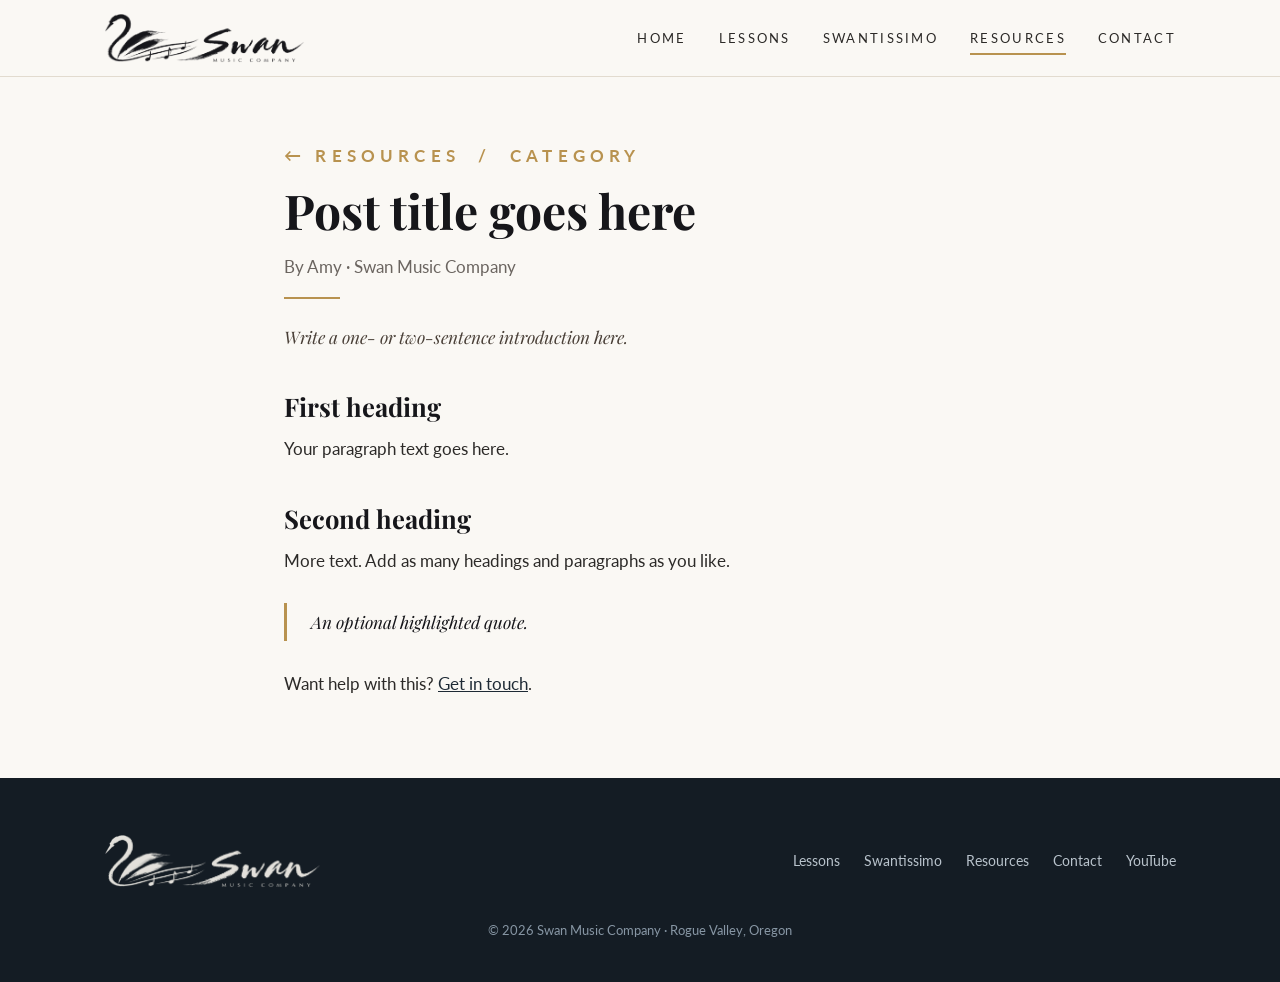
<file: resources/post-template.html>
<!DOCTYPE html>
<!-- POST TEMPLATE: copy this file, rename it (e.g. my-new-post.html), then replace the placeholder text. -->
<html lang="en">
<head>
  <meta charset="UTF-8" />
  <meta name="viewport" content="width=device-width, initial-scale=1.0" />
  <title>POST TITLE | Swan Music Company</title>
  <meta name="description" content="One-sentence summary of the post." />
  <link rel="icon" type="image/png" href="../images/logo-stacked.png" />
  <link rel="preconnect" href="https://fonts.googleapis.com" />
  <link rel="preconnect" href="https://fonts.gstatic.com" crossorigin />
  <link href="https://fonts.googleapis.com/css2?family=Playfair+Display:ital,wght@0,400;0,700;1,400&family=Lato:wght@300;400;700&display=swap" rel="stylesheet" />
  <link rel="stylesheet" href="../css/site.css" />
</head>
<body>

  <header class="site-header">
    <div class="container">
      <a class="brand" href="../index.html"><img src="../images/logo-horizontal.png" alt="Swan Music Company" /></a>
      <button class="nav-toggle" aria-label="Menu" aria-expanded="false"><span></span></button>
      <ul class="nav-links">
        <li><a href="../index.html">Home</a></li>
        <li><a href="../lessons.html">Lessons</a></li>
        <li><a href="../swantissimo.html">Swantissimo</a></li>
        <li><a href="../resources.html" aria-current="page">Resources</a></li>
        <li><a href="../contact.html">Contact</a></li>
      </ul>
    </div>
  </header>

  <article class="article">
    <div class="container container-narrow">
      <p class="eyebrow"><a href="../resources.html" style="color: inherit; text-decoration: none;">&larr; Resources</a> &nbsp;/&nbsp; Category</p>
      <h1 style="font-size: clamp(2rem, 5vw, 3rem);">Post title goes here</h1>
      <p class="article-meta">By Amy &middot; Swan Music Company</p>
      <div class="divider" style="margin-left: 0;"></div>

      <p class="lead">Write a one- or two-sentence introduction here.</p>

      <h2>First heading</h2>
      <p>Your paragraph text goes here.</p>

      <h2>Second heading</h2>
      <p>More text. Add as many headings and paragraphs as you like.</p>

      <p class="pull">An optional highlighted quote.</p>

      <p>Want help with this? <a href="../contact.html">Get in touch</a>.</p>
    </div>
  </article>

  <footer class="site-footer">
    <div class="container">
      <div class="footer-inner">
        <img src="../images/logo-horizontal-white.png" alt="Swan Music Company" />
        <ul class="footer-links">
          <li><a href="../lessons.html">Lessons</a></li>
          <li><a href="../swantissimo.html">Swantissimo</a></li>
          <li><a href="../resources.html">Resources</a></li>
          <li><a href="../contact.html">Contact</a></li>
          <li><a href="https://www.youtube.com/@swanmusiccompany" target="_blank" rel="noopener noreferrer">YouTube</a></li>
        </ul>
      </div>
      <p class="copyright">&copy; <span data-year>2026</span> Swan Music Company &middot; Rogue Valley, Oregon</p>
    </div>
  </footer>

  <script src="../js/site.js"></script>
</body>
</html>
</file>
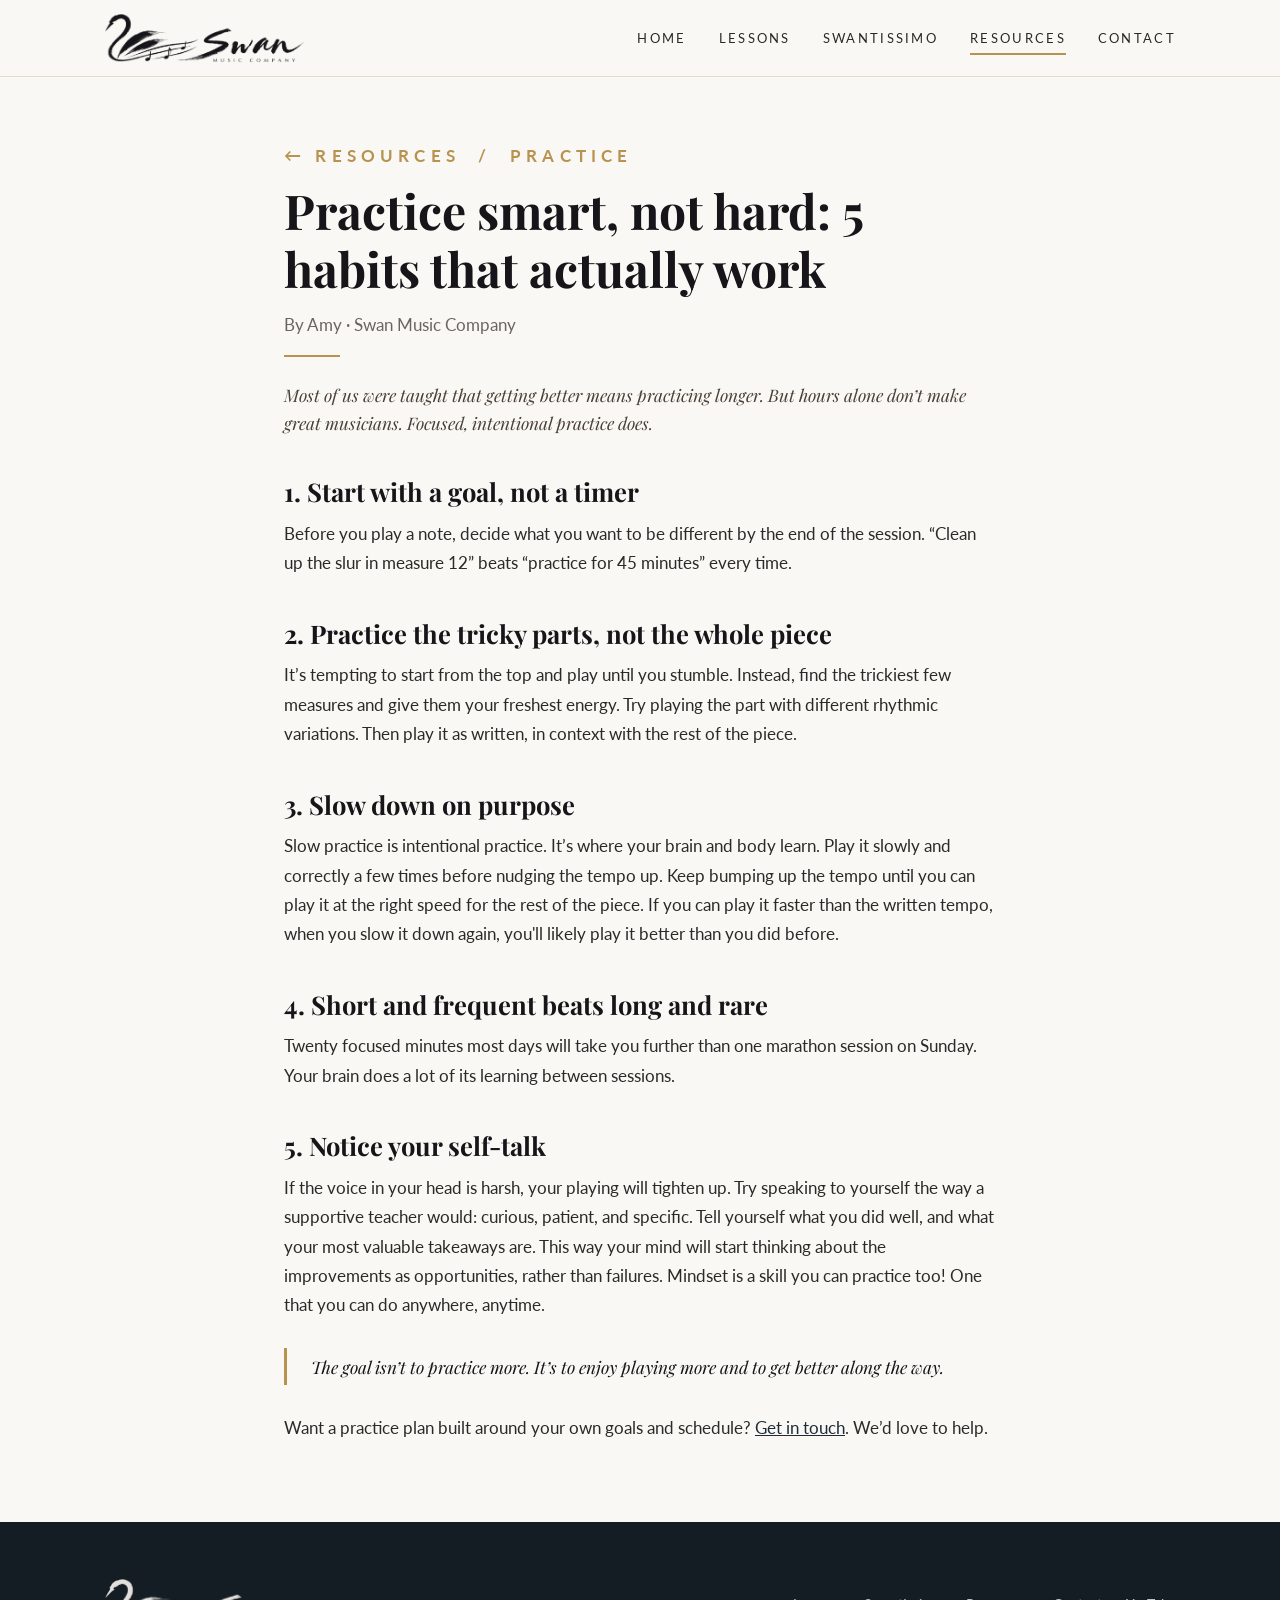
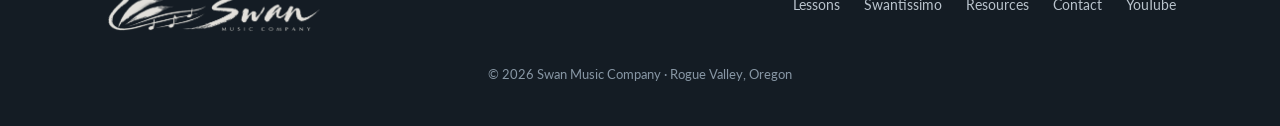
<file: resources/practice-smart-not-hard.html>
<!DOCTYPE html>
<html lang="en">
<head>
  <meta charset="UTF-8" />
  <meta name="viewport" content="width=device-width, initial-scale=1.0" />
  <title>Practice Smart, Not Hard | Swan Music Company</title>
  <meta name="description" content="Five practice habits that get better results in less time." />
  <link rel="icon" type="image/png" href="../images/logo-stacked.png" />
  <link rel="preconnect" href="https://fonts.googleapis.com" />
  <link rel="preconnect" href="https://fonts.gstatic.com" crossorigin />
  <link href="https://fonts.googleapis.com/css2?family=Playfair+Display:ital,wght@0,400;0,700;1,400&family=Lato:wght@300;400;700&display=swap" rel="stylesheet" />
  <link rel="stylesheet" href="../css/site.css" />
</head>
<body>

  <header class="site-header">
    <div class="container">
      <a class="brand" href="../index.html"><img src="../images/logo-horizontal.png" alt="Swan Music Company" /></a>
      <button class="nav-toggle" aria-label="Menu" aria-expanded="false"><span></span></button>
      <ul class="nav-links">
        <li><a href="../index.html">Home</a></li>
        <li><a href="../lessons.html">Lessons</a></li>
        <li><a href="../swantissimo.html">Swantissimo</a></li>
        <li><a href="../resources.html" aria-current="page">Resources</a></li>
        <li><a href="../contact.html">Contact</a></li>
      </ul>
    </div>
  </header>

  <article class="article">
    <div class="container container-narrow">
      <p class="eyebrow"><a href="../resources.html" style="color: inherit; text-decoration: none;">&larr; Resources</a> &nbsp;/&nbsp; Practice</p>
      <h1 style="font-size: clamp(2rem, 5vw, 3rem);">Practice smart, not hard: 5 habits that actually work</h1>
      <p class="article-meta">By Amy &middot; Swan Music Company</p>
      <div class="divider" style="margin-left: 0;"></div>

      <p class="lead">Most of us were taught that getting better means practicing longer. But hours alone don&rsquo;t make great musicians. Focused, intentional practice does.</p>

      <h2>1. Start with a goal, not a timer</h2>
      <p>Before you play a note, decide what you want to be different by the end of the session. &ldquo;Clean up the slur in measure 12&rdquo; beats &ldquo;practice for 45 minutes&rdquo; every time.</p>

      <h2>2. Practice the tricky parts, not the whole piece</h2>
      <p>It&rsquo;s tempting to start from the top and play until you stumble. Instead, find the trickiest few measures and give them your freshest energy. Try playing the part with different rhythmic variations. Then play it as written, in context with the rest of the piece.</p>

      <h2>3. Slow down on purpose</h2>
      <p>Slow practice is intentional practice. It&rsquo;s where your brain and body learn. Play it slowly and correctly a few times before nudging the tempo up. Keep bumping up the tempo until you can play it at the right speed for the rest of the piece. If you can play it faster than the written tempo, when you slow it down again, you'll likely play it better than you did before.</p>

      <h2>4. Short and frequent beats long and rare</h2>
      <p>Twenty focused minutes most days will take you further than one marathon session on Sunday. Your brain does a lot of its learning between sessions.</p>

      <h2>5. Notice your self-talk</h2>
      <p>If the voice in your head is harsh, your playing will tighten up. Try speaking to yourself the way a supportive teacher would: curious, patient, and specific. Tell yourself what you did well, and what your most valuable takeaways are. This way your mind will start thinking about the improvements as opportunities, rather than failures. Mindset is a skill you can practice too! One that you can do anywhere, anytime.</p>

      <p class="pull">The goal isn&rsquo;t to practice more. It&rsquo;s to enjoy playing more and to get better along the way.</p>

      <p>Want a practice plan built around your own goals and schedule? <a href="../contact.html">Get in touch</a>. We&rsquo;d love to help.</p>
    </div>
  </article>

  <footer class="site-footer">
    <div class="container">
      <div class="footer-inner">
        <img src="../images/logo-horizontal-white.png" alt="Swan Music Company" />
        <ul class="footer-links">
          <li><a href="../lessons.html">Lessons</a></li>
          <li><a href="../swantissimo.html">Swantissimo</a></li>
          <li><a href="../resources.html">Resources</a></li>
          <li><a href="../contact.html">Contact</a></li>
          <li><a href="https://www.youtube.com/@swanmusiccompany" target="_blank" rel="noopener noreferrer">YouTube</a></li>
        </ul>
      </div>
      <p class="copyright">&copy; <span data-year>2026</span> Swan Music Company &middot; Rogue Valley, Oregon</p>
    </div>
  </footer>

  <script src="../js/site.js"></script>
</body>
</html>
</file>
<file: css/site.css>
/* ── Swan Music Company: shared styles ── */

:root {
  --ink: #16161a;
  --navy: #1e2a35;
  --navy-deep: #141c24;
  --paper: #faf8f4;
  --paper-warm: #f3eee5;
  --brass: #b8924f;
  --brass-light: #d9bf8c;
  --text: #2c2a28;
  --muted: #6b6560;
  --line: #e2dbcf;
  --radius: 6px;
  --shadow: 0 8px 30px rgba(20, 28, 36, 0.10);
}

*, *::before, *::after { box-sizing: border-box; margin: 0; padding: 0; }

html { scroll-behavior: smooth; }

body {
  font-family: 'Lato', system-ui, sans-serif;
  color: var(--text);
  background: var(--paper);
  line-height: 1.7;
  font-size: 1.05rem;
}

img { max-width: 100%; display: block; }

a { color: var(--navy); }

h1, h2, h3, h4 {
  font-family: 'Playfair Display', Georgia, serif;
  line-height: 1.2;
  color: var(--ink);
}

h1 { font-size: clamp(2.4rem, 6vw, 4rem); }
h2 { font-size: clamp(1.9rem, 4vw, 2.6rem); margin-bottom: 0.5rem; }
h3 { font-size: 1.3rem; margin-bottom: 0.6rem; }

p { margin-bottom: 1rem; }
p:last-child { margin-bottom: 0; }

.eyebrow {
  font-size: 0.8rem;
  letter-spacing: 0.3em;
  text-transform: uppercase;
  color: var(--brass);
  font-weight: 700;
  margin-bottom: 0.75rem;
}

.lead {
  font-family: 'Playfair Display', Georgia, serif;
  font-style: italic;
  font-size: 1.25rem;
  line-height: 1.6;
  color: #4a4038;
}

/* ── Layout ── */
.container { max-width: 1120px; margin: 0 auto; padding: 0 1.5rem; }
.container-narrow { max-width: 760px; }

.section { padding: 5.5rem 0; }
.section-warm { background: var(--paper-warm); }
.section-dark { background: var(--navy); color: #d9d2c6; }
.section-dark h2, .section-dark h3 { color: #f5efe5; }

.section-head { text-align: center; max-width: 680px; margin: 0 auto 3rem; }

.divider {
  width: 56px;
  height: 2px;
  background: var(--brass);
  margin: 1rem auto 1.5rem;
}

.grid-2 { display: grid; grid-template-columns: 1fr 1fr; gap: 3.5rem; align-items: center; }
.grid-3 { display: grid; grid-template-columns: repeat(3, 1fr); gap: 1.75rem; }

/* ── Header / Nav ── */
.site-header {
  position: sticky;
  top: 0;
  z-index: 100;
  background: rgba(250, 248, 244, 0.96);
  backdrop-filter: blur(6px);
  border-bottom: 1px solid var(--line);
}

.site-header .container {
  display: flex;
  align-items: center;
  justify-content: space-between;
  height: 76px;
}

.brand img { height: 50px; width: auto; }

.nav-links { display: flex; gap: 2rem; list-style: none; }

.nav-links a {
  text-decoration: none;
  color: var(--text);
  font-size: 0.8rem;
  letter-spacing: 0.18em;
  text-transform: uppercase;
  padding: 0.4rem 0;
  border-bottom: 2px solid transparent;
  transition: color 0.2s, border-color 0.2s;
}

.nav-links a:hover { color: var(--brass); }
.nav-links a[aria-current="page"] { border-bottom-color: var(--brass); }

.nav-toggle {
  display: none;
  background: none;
  border: 0;
  width: 44px;
  height: 44px;
  cursor: pointer;
  color: var(--ink);
}

.nav-toggle span,
.nav-toggle span::before,
.nav-toggle span::after {
  display: block;
  width: 24px;
  height: 2px;
  background: currentColor;
  margin: 0 auto;
  position: relative;
  transition: transform 0.2s;
}
.nav-toggle span::before, .nav-toggle span::after { content: ''; position: absolute; left: 0; }
.nav-toggle span::before { top: -7px; }
.nav-toggle span::after { top: 7px; }

/* ── Buttons ── */
.btn {
  display: inline-block;
  padding: 0.85rem 2rem;
  background: var(--navy);
  color: #fff;
  text-decoration: none;
  font-size: 0.82rem;
  letter-spacing: 0.18em;
  text-transform: uppercase;
  border: 2px solid var(--navy);
  border-radius: 2px;
  cursor: pointer;
  font-family: inherit;
  transition: background 0.2s, color 0.2s, border-color 0.2s;
}
.btn:hover { background: var(--brass); border-color: var(--brass); }

.btn-outline { background: transparent; color: var(--navy); }
.btn-outline:hover { color: #fff; }

.btn-light { background: transparent; border-color: var(--brass-light); color: var(--brass-light); }
.btn-light:hover { background: var(--brass-light); color: var(--navy); }

.btn-row { display: flex; gap: 1rem; flex-wrap: wrap; }

/* ── Home hero ── */
.hero {
  padding: 5rem 0 5.5rem;
  text-align: center;
  background:
    radial-gradient(ellipse at 50% 0%, rgba(184, 146, 79, 0.10), transparent 60%),
    var(--paper);
}

.hero-logo { width: min(400px, 80%); margin: 0 auto 2.25rem; }

.hero h1 {
  font-size: clamp(1.9rem, 4.5vw, 3rem);
  font-weight: 400;
  font-style: italic;
  max-width: 820px;
  margin: 0 auto 1.25rem;
}

.hero p { max-width: 640px; margin: 0 auto 2rem; color: var(--muted); font-size: 1.1rem; }
.hero .btn-row { justify-content: center; }

/* ── Page hero (inner pages) ── */
.page-hero {
  padding: 4.5rem 0 3.5rem;
  text-align: center;
  background: var(--paper-warm);
  border-bottom: 1px solid var(--line);
}
.page-hero p { max-width: 640px; margin: 1rem auto 0; color: var(--muted); font-size: 1.1rem; }

/* ── Stats strip ── */
.stats {
  display: grid;
  grid-template-columns: repeat(3, 1fr);
  text-align: center;
  gap: 1rem;
}
.stat-num {
  font-family: 'Playfair Display', Georgia, serif;
  font-size: clamp(2.4rem, 5vw, 3.4rem);
  color: var(--brass-light);
  line-height: 1;
}
.stat-label {
  font-size: 0.8rem;
  letter-spacing: 0.18em;
  text-transform: uppercase;
  margin-top: 0.6rem;
}

/* ── Cards ── */
.card {
  background: #fff;
  border: 1px solid var(--line);
  border-radius: var(--radius);
  padding: 2rem;
  box-shadow: var(--shadow);
}
.card .icon {
  font-size: 1.8rem;
  color: var(--brass);
  line-height: 1;
  margin-bottom: 0.9rem;
}
.card p { color: var(--muted); }

.section-dark .card {
  background: rgba(255, 255, 255, 0.05);
  border-color: rgba(255, 255, 255, 0.1);
  box-shadow: none;
}
.section-dark .card p { color: #c4bcb0; }

/* ── Photo ── */
.photo {
  border-radius: var(--radius);
  box-shadow: var(--shadow);
  filter: contrast(1.04);
}

/* ── Quote / pull ── */
.pull {
  border-left: 3px solid var(--brass);
  padding: 0.25rem 0 0.25rem 1.5rem;
  margin: 1.75rem 0;
  font-family: 'Playfair Display', Georgia, serif;
  font-style: italic;
  font-size: 1.3rem;
  color: var(--ink);
}

/* ── Checklist ── */
.checklist { list-style: none; margin: 1rem 0 1.5rem; }
.checklist li { padding-left: 1.8rem; position: relative; margin-bottom: 0.6rem; }
.checklist li::before {
  content: '♪';
  position: absolute;
  left: 0;
  color: var(--brass);
  font-weight: 700;
}

/* ── Pricing ── */
.pricing { display: grid; grid-template-columns: 1fr 1fr; gap: 2rem; max-width: 880px; margin: 0 auto; }
.price-card { text-align: center; padding: 2.5rem 2rem; }
.price-card h3 { font-size: 1.6rem; }
.price-card .who { color: var(--muted); font-size: 0.95rem; margin-bottom: 1.75rem; }
.price-row {
  display: flex;
  justify-content: space-between;
  align-items: baseline;
  padding: 1rem 0;
  border-top: 1px solid var(--line);
}
.price-row:last-of-type { border-bottom: 1px solid var(--line); margin-bottom: 1.75rem; }
.price-row .len { font-size: 0.85rem; letter-spacing: 0.15em; text-transform: uppercase; }
.price-row .amt { font-family: 'Playfair Display', Georgia, serif; font-size: 2rem; color: var(--ink); }
.price-card.featured { border-top: 4px solid var(--brass); }

/* ── Resource cards ── */
.post-card { display: flex; flex-direction: column; text-decoration: none; color: inherit; transition: transform 0.2s; }
a.post-card:hover { transform: translateY(-3px); }
.post-card .tag {
  align-self: flex-start;
  font-size: 0.7rem;
  letter-spacing: 0.15em;
  text-transform: uppercase;
  color: var(--brass);
  border: 1px solid var(--brass-light);
  border-radius: 20px;
  padding: 0.2rem 0.75rem;
  margin-bottom: 1rem;
}
.post-card.soon { opacity: 0.7; border-style: dashed; box-shadow: none; background: transparent; }

/* ── Article ── */
.article { padding: 4rem 0 5rem; }
.article h2 { font-size: 1.6rem; margin: 2.5rem 0 0.75rem; }
.article p, .article li { font-size: 1.08rem; }
.article ol, .article ul { margin: 0 0 1rem 1.4rem; }
.article li { margin-bottom: 0.5rem; }
.article-meta { color: var(--muted); font-size: 0.9rem; margin-top: 0.75rem; }

/* ── Forms ── */
.form { display: grid; gap: 1.25rem; }
.form-row { display: grid; grid-template-columns: 1fr 1fr; gap: 1.25rem; }
.form label { display: block; font-size: 0.8rem; letter-spacing: 0.12em; text-transform: uppercase; margin-bottom: 0.4rem; font-weight: 700; }
.form input, .form select, .form textarea {
  width: 100%;
  padding: 0.8rem 1rem;
  font: inherit;
  color: var(--text);
  background: #fff;
  border: 1px solid var(--line);
  border-radius: 4px;
}
.form input:focus, .form select:focus, .form textarea:focus {
  outline: 2px solid var(--brass-light);
  border-color: var(--brass);
}
.form textarea { min-height: 160px; resize: vertical; }
.form-note { font-size: 0.9rem; color: var(--muted); }
.form-status { font-weight: 700; color: var(--navy); }

/* ── Swantissimo ── */
.duo-hero {
  min-height: 78vh;
  display: flex;
  align-items: center;
  justify-content: center;
  text-align: center;
  color: #fff;
  background:
    linear-gradient(to bottom, rgba(10, 15, 20, 0.55), rgba(10, 15, 20, 0.75)),
    url('../images/swantissimo-performing.jpg') center 30% / cover no-repeat;
}
.duo-hero h1 { color: #fff; font-style: italic; font-size: clamp(3.2rem, 10vw, 6.5rem); text-shadow: 0 2px 20px rgba(0,0,0,0.5); }
.duo-hero .eyebrow { color: var(--brass-light); }
.duo-hero p { color: #ddd5c8; letter-spacing: 0.08em; margin: 0.75rem 0 2.25rem; }

.tags { display: flex; flex-wrap: wrap; gap: 0.6rem; justify-content: center; margin-top: 1.75rem; }
.tags span {
  background: rgba(200, 169, 110, 0.15);
  border: 1px solid rgba(200, 169, 110, 0.35);
  color: var(--brass-light);
  padding: 0.35rem 0.9rem;
  border-radius: 20px;
  font-size: 0.75rem;
  letter-spacing: 0.08em;
  text-transform: uppercase;
}

.instagram-btn {
  display: inline-flex;
  align-items: center;
  gap: 0.65rem;
  padding: 0.9rem 2rem;
  background: linear-gradient(135deg, #833ab4, #fd1d1d, #fcb045);
  color: #fff;
  text-decoration: none;
  border-radius: 6px;
  font-weight: 700;
  box-shadow: 0 4px 16px rgba(0,0,0,0.15);
  transition: transform 0.2s;
}
.instagram-btn:hover { transform: translateY(-2px); }

/* ── CTA band ── */
.cta { text-align: center; }
.cta p { max-width: 600px; margin: 0 auto 2rem; }
.cta .btn-row { justify-content: center; }

/* ── Footer ── */
.site-footer {
  background: var(--navy-deep);
  color: #8796a4;
  padding: 3.5rem 0 2.5rem;
  font-size: 0.9rem;
}
.footer-inner { display: flex; justify-content: space-between; align-items: center; gap: 2rem; flex-wrap: wrap; }
.footer-inner img { height: 54px; width: auto; opacity: 0.9; }
.footer-links { display: flex; gap: 1.5rem; list-style: none; flex-wrap: wrap; }
.footer-links a { color: #b9c3cc; text-decoration: none; }
.footer-links a:hover { color: var(--brass-light); }
.copyright { margin-top: 2rem; font-size: 0.8rem; text-align: center; }

/* ── Responsive ── */
@media (max-width: 880px) {
  .grid-2, .grid-3, .pricing { grid-template-columns: 1fr; gap: 2rem; }
  .section { padding: 4rem 0; }

  .nav-toggle { display: block; }
  .nav-links {
    display: none;
    position: absolute;
    top: 76px;
    left: 0;
    right: 0;
    flex-direction: column;
    gap: 0;
    background: var(--paper);
    border-bottom: 1px solid var(--line);
    padding: 0.5rem 1.5rem 1rem;
  }
  .nav-links.open { display: flex; }
  .nav-links a { display: block; padding: 0.85rem 0; }
}

@media (max-width: 560px) {
  .container { padding: 0 1rem; }
  .stats { grid-template-columns: 1fr; gap: 2rem; }
  .form-row { grid-template-columns: 1fr; }
  .brand img { height: 38px; }
  .footer-inner { flex-direction: column; text-align: center; }
}
</file>
